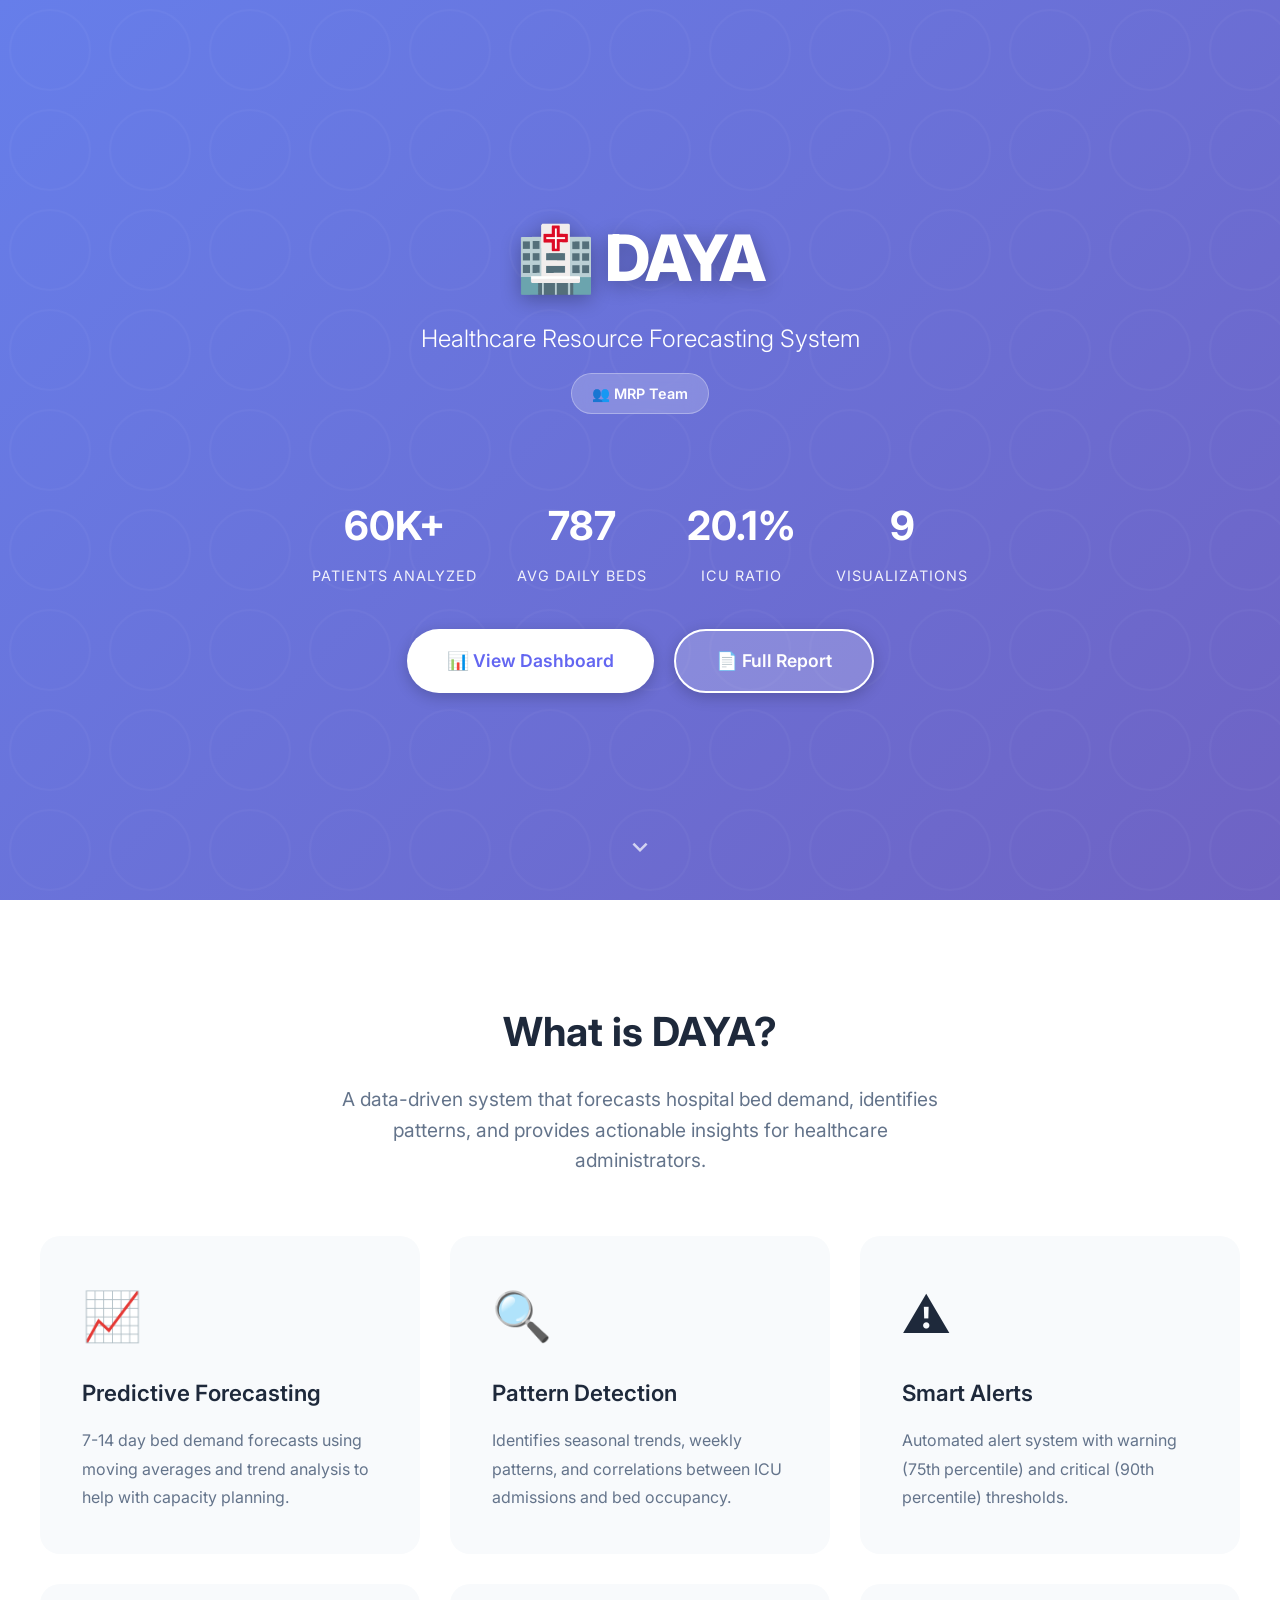
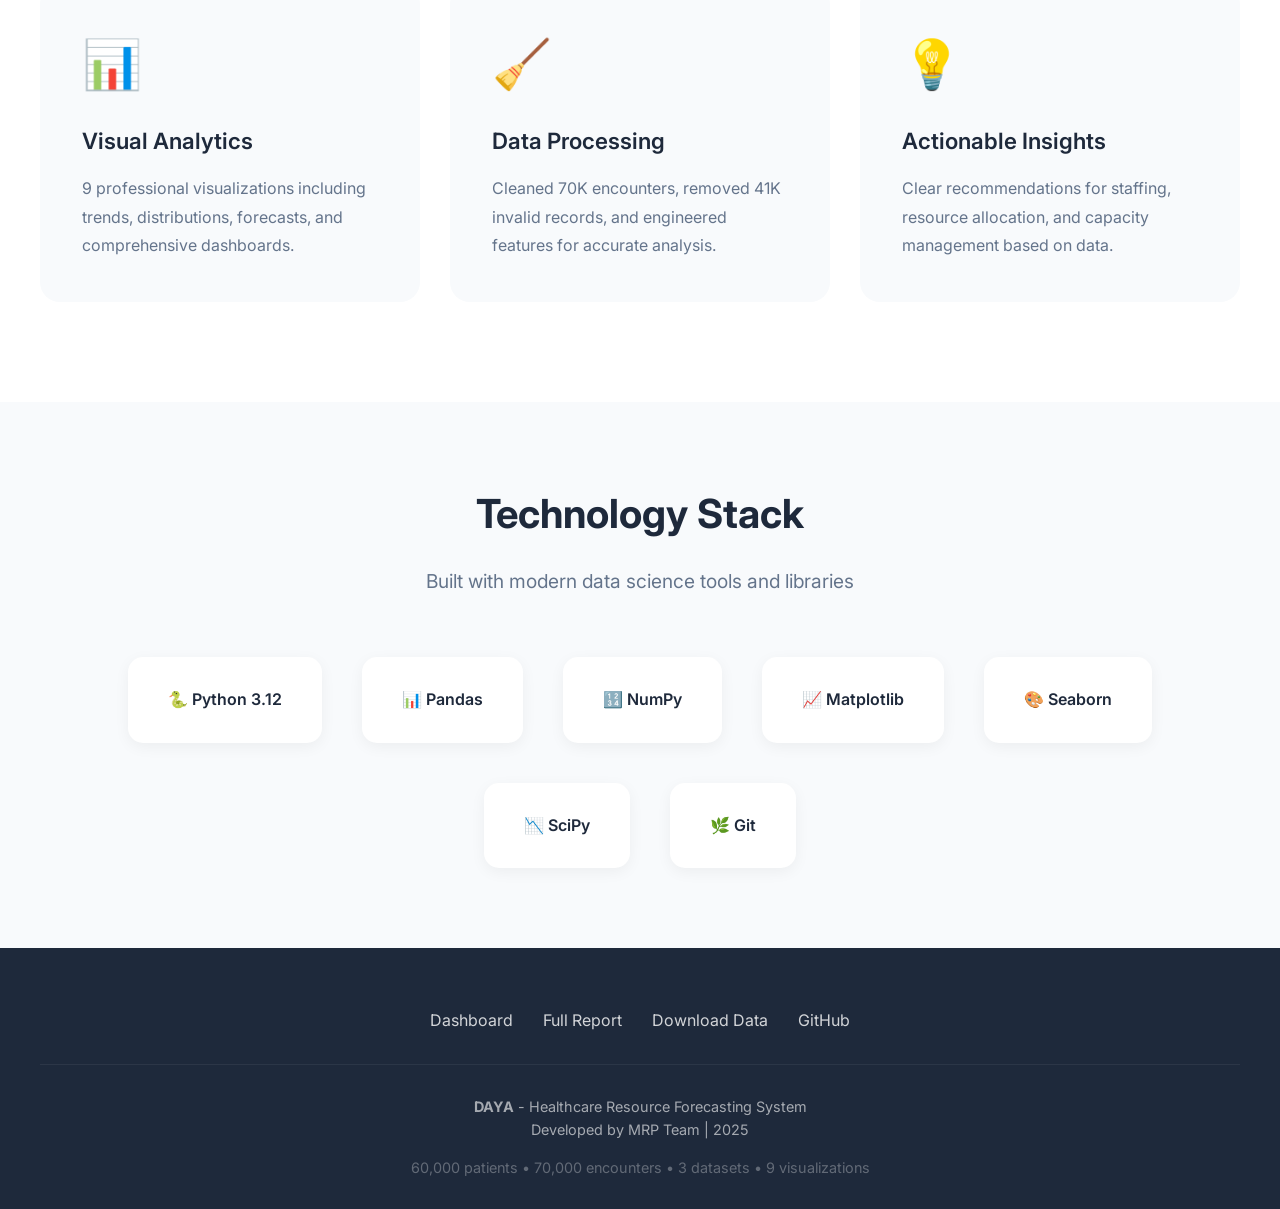
<file: index.html>
<!DOCTYPE html>
<html lang="en">
<head>
    <meta charset="UTF-8">
    <meta name="viewport" content="width=device-width, initial-scale=1.0">
    <title>DAYA - Healthcare Resource Forecasting | MRP Team</title>
    <link href="https://fonts.googleapis.com/css2?family=Inter:wght@300;400;500;600;700;800&display=swap" rel="stylesheet">
    <style>
        * {
            margin: 0;
            padding: 0;
            box-sizing: border-box;
        }
        
        :root {
            --primary: #6366f1;
            --primary-dark: #4f46e5;
            --secondary: #8b5cf6;
            --accent: #ec4899;
            --success: #10b981;
            --warning: #f59e0b;
            --danger: #ef4444;
            --dark: #1e293b;
            --light: #f8fafc;
            --gray: #64748b;
        }
        
        body {
            font-family: 'Inter', -apple-system, BlinkMacSystemFont, sans-serif;
            background: linear-gradient(135deg, #667eea 0%, #764ba2 100%);
            color: var(--dark);
            line-height: 1.6;
            overflow-x: hidden;
        }
        
        /* Hero Section */
        .hero {
            min-height: 100vh;
            display: flex;
            align-items: center;
            justify-content: center;
            text-align: center;
            color: white;
            padding: 40px 20px;
            position: relative;
            overflow: hidden;
        }
        
        .hero::before {
            content: '';
            position: absolute;
            top: 0;
            left: 0;
            right: 0;
            bottom: 0;
            background: url('data:image/svg+xml,<svg width="100" height="100" xmlns="http://www.w3.org/2000/svg"><rect width="100" height="100" fill="none"/><circle cx="50" cy="50" r="40" stroke="rgba(255,255,255,0.1)" stroke-width="2" fill="none"/></svg>');
            opacity: 0.3;
            animation: float 20s infinite linear;
        }
        
        @keyframes float {
            from { transform: translateY(0); }
            to { transform: translateY(-100px); }
        }
        
        .hero-content {
            position: relative;
            z-index: 1;
            max-width: 900px;
        }
        
        .logo {
            font-size: 4em;
            font-weight: 800;
            margin-bottom: 10px;
            letter-spacing: -2px;
            text-shadow: 0 4px 20px rgba(0,0,0,0.3);
            animation: fadeInDown 1s ease;
        }
        
        .tagline {
            font-size: 1.5em;
            font-weight: 300;
            margin-bottom: 15px;
            opacity: 0.95;
            animation: fadeInUp 1s ease 0.2s both;
        }
        
        .team-badge {
            display: inline-block;
            background: rgba(255,255,255,0.2);
            backdrop-filter: blur(10px);
            padding: 8px 20px;
            border-radius: 50px;
            font-size: 0.9em;
            font-weight: 600;
            margin-bottom: 40px;
            border: 1px solid rgba(255,255,255,0.3);
            animation: fadeInUp 1s ease 0.4s both;
        }
        
        .stats-row {
            display: flex;
            justify-content: center;
            gap: 40px;
            margin: 40px 0;
            flex-wrap: wrap;
            animation: fadeInUp 1s ease 0.6s both;
        }
        
        .stat-item {
            text-align: center;
        }
        
        .stat-value {
            font-size: 2.5em;
            font-weight: 700;
            display: block;
            margin-bottom: 5px;
        }
        
        .stat-label {
            font-size: 0.9em;
            opacity: 0.9;
            text-transform: uppercase;
            letter-spacing: 1px;
        }
        
        .cta-buttons {
            display: flex;
            gap: 20px;
            justify-content: center;
            margin-top: 40px;
            flex-wrap: wrap;
            animation: fadeInUp 1s ease 0.8s both;
        }
        
        .btn {
            padding: 16px 40px;
            border-radius: 50px;
            text-decoration: none;
            font-weight: 600;
            font-size: 1.1em;
            transition: all 0.3s ease;
            display: inline-flex;
            align-items: center;
            gap: 10px;
            box-shadow: 0 4px 15px rgba(0,0,0,0.2);
        }
        
        .btn-primary {
            background: white;
            color: var(--primary);
        }
        
        .btn-primary:hover {
            transform: translateY(-2px);
            box-shadow: 0 6px 25px rgba(0,0,0,0.3);
        }
        
        .btn-secondary {
            background: rgba(255,255,255,0.2);
            color: white;
            border: 2px solid white;
            backdrop-filter: blur(10px);
        }
        
        .btn-secondary:hover {
            background: rgba(255,255,255,0.3);
            transform: translateY(-2px);
        }
        
        /* Scroll Indicator */
        .scroll-indicator {
            position: absolute;
            bottom: 30px;
            left: 50%;
            transform: translateX(-50%);
            animation: bounce 2s infinite;
        }
        
        @keyframes bounce {
            0%, 20%, 50%, 80%, 100% { transform: translateX(-50%) translateY(0); }
            40% { transform: translateX(-50%) translateY(-10px); }
            60% { transform: translateX(-50%) translateY(-5px); }
        }
        
        .scroll-indicator svg {
            width: 30px;
            height: 30px;
            opacity: 0.7;
        }
        
        /* Features Section */
        .features {
            background: white;
            padding: 100px 40px;
        }
        
        .container {
            max-width: 1200px;
            margin: 0 auto;
        }
        
        .section-title {
            text-align: center;
            font-size: 2.5em;
            font-weight: 700;
            margin-bottom: 20px;
            color: var(--dark);
        }
        
        .section-subtitle {
            text-align: center;
            font-size: 1.2em;
            color: var(--gray);
            margin-bottom: 60px;
            max-width: 600px;
            margin-left: auto;
            margin-right: auto;
        }
        
        .features-grid {
            display: grid;
            grid-template-columns: repeat(auto-fit, minmax(300px, 1fr));
            gap: 30px;
            margin-top: 60px;
        }
        
        .feature-card {
            background: var(--light);
            padding: 40px;
            border-radius: 20px;
            transition: all 0.3s ease;
            border: 2px solid transparent;
        }
        
        .feature-card:hover {
            transform: translateY(-5px);
            box-shadow: 0 10px 40px rgba(0,0,0,0.1);
            border-color: var(--primary);
        }
        
        .feature-icon {
            font-size: 3em;
            margin-bottom: 20px;
        }
        
        .feature-title {
            font-size: 1.4em;
            font-weight: 600;
            margin-bottom: 15px;
            color: var(--dark);
        }
        
        .feature-desc {
            color: var(--gray);
            line-height: 1.8;
        }
        
        /* Tech Stack */
        .tech-stack {
            background: var(--light);
            padding: 80px 40px;
        }
        
        .tech-grid {
            display: flex;
            justify-content: center;
            gap: 40px;
            flex-wrap: wrap;
            margin-top: 40px;
        }
        
        .tech-item {
            background: white;
            padding: 30px 40px;
            border-radius: 15px;
            box-shadow: 0 4px 15px rgba(0,0,0,0.05);
            font-weight: 600;
            color: var(--dark);
            transition: all 0.3s ease;
        }
        
        .tech-item:hover {
            transform: translateY(-5px);
            box-shadow: 0 8px 25px rgba(0,0,0,0.1);
            color: var(--primary);
        }
        
        /* Footer */
        footer {
            background: var(--dark);
            color: white;
            padding: 60px 40px 30px;
            text-align: center;
        }
        
        .footer-content {
            max-width: 1200px;
            margin: 0 auto;
        }
        
        .footer-links {
            display: flex;
            justify-content: center;
            gap: 30px;
            margin-bottom: 30px;
            flex-wrap: wrap;
        }
        
        .footer-links a {
            color: rgba(255,255,255,0.8);
            text-decoration: none;
            transition: color 0.3s;
        }
        
        .footer-links a:hover {
            color: white;
        }
        
        .copyright {
            opacity: 0.6;
            font-size: 0.9em;
            margin-top: 30px;
            padding-top: 30px;
            border-top: 1px solid rgba(255,255,255,0.1);
        }
        
        /* Animations */
        @keyframes fadeInDown {
            from {
                opacity: 0;
                transform: translateY(-30px);
            }
            to {
                opacity: 1;
                transform: translateY(0);
            }
        }
        
        @keyframes fadeInUp {
            from {
                opacity: 0;
                transform: translateY(30px);
            }
            to {
                opacity: 1;
                transform: translateY(0);
            }
        }
        
        /* Responsive */
        @media (max-width: 768px) {
            .logo {
                font-size: 2.5em;
            }
            
            .tagline {
                font-size: 1.2em;
            }
            
            .stats-row {
                gap: 20px;
            }
            
            .stat-value {
                font-size: 2em;
            }
            
            .cta-buttons {
                flex-direction: column;
                align-items: stretch;
            }
            
            .btn {
                justify-content: center;
            }
        }
    </style>
</head>
<body>
    <!-- Hero Section -->
    <section class="hero">
        <div class="hero-content">
            <div class="logo">🏥 DAYA</div>
            <div class="tagline">Healthcare Resource Forecasting System</div>
            <div class="team-badge">👥 MRP Team</div>
            
            <div class="stats-row">
                <div class="stat-item">
                    <span class="stat-value">60K+</span>
                    <span class="stat-label">Patients Analyzed</span>
                </div>
                <div class="stat-item">
                    <span class="stat-value">787</span>
                    <span class="stat-label">Avg Daily Beds</span>
                </div>
                <div class="stat-item">
                    <span class="stat-value">20.1%</span>
                    <span class="stat-label">ICU Ratio</span>
                </div>
                <div class="stat-item">
                    <span class="stat-value">9</span>
                    <span class="stat-label">Visualizations</span>
                </div>
            </div>
            
            <div class="cta-buttons">
                <a href="view_dashboard.html" class="btn btn-primary">
                    📊 View Dashboard
                </a>
                <a href="PROJECT_REPORT.html" class="btn btn-secondary">
                    📄 Full Report
                </a>
            </div>
        </div>
        
        <div class="scroll-indicator">
            <svg fill="white" viewBox="0 0 24 24">
                <path d="M7.41 8.59L12 13.17l4.59-4.58L18 10l-6 6-6-6 1.41-1.41z"/>
            </svg>
        </div>
    </section>
    
    <!-- Features Section -->
    <section class="features">
        <div class="container">
            <h2 class="section-title">What is DAYA?</h2>
            <p class="section-subtitle">
                A data-driven system that forecasts hospital bed demand, identifies patterns, 
                and provides actionable insights for healthcare administrators.
            </p>
            
            <div class="features-grid">
                <div class="feature-card">
                    <div class="feature-icon">📈</div>
                    <h3 class="feature-title">Predictive Forecasting</h3>
                    <p class="feature-desc">
                        7-14 day bed demand forecasts using moving averages and trend analysis 
                        to help with capacity planning.
                    </p>
                </div>
                
                <div class="feature-card">
                    <div class="feature-icon">🔍</div>
                    <h3 class="feature-title">Pattern Detection</h3>
                    <p class="feature-desc">
                        Identifies seasonal trends, weekly patterns, and correlations between 
                        ICU admissions and bed occupancy.
                    </p>
                </div>
                
                <div class="feature-card">
                    <div class="feature-icon">⚠️</div>
                    <h3 class="feature-title">Smart Alerts</h3>
                    <p class="feature-desc">
                        Automated alert system with warning (75th percentile) and critical 
                        (90th percentile) thresholds.
                    </p>
                </div>
                
                <div class="feature-card">
                    <div class="feature-icon">📊</div>
                    <h3 class="feature-title">Visual Analytics</h3>
                    <p class="feature-desc">
                        9 professional visualizations including trends, distributions, forecasts, 
                        and comprehensive dashboards.
                    </p>
                </div>
                
                <div class="feature-card">
                    <div class="feature-icon">🧹</div>
                    <h3 class="feature-title">Data Processing</h3>
                    <p class="feature-desc">
                        Cleaned 70K encounters, removed 41K invalid records, and engineered 
                        features for accurate analysis.
                    </p>
                </div>
                
                <div class="feature-card">
                    <div class="feature-icon">💡</div>
                    <h3 class="feature-title">Actionable Insights</h3>
                    <p class="feature-desc">
                        Clear recommendations for staffing, resource allocation, and capacity 
                        management based on data.
                    </p>
                </div>
            </div>
        </div>
    </section>
    
    <!-- Tech Stack -->
    <section class="tech-stack">
        <div class="container">
            <h2 class="section-title">Technology Stack</h2>
            <p class="section-subtitle">
                Built with modern data science tools and libraries
            </p>
            
            <div class="tech-grid">
                <div class="tech-item">🐍 Python 3.12</div>
                <div class="tech-item">📊 Pandas</div>
                <div class="tech-item">🔢 NumPy</div>
                <div class="tech-item">📈 Matplotlib</div>
                <div class="tech-item">🎨 Seaborn</div>
                <div class="tech-item">📉 SciPy</div>
                <div class="tech-item">🌿 Git</div>
            </div>
        </div>
    </section>
    
    <!-- Footer -->
    <footer>
        <div class="footer-content">
            <div class="footer-links">
                <a href="view_dashboard.html">Dashboard</a>
                <a href="PROJECT_REPORT.html">Full Report</a>
                <a href="data/processed/daily_bed_occupancy.csv" download>Download Data</a>
                <a href="https://github.com/kalviumcommunity/S72_0326_MRP_Python_DAYA" target="_blank">GitHub</a>
            </div>
            
            <div class="copyright">
                <p><strong>DAYA</strong> - Healthcare Resource Forecasting System</p>
                <p>Developed by MRP Team | 2025</p>
                <p style="margin-top: 15px; opacity: 0.5;">
                    60,000 patients • 70,000 encounters • 3 datasets • 9 visualizations
                </p>
            </div>
        </div>
    </footer>
</body>
</html>
</file>
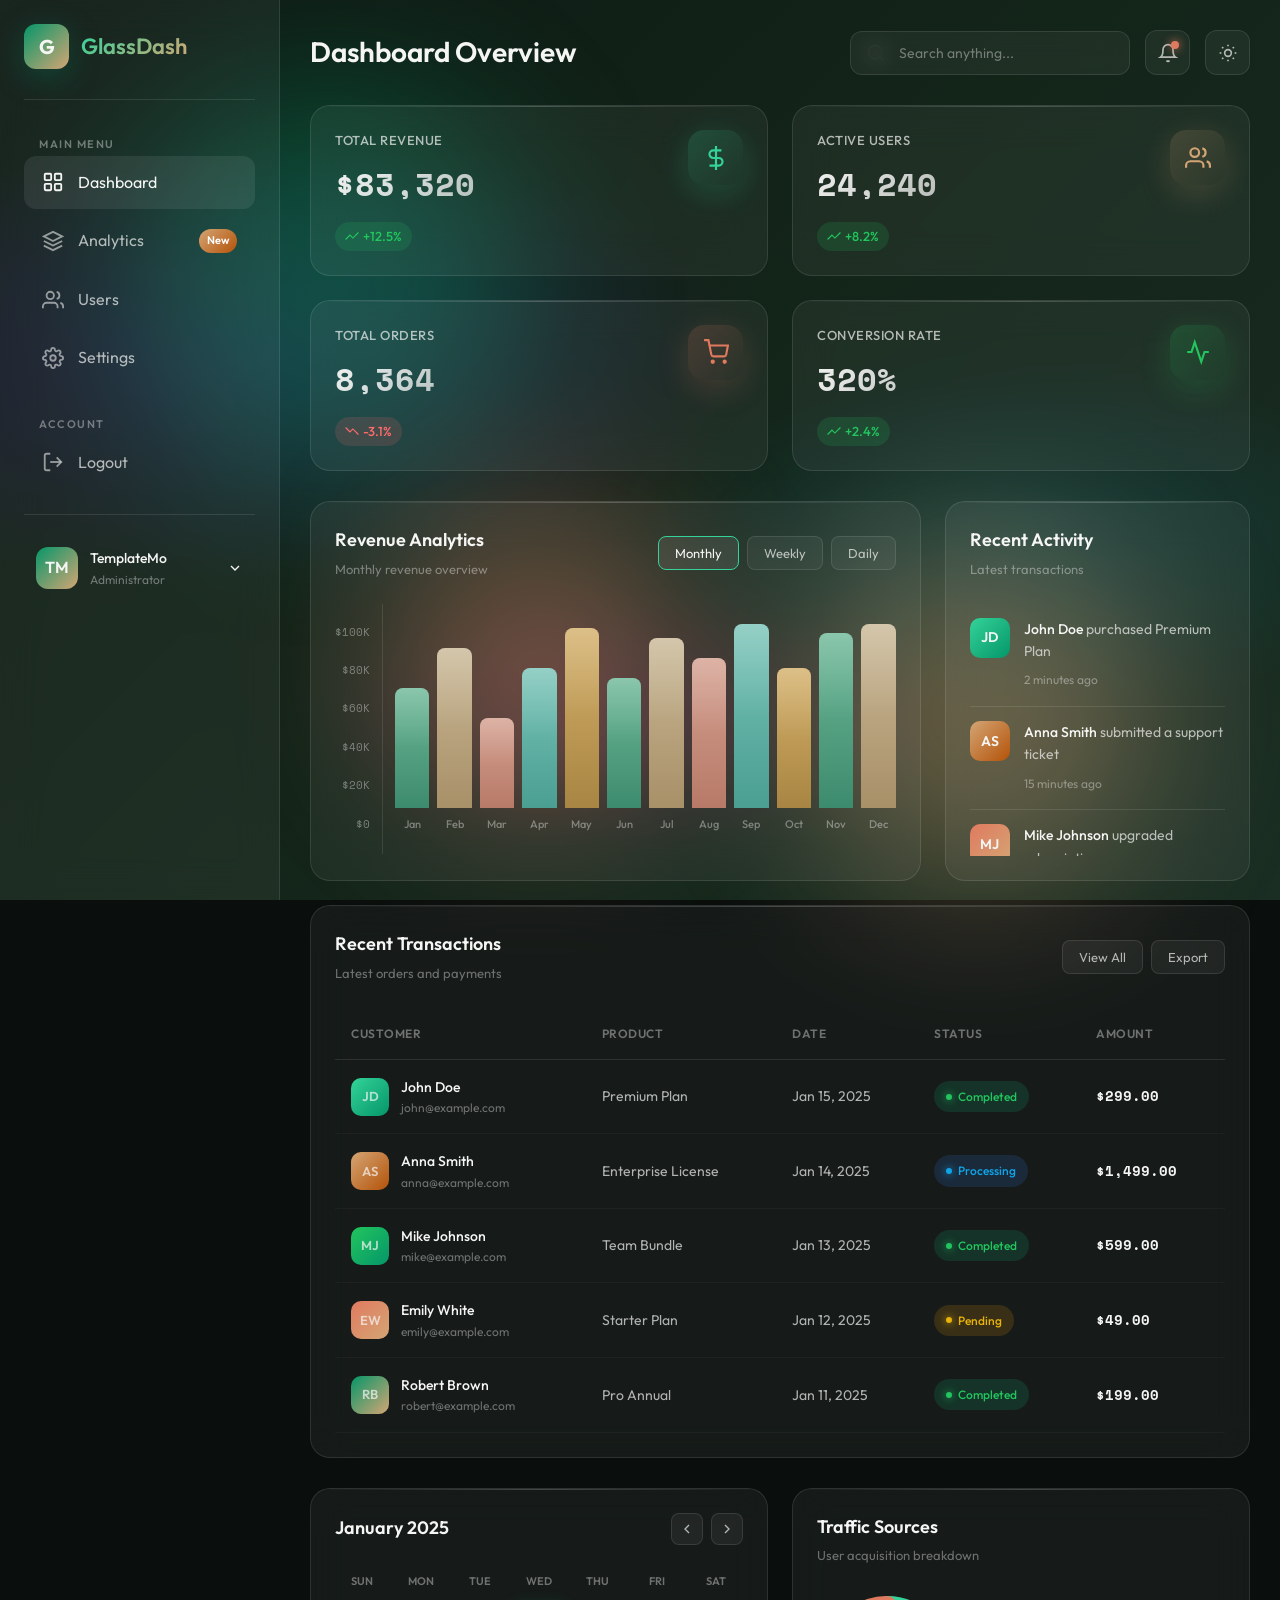
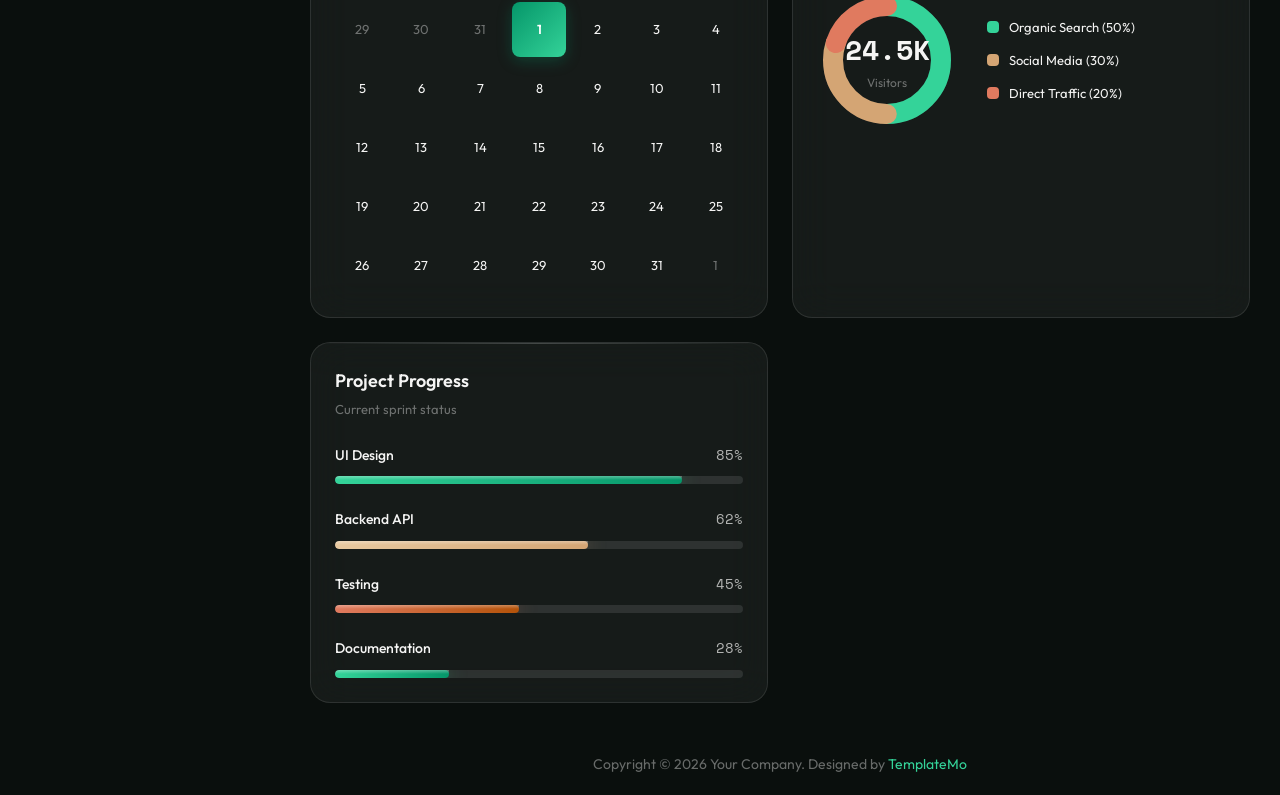
<file: templatemo_607_glass_admin/index.html>
<!DOCTYPE html>
<html lang="en">
<head>
    <meta charset="UTF-8">
    <meta name="viewport" content="width=device-width, initial-scale=1.0">
    <title>GlassAdmin Dashboard - 3D Glassmorphism Dashboard</title>
    <meta name="description" content="3D Glassmorphism Dashboard Template by TemplateMo">
    <link rel="preconnect" href="https://fonts.googleapis.com">
    <link rel="preconnect" href="https://fonts.gstatic.com" crossorigin>
    <link href="https://fonts.googleapis.com/css2?family=Outfit:wght@300;400;500;600;700&family=Space+Mono:wght@400;700&display=swap" rel="stylesheet">
    <link rel="stylesheet" href="templatemo-glass-admin-style.css">
    <!--

TemplateMo 607 Glass Admin

https://templatemo.com/tm-607-glass-admin

-->
</head>
<body>
    <!-- Animated Background -->
    <div class="background"></div>
    <div class="orb orb-1"></div>
    <div class="orb orb-2"></div>
    <div class="orb orb-3"></div>

    <div class="dashboard">
        <!-- Sidebar -->
        <aside class="sidebar" id="sidebar">
            <div class="sidebar-header">
                <div class="logo">G</div>
                <span class="logo-text">GlassDash</span>
            </div>

            <ul class="nav-menu">
                <li class="nav-section">
                    <span class="nav-section-title">Main Menu</span>
                    <ul>
                        <li class="nav-item">
                            <a href="index.html" class="nav-link active">
                                <svg class="nav-icon" viewBox="0 0 24 24" fill="none" stroke="currentColor" stroke-width="2">
                                    <rect x="3" y="3" width="7" height="7" rx="1"/>
                                    <rect x="14" y="3" width="7" height="7" rx="1"/>
                                    <rect x="3" y="14" width="7" height="7" rx="1"/>
                                    <rect x="14" y="14" width="7" height="7" rx="1"/>
                                </svg>
                                Dashboard
                            </a>
                        </li>
                        <li class="nav-item">
                            <a href="analytics.html" class="nav-link">
                                <svg class="nav-icon" viewBox="0 0 24 24" fill="none" stroke="currentColor" stroke-width="2">
                                    <path d="M12 2L2 7l10 5 10-5-10-5z"/>
                                    <path d="M2 17l10 5 10-5"/>
                                    <path d="M2 12l10 5 10-5"/>
                                </svg>
                                Analytics
                                <span class="nav-badge">New</span>
                            </a>
                        </li>
                        <li class="nav-item">
                            <a href="users.html" class="nav-link">
                                <svg class="nav-icon" viewBox="0 0 24 24" fill="none" stroke="currentColor" stroke-width="2">
                                    <path d="M17 21v-2a4 4 0 0 0-4-4H5a4 4 0 0 0-4 4v2"/>
                                    <circle cx="9" cy="7" r="4"/>
                                    <path d="M23 21v-2a4 4 0 0 0-3-3.87"/>
                                    <path d="M16 3.13a4 4 0 0 1 0 7.75"/>
                                </svg>
                                Users
                            </a>
                        </li>
                        <li class="nav-item">
                            <a href="settings.html" class="nav-link">
                                <svg class="nav-icon" viewBox="0 0 24 24" fill="none" stroke="currentColor" stroke-width="2">
                                    <circle cx="12" cy="12" r="3"/>
                                    <path d="M19.4 15a1.65 1.65 0 0 0 .33 1.82l.06.06a2 2 0 0 1 0 2.83 2 2 0 0 1-2.83 0l-.06-.06a1.65 1.65 0 0 0-1.82-.33 1.65 1.65 0 0 0-1 1.51V21a2 2 0 0 1-2 2 2 2 0 0 1-2-2v-.09A1.65 1.65 0 0 0 9 19.4a1.65 1.65 0 0 0-1.82.33l-.06.06a2 2 0 0 1-2.83 0 2 2 0 0 1 0-2.83l.06-.06a1.65 1.65 0 0 0 .33-1.82 1.65 1.65 0 0 0-1.51-1H3a2 2 0 0 1-2-2 2 2 0 0 1 2-2h.09A1.65 1.65 0 0 0 4.6 9a1.65 1.65 0 0 0-.33-1.82l-.06-.06a2 2 0 0 1 0-2.83 2 2 0 0 1 2.83 0l.06.06a1.65 1.65 0 0 0 1.82.33H9a1.65 1.65 0 0 0 1-1.51V3a2 2 0 0 1 2-2 2 2 0 0 1 2 2v.09a1.65 1.65 0 0 0 1 1.51 1.65 1.65 0 0 0 1.82-.33l.06-.06a2 2 0 0 1 2.83 0 2 2 0 0 1 0 2.83l-.06.06a1.65 1.65 0 0 0-.33 1.82V9a1.65 1.65 0 0 0 1.51 1H21a2 2 0 0 1 2 2 2 2 0 0 1-2 2h-.09a1.65 1.65 0 0 0-1.51 1z"/>
                                </svg>
                                Settings
                            </a>
                        </li>
                    </ul>
                </li>

                <li class="nav-section">
                    <span class="nav-section-title">Account</span>
                    <ul>
                        <li class="nav-item">
                            <a href="login.html" class="nav-link">
                                <svg class="nav-icon" viewBox="0 0 24 24" fill="none" stroke="currentColor" stroke-width="2">
                                    <path d="M9 21H5a2 2 0 0 1-2-2V5a2 2 0 0 1 2-2h4"/>
                                    <polyline points="16 17 21 12 16 7"/>
                                    <line x1="21" y1="12" x2="9" y2="12"/>
                                </svg>
                                Logout
                            </a>
                        </li>
                    </ul>
                </li>
            </ul>

            <div class="sidebar-footer">
                <div class="user-profile">
                    <div class="user-avatar">TM</div>
                    <div class="user-info">
                        <div class="user-name">TemplateMo</div>
                        <div class="user-role">Administrator</div>
                    </div>
                    <svg width="16" height="16" viewBox="0 0 24 24" fill="none" stroke="currentColor" stroke-width="2">
                        <polyline points="6 9 12 15 18 9"/>
                    </svg>
                </div>
            </div>
        </aside>

        <!-- Main Content -->
        <main class="main-content">
            <!-- Top Navbar -->
            <nav class="navbar">
                <h1 class="page-title">Dashboard Overview</h1>
                <div class="navbar-right">
                    <div class="search-box">
                        <svg class="search-icon" viewBox="0 0 24 24" fill="none" stroke="currentColor" stroke-width="2">
                            <circle cx="11" cy="11" r="8"/>
                            <line x1="21" y1="21" x2="16.65" y2="16.65"/>
                        </svg>
                        <input type="text" class="search-input" placeholder="Search anything...">
                    </div>
                    <button class="nav-btn">
                        <svg viewBox="0 0 24 24" fill="none" stroke="currentColor" stroke-width="2">
                            <path d="M18 8A6 6 0 0 0 6 8c0 7-3 9-3 9h18s-3-2-3-9"/>
                            <path d="M13.73 21a2 2 0 0 1-3.46 0"/>
                        </svg>
                        <span class="notification-dot"></span>
                    </button>
                    <button class="nav-btn" id="theme-toggle" title="Toggle Light/Dark Mode">
                        <svg class="icon-sun" viewBox="0 0 24 24" fill="none" stroke="currentColor" stroke-width="2">
                            <circle cx="12" cy="12" r="4"/>
                            <path d="M12 2v2"/><path d="M12 20v2"/>
                            <path d="M4.93 4.93l1.41 1.41"/><path d="M17.66 17.66l1.41 1.41"/>
                            <path d="M2 12h2"/><path d="M20 12h2"/>
                            <path d="M6.34 17.66l-1.41 1.41"/><path d="M19.07 4.93l-1.41 1.41"/>
                        </svg>
                        <svg class="icon-moon" viewBox="0 0 24 24" fill="none" stroke="currentColor" stroke-width="2" style="display: none;">
                            <path d="M21 12.79A9 9 0 1 1 11.21 3 7 7 0 0 0 21 12.79z"/>
                        </svg>
                    </button>
                </div>
            </nav>

            <!-- Stats Cards -->
            <section class="stats-grid">
                <div class="glass-card glass-card-3d stat-card">
                    <div class="stat-card-inner">
                        <div class="stat-info">
                            <h3>Total Revenue</h3>
                            <div class="stat-value">$84,254</div>
                            <span class="stat-change positive">
                                <svg width="14" height="14" viewBox="0 0 24 24" fill="none" stroke="currentColor" stroke-width="2"><polyline points="23 6 13.5 15.5 8.5 10.5 1 18"/></svg>
                                +12.5%
                            </span>
                        </div>
                        <div class="stat-icon cyan">
                            <svg viewBox="0 0 24 24" fill="none" stroke="var(--emerald-light)" stroke-width="2">
                                <line x1="12" y1="1" x2="12" y2="23"/><path d="M17 5H9.5a3.5 3.5 0 0 0 0 7h5a3.5 3.5 0 0 1 0 7H6"/>
                            </svg>
                        </div>
                    </div>
                </div>

                <div class="glass-card glass-card-3d stat-card">
                    <div class="stat-card-inner">
                        <div class="stat-info">
                            <h3>Active Users</h3>
                            <div class="stat-value">24,521</div>
                            <span class="stat-change positive">
                                <svg width="14" height="14" viewBox="0 0 24 24" fill="none" stroke="currentColor" stroke-width="2"><polyline points="23 6 13.5 15.5 8.5 10.5 1 18"/></svg>
                                +8.2%
                            </span>
                        </div>
                        <div class="stat-icon magenta">
                            <svg viewBox="0 0 24 24" fill="none" stroke="var(--gold)" stroke-width="2">
                                <path d="M17 21v-2a4 4 0 0 0-4-4H5a4 4 0 0 0-4 4v2"/><circle cx="9" cy="7" r="4"/>
                                <path d="M23 21v-2a4 4 0 0 0-3-3.87"/><path d="M16 3.13a4 4 0 0 1 0 7.75"/>
                            </svg>
                        </div>
                    </div>
                </div>

                <div class="glass-card glass-card-3d stat-card">
                    <div class="stat-card-inner">
                        <div class="stat-info">
                            <h3>Total Orders</h3>
                            <div class="stat-value">8,461</div>
                            <span class="stat-change negative">
                                <svg width="14" height="14" viewBox="0 0 24 24" fill="none" stroke="currentColor" stroke-width="2"><polyline points="23 18 13.5 8.5 8.5 13.5 1 6"/></svg>
                                -3.1%
                            </span>
                        </div>
                        <div class="stat-icon purple">
                            <svg viewBox="0 0 24 24" fill="none" stroke="var(--coral)" stroke-width="2">
                                <circle cx="9" cy="21" r="1"/><circle cx="20" cy="21" r="1"/>
                                <path d="M1 1h4l2.68 13.39a2 2 0 0 0 2 1.61h9.72a2 2 0 0 0 2-1.61L23 6H6"/>
                            </svg>
                        </div>
                    </div>
                </div>

                <div class="glass-card glass-card-3d stat-card">
                    <div class="stat-card-inner">
                        <div class="stat-info">
                            <h3>Conversion Rate</h3>
                            <div class="stat-value">3.24%</div>
                            <span class="stat-change positive">
                                <svg width="14" height="14" viewBox="0 0 24 24" fill="none" stroke="currentColor" stroke-width="2"><polyline points="23 6 13.5 15.5 8.5 10.5 1 18"/></svg>
                                +2.4%
                            </span>
                        </div>
                        <div class="stat-icon success">
                            <svg viewBox="0 0 24 24" fill="none" stroke="var(--success)" stroke-width="2">
                                <polyline points="22 12 18 12 15 21 9 3 6 12 2 12"/>
                            </svg>
                        </div>
                    </div>
                </div>
            </section>

            <!-- Content Grid -->
            <section class="content-grid">
                <!-- Chart Card -->
                <div class="glass-card chart-card">
                    <div class="card-header">
                        <div>
                            <h2 class="card-title">Revenue Analytics</h2>
                            <p class="card-subtitle">Monthly revenue overview</p>
                        </div>
                        <div class="card-actions">
                            <button class="card-btn active">Monthly</button>
                            <button class="card-btn">Weekly</button>
                            <button class="card-btn">Daily</button>
                        </div>
                    </div>
                    <div class="chart-wrapper">
                        <div class="chart-container">
                            <div class="chart-y-axis">
                                <span class="y-value">$100K</span>
                                <span class="y-value">$80K</span>
                                <span class="y-value">$60K</span>
                                <span class="y-value">$40K</span>
                                <span class="y-value">$20K</span>
                                <span class="y-value">$0</span>
                            </div>
                            <div class="chart-placeholder">
                                <div class="chart-bar-group"><div class="chart-bar bar-emerald" style="height: 120px;"></div><span class="chart-label">Jan</span></div>
                                <div class="chart-bar-group"><div class="chart-bar bar-gold" style="height: 160px;"></div><span class="chart-label">Feb</span></div>
                                <div class="chart-bar-group"><div class="chart-bar bar-coral" style="height: 90px;"></div><span class="chart-label">Mar</span></div>
                                <div class="chart-bar-group"><div class="chart-bar bar-teal" style="height: 140px;"></div><span class="chart-label">Apr</span></div>
                                <div class="chart-bar-group"><div class="chart-bar bar-amber" style="height: 180px;"></div><span class="chart-label">May</span></div>
                                <div class="chart-bar-group"><div class="chart-bar bar-emerald" style="height: 130px;"></div><span class="chart-label">Jun</span></div>
                                <div class="chart-bar-group"><div class="chart-bar bar-gold" style="height: 170px;"></div><span class="chart-label">Jul</span></div>
                                <div class="chart-bar-group"><div class="chart-bar bar-coral" style="height: 150px;"></div><span class="chart-label">Aug</span></div>
                                <div class="chart-bar-group"><div class="chart-bar bar-teal" style="height: 190px;"></div><span class="chart-label">Sep</span></div>
                                <div class="chart-bar-group"><div class="chart-bar bar-amber" style="height: 140px;"></div><span class="chart-label">Oct</span></div>
                                <div class="chart-bar-group"><div class="chart-bar bar-emerald" style="height: 175px;"></div><span class="chart-label">Nov</span></div>
                                <div class="chart-bar-group"><div class="chart-bar bar-gold" style="height: 200px;"></div><span class="chart-label">Dec</span></div>
                            </div>
                        </div>
                    </div>
                </div>

                <!-- Activity Feed -->
                <div class="glass-card activity-card">
                    <div class="card-header">
                        <div>
                            <h2 class="card-title">Recent Activity</h2>
                            <p class="card-subtitle">Latest transactions</p>
                        </div>
                    </div>
                    <div class="activity-list">
                        <div class="activity-item">
                            <div class="activity-avatar" style="background: linear-gradient(135deg, var(--emerald-light), var(--emerald));">JD</div>
                            <div class="activity-content">
                                <p class="activity-text"><strong>John Doe</strong> purchased Premium Plan</p>
                                <span class="activity-time">2 minutes ago</span>
                            </div>
                        </div>
                        <div class="activity-item">
                            <div class="activity-avatar" style="background: linear-gradient(135deg, var(--gold), var(--amber));">AS</div>
                            <div class="activity-content">
                                <p class="activity-text"><strong>Anna Smith</strong> submitted a support ticket</p>
                                <span class="activity-time">15 minutes ago</span>
                            </div>
                        </div>
                        <div class="activity-item">
                            <div class="activity-avatar" style="background: linear-gradient(135deg, var(--coral), var(--gold));">MJ</div>
                            <div class="activity-content">
                                <p class="activity-text"><strong>Mike Johnson</strong> upgraded subscription</p>
                                <span class="activity-time">1 hour ago</span>
                            </div>
                        </div>
                        <div class="activity-item">
                            <div class="activity-avatar" style="background: linear-gradient(135deg, var(--success), var(--emerald));">EW</div>
                            <div class="activity-content">
                                <p class="activity-text"><strong>Emily White</strong> completed onboarding</p>
                                <span class="activity-time">2 hours ago</span>
                            </div>
                        </div>
                        <div class="activity-item">
                            <div class="activity-avatar" style="background: linear-gradient(135deg, var(--warning), var(--gold));">RB</div>
                            <div class="activity-content">
                                <p class="activity-text"><strong>Robert Brown</strong> requested refund</p>
                                <span class="activity-time">3 hours ago</span>
                            </div>
                        </div>
                    </div>
                </div>

                <!-- Data Table -->
                <div class="glass-card table-card">
                    <div class="card-header">
                        <div>
                            <h2 class="card-title">Recent Transactions</h2>
                            <p class="card-subtitle">Latest orders and payments</p>
                        </div>
                        <div class="card-actions">
                            <button class="card-btn">View All</button>
                            <button class="card-btn">Export</button>
                        </div>
                    </div>
                    <div class="table-wrapper">
                        <table class="data-table">
                            <thead>
                                <tr>
                                    <th>Customer</th>
                                    <th>Product</th>
                                    <th>Date</th>
                                    <th>Status</th>
                                    <th>Amount</th>
                                </tr>
                            </thead>
                            <tbody>
                                <tr>
                                    <td><div class="table-user"><div class="table-avatar" style="background: linear-gradient(135deg, var(--emerald-light), var(--emerald));">JD</div><div class="table-user-info"><span class="table-user-name">John Doe</span><span class="table-user-email">john@example.com</span></div></div></td>
                                    <td>Premium Plan</td>
                                    <td>Jan 15, 2025</td>
                                    <td><span class="status-badge completed">Completed</span></td>
                                    <td><span class="table-amount">$299.00</span></td>
                                </tr>
                                <tr>
                                    <td><div class="table-user"><div class="table-avatar" style="background: linear-gradient(135deg, var(--gold), var(--amber));">AS</div><div class="table-user-info"><span class="table-user-name">Anna Smith</span><span class="table-user-email">anna@example.com</span></div></div></td>
                                    <td>Enterprise License</td>
                                    <td>Jan 14, 2025</td>
                                    <td><span class="status-badge processing">Processing</span></td>
                                    <td><span class="table-amount">$1,499.00</span></td>
                                </tr>
                                <tr>
                                    <td><div class="table-user"><div class="table-avatar" style="background: linear-gradient(135deg, var(--success), var(--emerald));">MJ</div><div class="table-user-info"><span class="table-user-name">Mike Johnson</span><span class="table-user-email">mike@example.com</span></div></div></td>
                                    <td>Team Bundle</td>
                                    <td>Jan 13, 2025</td>
                                    <td><span class="status-badge completed">Completed</span></td>
                                    <td><span class="table-amount">$599.00</span></td>
                                </tr>
                                <tr>
                                    <td><div class="table-user"><div class="table-avatar" style="background: linear-gradient(135deg, var(--coral), var(--gold));">EW</div><div class="table-user-info"><span class="table-user-name">Emily White</span><span class="table-user-email">emily@example.com</span></div></div></td>
                                    <td>Starter Plan</td>
                                    <td>Jan 12, 2025</td>
                                    <td><span class="status-badge pending">Pending</span></td>
                                    <td><span class="table-amount">$49.00</span></td>
                                </tr>
                                <tr>
                                    <td><div class="table-user"><div class="table-avatar" style="background: linear-gradient(135deg, var(--emerald), var(--gold));">RB</div><div class="table-user-info"><span class="table-user-name">Robert Brown</span><span class="table-user-email">robert@example.com</span></div></div></td>
                                    <td>Pro Annual</td>
                                    <td>Jan 11, 2025</td>
                                    <td><span class="status-badge completed">Completed</span></td>
                                    <td><span class="table-amount">$199.00</span></td>
                                </tr>
                            </tbody>
                        </table>
                    </div>
                </div>
            </section>

            <!-- Bottom Grid -->
            <section class="bottom-grid">
                <!-- Calendar Widget -->
                <div class="glass-card">
                    <div class="calendar-header">
                        <h2 class="card-title">January 2025</h2>
                        <div class="calendar-nav">
                            <button class="calendar-nav-btn"><svg viewBox="0 0 24 24" fill="none" stroke="currentColor" stroke-width="2"><polyline points="15 18 9 12 15 6"/></svg></button>
                            <button class="calendar-nav-btn"><svg viewBox="0 0 24 24" fill="none" stroke="currentColor" stroke-width="2"><polyline points="9 18 15 12 9 6"/></svg></button>
                        </div>
                    </div>
                    <div class="calendar-grid">
                        <span class="calendar-day-name">Sun</span><span class="calendar-day-name">Mon</span><span class="calendar-day-name">Tue</span><span class="calendar-day-name">Wed</span><span class="calendar-day-name">Thu</span><span class="calendar-day-name">Fri</span><span class="calendar-day-name">Sat</span>
                        <span class="calendar-day other-month">29</span><span class="calendar-day other-month">30</span><span class="calendar-day other-month">31</span><span class="calendar-day today">1</span><span class="calendar-day">2</span><span class="calendar-day">3</span><span class="calendar-day">4</span>
                        <span class="calendar-day">5</span><span class="calendar-day">6</span><span class="calendar-day">7</span><span class="calendar-day">8</span><span class="calendar-day">9</span><span class="calendar-day">10</span><span class="calendar-day">11</span>
                        <span class="calendar-day">12</span><span class="calendar-day">13</span><span class="calendar-day">14</span><span class="calendar-day">15</span><span class="calendar-day">16</span><span class="calendar-day">17</span><span class="calendar-day">18</span>
                        <span class="calendar-day">19</span><span class="calendar-day">20</span><span class="calendar-day">21</span><span class="calendar-day">22</span><span class="calendar-day">23</span><span class="calendar-day">24</span><span class="calendar-day">25</span>
                        <span class="calendar-day">26</span><span class="calendar-day">27</span><span class="calendar-day">28</span><span class="calendar-day">29</span><span class="calendar-day">30</span><span class="calendar-day">31</span><span class="calendar-day other-month">1</span>
                    </div>
                </div>

                <!-- Donut Chart -->
                <div class="glass-card">
                    <div class="card-header">
                        <div>
                            <h2 class="card-title">Traffic Sources</h2>
                            <p class="card-subtitle">User acquisition breakdown</p>
                        </div>
                    </div>
                    <div class="donut-container">
                        <div class="donut-chart">
                            <svg width="140" height="140" viewBox="0 0 140 140">
                                <circle class="donut-bg" cx="70" cy="70" r="54"/>
                                <circle class="donut-segment" cx="70" cy="70" r="54" stroke="var(--emerald-light)" stroke-dasharray="169.6 339.3" stroke-dashoffset="0"/>
                                <circle class="donut-segment" cx="70" cy="70" r="54" stroke="var(--gold)" stroke-dasharray="101.8 339.3" stroke-dashoffset="-169.6"/>
                                <circle class="donut-segment" cx="70" cy="70" r="54" stroke="var(--coral)" stroke-dasharray="67.9 339.3" stroke-dashoffset="-271.4"/>
                            </svg>
                            <div class="donut-center">
                                <div class="donut-value">24.5K</div>
                                <div class="donut-label">Visitors</div>
                            </div>
                        </div>
                        <div class="donut-legend">
                            <div class="legend-item"><span class="legend-color cyan"></span><span>Organic Search (50%)</span></div>
                            <div class="legend-item"><span class="legend-color magenta"></span><span>Social Media (30%)</span></div>
                            <div class="legend-item"><span class="legend-color purple"></span><span>Direct Traffic (20%)</span></div>
                        </div>
                    </div>
                </div>

                <!-- Progress Card -->
                <div class="glass-card progress-card">
                    <div class="card-header">
                        <div>
                            <h2 class="card-title">Project Progress</h2>
                            <p class="card-subtitle">Current sprint status</p>
                        </div>
                    </div>
                    <div class="progress-item">
                        <div class="progress-header"><span class="progress-label">UI Design</span><span class="progress-value">85%</span></div>
                        <div class="progress-bar"><div class="progress-fill cyan" style="width: 85%;"></div></div>
                    </div>
                    <div class="progress-item">
                        <div class="progress-header"><span class="progress-label">Backend API</span><span class="progress-value">62%</span></div>
                        <div class="progress-bar"><div class="progress-fill magenta" style="width: 62%;"></div></div>
                    </div>
                    <div class="progress-item">
                        <div class="progress-header"><span class="progress-label">Testing</span><span class="progress-value">45%</span></div>
                        <div class="progress-bar"><div class="progress-fill purple" style="width: 45%;"></div></div>
                    </div>
                    <div class="progress-item">
                        <div class="progress-header"><span class="progress-label">Documentation</span><span class="progress-value">28%</span></div>
                        <div class="progress-bar"><div class="progress-fill cyan" style="width: 28%;"></div></div>
                    </div>
                </div>
            </section>
        </main>
    </div>

    <!-- Mobile Menu Toggle -->
    <button class="mobile-menu-toggle">
        <svg viewBox="0 0 24 24" fill="none" stroke="currentColor" stroke-width="2">
            <line x1="3" y1="12" x2="21" y2="12"/><line x1="3" y1="6" x2="21" y2="6"/><line x1="3" y1="18" x2="21" y2="18"/>
        </svg>
    </button>

    <!-- Footer -->
    <footer class="site-footer">
        <p>Copyright © 2026 Your Company. Designed by <a href="https://templatemo.com" target="_blank" rel="nofollow">TemplateMo</a></p>
    </footer>

    <script src="templatemo-glass-admin-script.js"></script>
    <!-- TemplateMo 607 Glass Admin -->
</body>
</html>
</file>
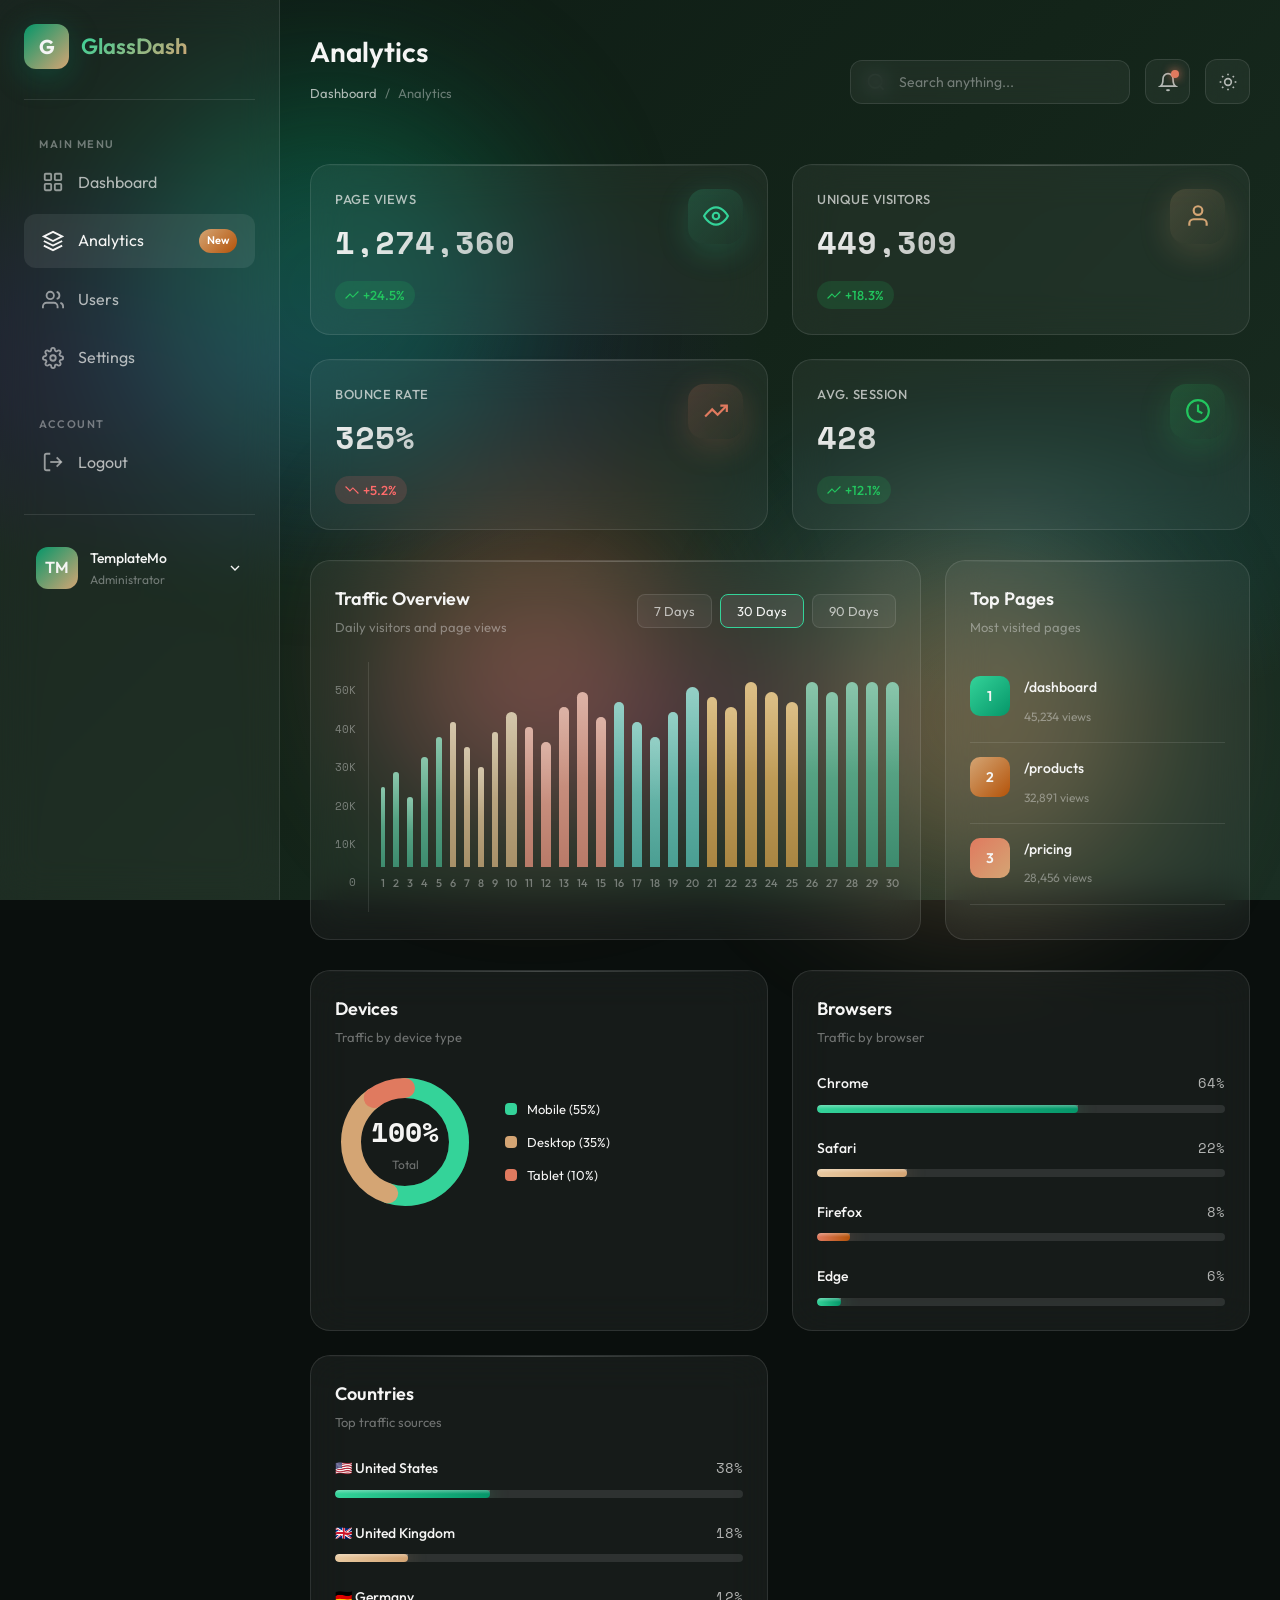
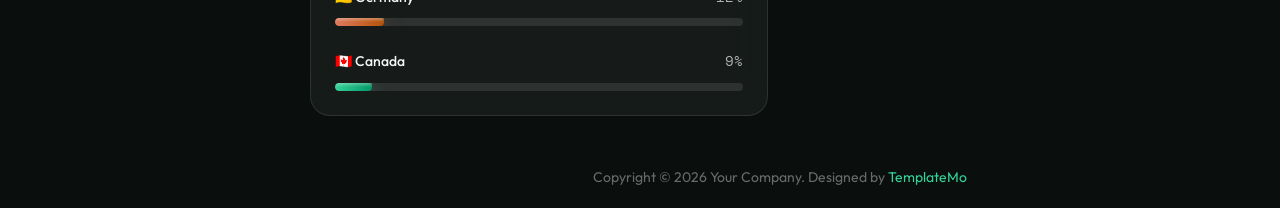
<file: templatemo_607_glass_admin/analytics.html>
<!DOCTYPE html>
<html lang="en">
<head>
    <meta charset="UTF-8">
    <meta name="viewport" content="width=device-width, initial-scale=1.0">
    <title>Analytics - 3D Glassmorphism Dashboard</title>
    <meta name="description" content="3D Glassmorphism Dashboard Template by TemplateMo">
    <link rel="preconnect" href="https://fonts.googleapis.com">
    <link rel="preconnect" href="https://fonts.gstatic.com" crossorigin>
    <link href="https://fonts.googleapis.com/css2?family=Outfit:wght@300;400;500;600;700&family=Space+Mono:wght@400;700&display=swap" rel="stylesheet">
    <link rel="stylesheet" href="templatemo-glass-admin-style.css">
    <!--

TemplateMo 607 Glass Admin

https://templatemo.com/tm-607-glass-admin

-->
</head>
<body>
    <!-- Animated Background -->
    <div class="background"></div>
    <div class="orb orb-1"></div>
    <div class="orb orb-2"></div>
    <div class="orb orb-3"></div>

    <div class="dashboard">
        <!-- Sidebar -->
        <aside class="sidebar" id="sidebar">
            <div class="sidebar-header">
                <div class="logo">G</div>
                <span class="logo-text">GlassDash</span>
            </div>

            <ul class="nav-menu">
                <li class="nav-section">
                    <span class="nav-section-title">Main Menu</span>
                    <ul>
                        <li class="nav-item">
                            <a href="index.html" class="nav-link">
                                <svg class="nav-icon" viewBox="0 0 24 24" fill="none" stroke="currentColor" stroke-width="2">
                                    <rect x="3" y="3" width="7" height="7" rx="1"/><rect x="14" y="3" width="7" height="7" rx="1"/>
                                    <rect x="3" y="14" width="7" height="7" rx="1"/><rect x="14" y="14" width="7" height="7" rx="1"/>
                                </svg>
                                Dashboard
                            </a>
                        </li>
                        <li class="nav-item">
                            <a href="analytics.html" class="nav-link active">
                                <svg class="nav-icon" viewBox="0 0 24 24" fill="none" stroke="currentColor" stroke-width="2">
                                    <path d="M12 2L2 7l10 5 10-5-10-5z"/><path d="M2 17l10 5 10-5"/><path d="M2 12l10 5 10-5"/>
                                </svg>
                                Analytics
                                <span class="nav-badge">New</span>
                            </a>
                        </li>
                        <li class="nav-item">
                            <a href="users.html" class="nav-link">
                                <svg class="nav-icon" viewBox="0 0 24 24" fill="none" stroke="currentColor" stroke-width="2">
                                    <path d="M17 21v-2a4 4 0 0 0-4-4H5a4 4 0 0 0-4 4v2"/><circle cx="9" cy="7" r="4"/>
                                    <path d="M23 21v-2a4 4 0 0 0-3-3.87"/><path d="M16 3.13a4 4 0 0 1 0 7.75"/>
                                </svg>
                                Users
                            </a>
                        </li>
                        <li class="nav-item">
                            <a href="settings.html" class="nav-link">
                                <svg class="nav-icon" viewBox="0 0 24 24" fill="none" stroke="currentColor" stroke-width="2">
                                    <circle cx="12" cy="12" r="3"/>
                                    <path d="M19.4 15a1.65 1.65 0 0 0 .33 1.82l.06.06a2 2 0 0 1 0 2.83 2 2 0 0 1-2.83 0l-.06-.06a1.65 1.65 0 0 0-1.82-.33 1.65 1.65 0 0 0-1 1.51V21a2 2 0 0 1-2 2 2 2 0 0 1-2-2v-.09A1.65 1.65 0 0 0 9 19.4a1.65 1.65 0 0 0-1.82.33l-.06.06a2 2 0 0 1-2.83 0 2 2 0 0 1 0-2.83l.06-.06a1.65 1.65 0 0 0 .33-1.82 1.65 1.65 0 0 0-1.51-1H3a2 2 0 0 1-2-2 2 2 0 0 1 2-2h.09A1.65 1.65 0 0 0 4.6 9a1.65 1.65 0 0 0-.33-1.82l-.06-.06a2 2 0 0 1 0-2.83 2 2 0 0 1 2.83 0l.06.06a1.65 1.65 0 0 0 1.82.33H9a1.65 1.65 0 0 0 1-1.51V3a2 2 0 0 1 2-2 2 2 0 0 1 2 2v.09a1.65 1.65 0 0 0 1 1.51 1.65 1.65 0 0 0 1.82-.33l.06-.06a2 2 0 0 1 2.83 0 2 2 0 0 1 0 2.83l-.06.06a1.65 1.65 0 0 0-.33 1.82V9a1.65 1.65 0 0 0 1.51 1H21a2 2 0 0 1 2 2 2 2 0 0 1-2 2h-.09a1.65 1.65 0 0 0-1.51 1z"/>
                                </svg>
                                Settings
                            </a>
                        </li>
                    </ul>
                </li>

                <li class="nav-section">
                    <span class="nav-section-title">Account</span>
                    <ul>
                        <li class="nav-item">
                            <a href="login.html" class="nav-link">
                                <svg class="nav-icon" viewBox="0 0 24 24" fill="none" stroke="currentColor" stroke-width="2">
                                    <path d="M9 21H5a2 2 0 0 1-2-2V5a2 2 0 0 1 2-2h4"/>
                                    <polyline points="16 17 21 12 16 7"/><line x1="21" y1="12" x2="9" y2="12"/>
                                </svg>
                                Logout
                            </a>
                        </li>
                    </ul>
                </li>
            </ul>

            <div class="sidebar-footer">
                <div class="user-profile">
                    <div class="user-avatar">TM</div>
                    <div class="user-info">
                        <div class="user-name">TemplateMo</div>
                        <div class="user-role">Administrator</div>
                    </div>
                    <svg width="16" height="16" viewBox="0 0 24 24" fill="none" stroke="currentColor" stroke-width="2">
                        <polyline points="6 9 12 15 18 9"/>
                    </svg>
                </div>
            </div>
        </aside>

        <!-- Main Content -->
        <main class="main-content">
            <!-- Top Navbar -->
            <nav class="navbar">
                <div class="page-header">
                    <h1 class="page-title">Analytics</h1>
                    <div class="page-breadcrumb">
                        <a href="index.html">Dashboard</a>
                        <span>/</span>
                        <span>Analytics</span>
                    </div>
                </div>
                <div class="navbar-right">
                    <div class="search-box">
                        <svg class="search-icon" viewBox="0 0 24 24" fill="none" stroke="currentColor" stroke-width="2">
                            <circle cx="11" cy="11" r="8"/><line x1="21" y1="21" x2="16.65" y2="16.65"/>
                        </svg>
                        <input type="text" class="search-input" placeholder="Search anything...">
                    </div>
                    <button class="nav-btn">
                        <svg viewBox="0 0 24 24" fill="none" stroke="currentColor" stroke-width="2">
                            <path d="M18 8A6 6 0 0 0 6 8c0 7-3 9-3 9h18s-3-2-3-9"/><path d="M13.73 21a2 2 0 0 1-3.46 0"/>
                        </svg>
                        <span class="notification-dot"></span>
                    </button>
                    <button class="nav-btn" id="theme-toggle" title="Toggle Light/Dark Mode">
                        <svg class="icon-sun" viewBox="0 0 24 24" fill="none" stroke="currentColor" stroke-width="2">
                            <circle cx="12" cy="12" r="4"/><path d="M12 2v2"/><path d="M12 20v2"/>
                            <path d="M4.93 4.93l1.41 1.41"/><path d="M17.66 17.66l1.41 1.41"/>
                            <path d="M2 12h2"/><path d="M20 12h2"/>
                            <path d="M6.34 17.66l-1.41 1.41"/><path d="M19.07 4.93l-1.41 1.41"/>
                        </svg>
                        <svg class="icon-moon" viewBox="0 0 24 24" fill="none" stroke="currentColor" stroke-width="2" style="display: none;">
                            <path d="M21 12.79A9 9 0 1 1 11.21 3 7 7 0 0 0 21 12.79z"/>
                        </svg>
                    </button>
                </div>
            </nav>

            <!-- Stats Cards -->
            <section class="stats-grid">
                <div class="glass-card glass-card-3d stat-card">
                    <div class="stat-card-inner">
                        <div class="stat-info">
                            <h3>Page Views</h3>
                            <div class="stat-value">1,284,521</div>
                            <span class="stat-change positive">
                                <svg width="14" height="14" viewBox="0 0 24 24" fill="none" stroke="currentColor" stroke-width="2"><polyline points="23 6 13.5 15.5 8.5 10.5 1 18"/></svg>
                                +24.5%
                            </span>
                        </div>
                        <div class="stat-icon cyan">
                            <svg viewBox="0 0 24 24" fill="none" stroke="var(--emerald-light)" stroke-width="2">
                                <path d="M1 12s4-8 11-8 11 8 11 8-4 8-11 8-11-8-11-8z"/><circle cx="12" cy="12" r="3"/>
                            </svg>
                        </div>
                    </div>
                </div>

                <div class="glass-card glass-card-3d stat-card">
                    <div class="stat-card-inner">
                        <div class="stat-info">
                            <h3>Unique Visitors</h3>
                            <div class="stat-value">452,892</div>
                            <span class="stat-change positive">
                                <svg width="14" height="14" viewBox="0 0 24 24" fill="none" stroke="currentColor" stroke-width="2"><polyline points="23 6 13.5 15.5 8.5 10.5 1 18"/></svg>
                                +18.3%
                            </span>
                        </div>
                        <div class="stat-icon magenta">
                            <svg viewBox="0 0 24 24" fill="none" stroke="var(--gold)" stroke-width="2">
                                <path d="M20 21v-2a4 4 0 0 0-4-4H8a4 4 0 0 0-4 4v2"/><circle cx="12" cy="7" r="4"/>
                            </svg>
                        </div>
                    </div>
                </div>

                <div class="glass-card glass-card-3d stat-card">
                    <div class="stat-card-inner">
                        <div class="stat-info">
                            <h3>Bounce Rate</h3>
                            <div class="stat-value">32.8%</div>
                            <span class="stat-change negative">
                                <svg width="14" height="14" viewBox="0 0 24 24" fill="none" stroke="currentColor" stroke-width="2"><polyline points="23 18 13.5 8.5 8.5 13.5 1 6"/></svg>
                                +5.2%
                            </span>
                        </div>
                        <div class="stat-icon purple">
                            <svg viewBox="0 0 24 24" fill="none" stroke="var(--coral)" stroke-width="2">
                                <polyline points="22 7 13.5 15.5 8.5 10.5 2 17"/><polyline points="16 7 22 7 22 13"/>
                            </svg>
                        </div>
                    </div>
                </div>

                <div class="glass-card glass-card-3d stat-card">
                    <div class="stat-card-inner">
                        <div class="stat-info">
                            <h3>Avg. Session</h3>
                            <div class="stat-value">4:32</div>
                            <span class="stat-change positive">
                                <svg width="14" height="14" viewBox="0 0 24 24" fill="none" stroke="currentColor" stroke-width="2"><polyline points="23 6 13.5 15.5 8.5 10.5 1 18"/></svg>
                                +12.1%
                            </span>
                        </div>
                        <div class="stat-icon success">
                            <svg viewBox="0 0 24 24" fill="none" stroke="var(--success)" stroke-width="2">
                                <circle cx="12" cy="12" r="10"/><polyline points="12 6 12 12 16 14"/>
                            </svg>
                        </div>
                    </div>
                </div>
            </section>

            <!-- Content Grid -->
            <section class="content-grid">
                <!-- Main Chart -->
                <div class="glass-card chart-card">
                    <div class="card-header">
                        <div>
                            <h2 class="card-title">Traffic Overview</h2>
                            <p class="card-subtitle">Daily visitors and page views</p>
                        </div>
                        <div class="card-actions">
                            <button class="card-btn">7 Days</button>
                            <button class="card-btn active">30 Days</button>
                            <button class="card-btn">90 Days</button>
                        </div>
                    </div>
                    <div class="chart-wrapper">
                        <div class="chart-container">
                            <div class="chart-y-axis">
                                <span class="y-value">50K</span>
                                <span class="y-value">40K</span>
                                <span class="y-value">30K</span>
                                <span class="y-value">20K</span>
                                <span class="y-value">10K</span>
                                <span class="y-value">0</span>
                            </div>
                            <div class="chart-placeholder">
                                <div class="chart-bar-group"><div class="chart-bar bar-emerald" style="height: 80px;"></div><span class="chart-label">1</span></div>
                                <div class="chart-bar-group"><div class="chart-bar bar-emerald" style="height: 95px;"></div><span class="chart-label">2</span></div>
                                <div class="chart-bar-group"><div class="chart-bar bar-emerald" style="height: 70px;"></div><span class="chart-label">3</span></div>
                                <div class="chart-bar-group"><div class="chart-bar bar-emerald" style="height: 110px;"></div><span class="chart-label">4</span></div>
                                <div class="chart-bar-group"><div class="chart-bar bar-emerald" style="height: 130px;"></div><span class="chart-label">5</span></div>
                                <div class="chart-bar-group"><div class="chart-bar bar-gold" style="height: 145px;"></div><span class="chart-label">6</span></div>
                                <div class="chart-bar-group"><div class="chart-bar bar-gold" style="height: 120px;"></div><span class="chart-label">7</span></div>
                                <div class="chart-bar-group"><div class="chart-bar bar-gold" style="height: 100px;"></div><span class="chart-label">8</span></div>
                                <div class="chart-bar-group"><div class="chart-bar bar-gold" style="height: 135px;"></div><span class="chart-label">9</span></div>
                                <div class="chart-bar-group"><div class="chart-bar bar-gold" style="height: 155px;"></div><span class="chart-label">10</span></div>
                                <div class="chart-bar-group"><div class="chart-bar bar-coral" style="height: 140px;"></div><span class="chart-label">11</span></div>
                                <div class="chart-bar-group"><div class="chart-bar bar-coral" style="height: 125px;"></div><span class="chart-label">12</span></div>
                                <div class="chart-bar-group"><div class="chart-bar bar-coral" style="height: 160px;"></div><span class="chart-label">13</span></div>
                                <div class="chart-bar-group"><div class="chart-bar bar-coral" style="height: 175px;"></div><span class="chart-label">14</span></div>
                                <div class="chart-bar-group"><div class="chart-bar bar-coral" style="height: 150px;"></div><span class="chart-label">15</span></div>
                                <div class="chart-bar-group"><div class="chart-bar bar-teal" style="height: 165px;"></div><span class="chart-label">16</span></div>
                                <div class="chart-bar-group"><div class="chart-bar bar-teal" style="height: 145px;"></div><span class="chart-label">17</span></div>
                                <div class="chart-bar-group"><div class="chart-bar bar-teal" style="height: 130px;"></div><span class="chart-label">18</span></div>
                                <div class="chart-bar-group"><div class="chart-bar bar-teal" style="height: 155px;"></div><span class="chart-label">19</span></div>
                                <div class="chart-bar-group"><div class="chart-bar bar-teal" style="height: 180px;"></div><span class="chart-label">20</span></div>
                                <div class="chart-bar-group"><div class="chart-bar bar-amber" style="height: 170px;"></div><span class="chart-label">21</span></div>
                                <div class="chart-bar-group"><div class="chart-bar bar-amber" style="height: 160px;"></div><span class="chart-label">22</span></div>
                                <div class="chart-bar-group"><div class="chart-bar bar-amber" style="height: 185px;"></div><span class="chart-label">23</span></div>
                                <div class="chart-bar-group"><div class="chart-bar bar-amber" style="height: 175px;"></div><span class="chart-label">24</span></div>
                                <div class="chart-bar-group"><div class="chart-bar bar-amber" style="height: 165px;"></div><span class="chart-label">25</span></div>
                                <div class="chart-bar-group"><div class="chart-bar bar-emerald" style="height: 190px;"></div><span class="chart-label">26</span></div>
                                <div class="chart-bar-group"><div class="chart-bar bar-emerald" style="height: 175px;"></div><span class="chart-label">27</span></div>
                                <div class="chart-bar-group"><div class="chart-bar bar-emerald" style="height: 195px;"></div><span class="chart-label">28</span></div>
                                <div class="chart-bar-group"><div class="chart-bar bar-emerald" style="height: 185px;"></div><span class="chart-label">29</span></div>
                                <div class="chart-bar-group"><div class="chart-bar bar-emerald" style="height: 200px;"></div><span class="chart-label">30</span></div>
                            </div>
                        </div>
                    </div>
                </div>

                <!-- Top Pages -->
                <div class="glass-card activity-card">
                    <div class="card-header">
                        <div>
                            <h2 class="card-title">Top Pages</h2>
                            <p class="card-subtitle">Most visited pages</p>
                        </div>
                    </div>
                    <div class="activity-list">
                        <div class="activity-item">
                            <div class="activity-avatar" style="background: linear-gradient(135deg, var(--emerald-light), var(--emerald));">1</div>
                            <div class="activity-content">
                                <p class="activity-text"><strong>/dashboard</strong></p>
                                <span class="activity-time">45,234 views</span>
                            </div>
                        </div>
                        <div class="activity-item">
                            <div class="activity-avatar" style="background: linear-gradient(135deg, var(--gold), var(--amber));">2</div>
                            <div class="activity-content">
                                <p class="activity-text"><strong>/products</strong></p>
                                <span class="activity-time">32,891 views</span>
                            </div>
                        </div>
                        <div class="activity-item">
                            <div class="activity-avatar" style="background: linear-gradient(135deg, var(--coral), var(--gold));">3</div>
                            <div class="activity-content">
                                <p class="activity-text"><strong>/pricing</strong></p>
                                <span class="activity-time">28,456 views</span>
                            </div>
                        </div>
                        <div class="activity-item">
                            <div class="activity-avatar" style="background: linear-gradient(135deg, var(--success), var(--emerald));">4</div>
                            <div class="activity-content">
                                <p class="activity-text"><strong>/about</strong></p>
                                <span class="activity-time">19,234 views</span>
                            </div>
                        </div>
                        <div class="activity-item">
                            <div class="activity-avatar" style="background: linear-gradient(135deg, var(--warning), var(--gold));">5</div>
                            <div class="activity-content">
                                <p class="activity-text"><strong>/contact</strong></p>
                                <span class="activity-time">12,567 views</span>
                            </div>
                        </div>
                    </div>
                </div>
            </section>

            <!-- Bottom Grid -->
            <section class="bottom-grid">
                <!-- Device Breakdown -->
                <div class="glass-card">
                    <div class="card-header">
                        <div>
                            <h2 class="card-title">Devices</h2>
                            <p class="card-subtitle">Traffic by device type</p>
                        </div>
                    </div>
                    <div class="donut-container">
                        <div class="donut-chart">
                            <svg width="140" height="140" viewBox="0 0 140 140">
                                <circle class="donut-bg" cx="70" cy="70" r="54"/>
                                <circle class="donut-segment" cx="70" cy="70" r="54" stroke="var(--emerald-light)" stroke-dasharray="186.6 339.3" stroke-dashoffset="0"/>
                                <circle class="donut-segment" cx="70" cy="70" r="54" stroke="var(--gold)" stroke-dasharray="118.8 339.3" stroke-dashoffset="-186.6"/>
                                <circle class="donut-segment" cx="70" cy="70" r="54" stroke="var(--coral)" stroke-dasharray="33.9 339.3" stroke-dashoffset="-305.4"/>
                            </svg>
                            <div class="donut-center">
                                <div class="donut-value">100%</div>
                                <div class="donut-label">Total</div>
                            </div>
                        </div>
                        <div class="donut-legend">
                            <div class="legend-item"><span class="legend-color cyan"></span><span>Mobile (55%)</span></div>
                            <div class="legend-item"><span class="legend-color magenta"></span><span>Desktop (35%)</span></div>
                            <div class="legend-item"><span class="legend-color purple"></span><span>Tablet (10%)</span></div>
                        </div>
                    </div>
                </div>

                <!-- Browser Stats -->
                <div class="glass-card progress-card">
                    <div class="card-header">
                        <div>
                            <h2 class="card-title">Browsers</h2>
                            <p class="card-subtitle">Traffic by browser</p>
                        </div>
                    </div>
                    <div class="progress-item">
                        <div class="progress-header"><span class="progress-label">Chrome</span><span class="progress-value">64%</span></div>
                        <div class="progress-bar"><div class="progress-fill cyan" style="width: 64%;"></div></div>
                    </div>
                    <div class="progress-item">
                        <div class="progress-header"><span class="progress-label">Safari</span><span class="progress-value">22%</span></div>
                        <div class="progress-bar"><div class="progress-fill magenta" style="width: 22%;"></div></div>
                    </div>
                    <div class="progress-item">
                        <div class="progress-header"><span class="progress-label">Firefox</span><span class="progress-value">8%</span></div>
                        <div class="progress-bar"><div class="progress-fill purple" style="width: 8%;"></div></div>
                    </div>
                    <div class="progress-item">
                        <div class="progress-header"><span class="progress-label">Edge</span><span class="progress-value">6%</span></div>
                        <div class="progress-bar"><div class="progress-fill cyan" style="width: 6%;"></div></div>
                    </div>
                </div>

                <!-- Countries -->
                <div class="glass-card progress-card">
                    <div class="card-header">
                        <div>
                            <h2 class="card-title">Countries</h2>
                            <p class="card-subtitle">Top traffic sources</p>
                        </div>
                    </div>
                    <div class="progress-item">
                        <div class="progress-header"><span class="progress-label">🇺🇸 United States</span><span class="progress-value">38%</span></div>
                        <div class="progress-bar"><div class="progress-fill cyan" style="width: 38%;"></div></div>
                    </div>
                    <div class="progress-item">
                        <div class="progress-header"><span class="progress-label">🇬🇧 United Kingdom</span><span class="progress-value">18%</span></div>
                        <div class="progress-bar"><div class="progress-fill magenta" style="width: 18%;"></div></div>
                    </div>
                    <div class="progress-item">
                        <div class="progress-header"><span class="progress-label">🇩🇪 Germany</span><span class="progress-value">12%</span></div>
                        <div class="progress-bar"><div class="progress-fill purple" style="width: 12%;"></div></div>
                    </div>
                    <div class="progress-item">
                        <div class="progress-header"><span class="progress-label">🇨🇦 Canada</span><span class="progress-value">9%</span></div>
                        <div class="progress-bar"><div class="progress-fill cyan" style="width: 9%;"></div></div>
                    </div>
                </div>
            </section>
        </main>
    </div>

    <!-- Mobile Menu Toggle -->
    <button class="mobile-menu-toggle">
        <svg viewBox="0 0 24 24" fill="none" stroke="currentColor" stroke-width="2">
            <line x1="3" y1="12" x2="21" y2="12"/><line x1="3" y1="6" x2="21" y2="6"/><line x1="3" y1="18" x2="21" y2="18"/>
        </svg>
    </button>

    <!-- Footer -->
    <footer class="site-footer">
        <p>Copyright © 2026 Your Company. Designed by <a href="https://templatemo.com" target="_blank" rel="nofollow">TemplateMo</a></p>
    </footer>

    <script src="templatemo-glass-admin-script.js"></script>
    <!-- TemplateMo 607 Glass Admin -->
</body>
</html>
</file>
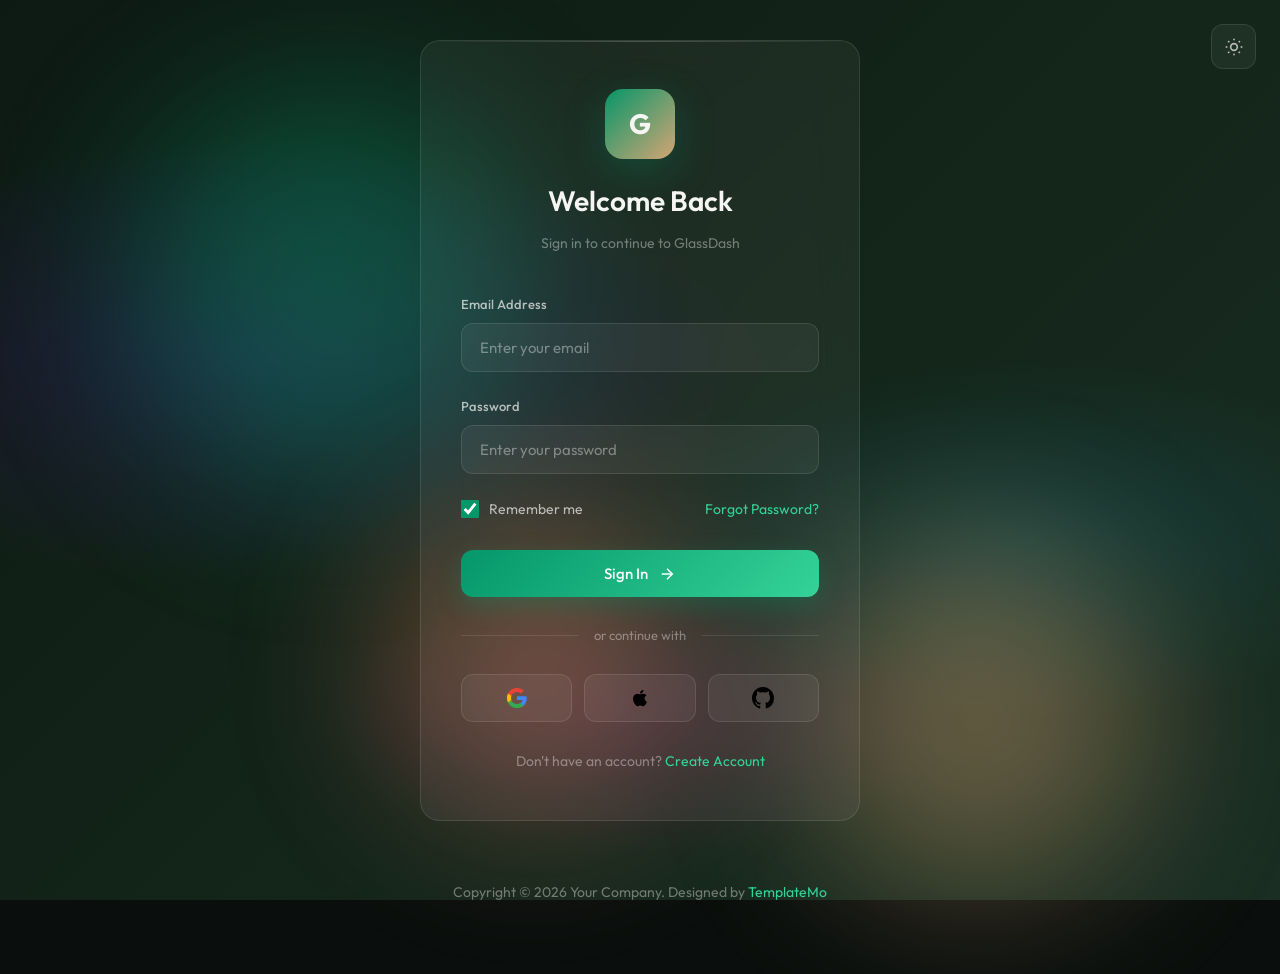
<file: templatemo_607_glass_admin/login.html>
<!DOCTYPE html>
<html lang="en">
<head>
    <meta charset="UTF-8">
    <meta name="viewport" content="width=device-width, initial-scale=1.0">
    <title>Login - 3D Glassmorphism Dashboard</title>
    <meta name="description" content="3D Glassmorphism Dashboard Template by TemplateMo">
    <link rel="preconnect" href="https://fonts.googleapis.com">
    <link rel="preconnect" href="https://fonts.gstatic.com" crossorigin>
    <link href="https://fonts.googleapis.com/css2?family=Outfit:wght@300;400;500;600;700&family=Space+Mono:wght@400;700&display=swap" rel="stylesheet">
    <link rel="stylesheet" href="templatemo-glass-admin-style.css">
    <!--

TemplateMo 607 Glass Admin

https://templatemo.com/tm-607-glass-admin

-->
</head>
<body>
    <!-- Animated Background -->
    <div class="background"></div>
    <div class="orb orb-1"></div>
    <div class="orb orb-2"></div>
    <div class="orb orb-3"></div>

    <div class="login-page">
        <!-- Theme Toggle -->
        <button class="theme-toggle-float" id="theme-toggle" title="Toggle Light/Dark Mode">
            <svg class="icon-sun" viewBox="0 0 24 24" fill="none" stroke="currentColor" stroke-width="2">
                <circle cx="12" cy="12" r="4"/><path d="M12 2v2"/><path d="M12 20v2"/>
                <path d="M4.93 4.93l1.41 1.41"/><path d="M17.66 17.66l1.41 1.41"/>
                <path d="M2 12h2"/><path d="M20 12h2"/>
                <path d="M6.34 17.66l-1.41 1.41"/><path d="M19.07 4.93l-1.41 1.41"/>
            </svg>
            <svg class="icon-moon" viewBox="0 0 24 24" fill="none" stroke="currentColor" stroke-width="2" style="display: none;">
                <path d="M21 12.79A9 9 0 1 1 11.21 3 7 7 0 0 0 21 12.79z"/>
            </svg>
        </button>

        <div class="login-container">
            <div class="login-card">
                <div class="login-header">
                    <div class="login-logo">G</div>
                    <h1 class="login-title">Welcome Back</h1>
                    <p class="login-subtitle">Sign in to continue to GlassDash</p>
                </div>

                <form data-validate data-redirect="index.html">
                    <div class="form-group">
                        <label class="form-label" for="email">Email Address</label>
                        <input type="email" id="email" class="form-input" placeholder="Enter your email" required>
                    </div>

                    <div class="form-group">
                        <label class="form-label" for="password">Password</label>
                        <input type="password" id="password" class="form-input" placeholder="Enter your password" required>
                    </div>

                    <div class="form-row">
                        <label class="checkbox-label">
                            <input type="checkbox" checked>
                            Remember me
                        </label>
                        <a href="#" class="forgot-link">Forgot Password?</a>
                    </div>

                    <button type="submit" class="btn btn-primary">
                        Sign In
                        <svg width="18" height="18" viewBox="0 0 24 24" fill="none" stroke="currentColor" stroke-width="2">
                            <line x1="5" y1="12" x2="19" y2="12"/>
                            <polyline points="12 5 19 12 12 19"/>
                        </svg>
                    </button>
                </form>

                <div class="divider">
                    <span>or continue with</span>
                </div>

                <div class="social-login">
                    <button class="social-btn" title="Sign in with Google">
                        <svg viewBox="0 0 24 24" fill="currentColor">
                            <path d="M22.56 12.25c0-.78-.07-1.53-.2-2.25H12v4.26h5.92c-.26 1.37-1.04 2.53-2.21 3.31v2.77h3.57c2.08-1.92 3.28-4.74 3.28-8.09z" fill="#4285F4"/>
                            <path d="M12 23c2.97 0 5.46-.98 7.28-2.66l-3.57-2.77c-.98.66-2.23 1.06-3.71 1.06-2.86 0-5.29-1.93-6.16-4.53H2.18v2.84C3.99 20.53 7.7 23 12 23z" fill="#34A853"/>
                            <path d="M5.84 14.09c-.22-.66-.35-1.36-.35-2.09s.13-1.43.35-2.09V7.07H2.18C1.43 8.55 1 10.22 1 12s.43 3.45 1.18 4.93l2.85-2.22.81-.62z" fill="#FBBC05"/>
                            <path d="M12 5.38c1.62 0 3.06.56 4.21 1.64l3.15-3.15C17.45 2.09 14.97 1 12 1 7.7 1 3.99 3.47 2.18 7.07l3.66 2.84c.87-2.6 3.3-4.53 6.16-4.53z" fill="#EA4335"/>
                        </svg>
                    </button>
                    <button class="social-btn" title="Sign in with Apple">
                        <svg viewBox="0 0 24 24" fill="currentColor">
                            <path d="M17.05 20.28c-.98.95-2.05.8-3.08.35-1.09-.46-2.09-.48-3.24 0-1.44.62-2.2.44-3.06-.35C2.79 15.25 3.51 7.59 9.05 7.31c1.35.07 2.29.74 3.08.8 1.18-.24 2.31-.93 3.57-.84 1.51.12 2.65.72 3.4 1.8-3.12 1.87-2.38 5.98.48 7.13-.57 1.5-1.31 2.99-2.54 4.09l.01-.01zM12.03 7.25c-.15-2.23 1.66-4.07 3.74-4.25.29 2.58-2.34 4.5-3.74 4.25z"/>
                        </svg>
                    </button>
                    <button class="social-btn" title="Sign in with GitHub">
                        <svg viewBox="0 0 24 24" fill="currentColor">
                            <path d="M12 0C5.37 0 0 5.37 0 12c0 5.31 3.435 9.795 8.205 11.385.6.105.825-.255.825-.57 0-.285-.015-1.23-.015-2.235-3.015.555-3.795-.735-4.035-1.41-.135-.345-.72-1.41-1.23-1.695-.42-.225-1.02-.78-.015-.795.945-.015 1.62.87 1.845 1.23 1.08 1.815 2.805 1.305 3.495.99.105-.78.42-1.305.765-1.605-2.67-.3-5.46-1.335-5.46-5.925 0-1.305.465-2.385 1.23-3.225-.12-.3-.54-1.53.12-3.18 0 0 1.005-.315 3.3 1.23.96-.27 1.98-.405 3-.405s2.04.135 3 .405c2.295-1.56 3.3-1.23 3.3-1.23.66 1.65.24 2.88.12 3.18.765.84 1.23 1.905 1.23 3.225 0 4.605-2.805 5.625-5.475 5.925.435.375.81 1.095.81 2.22 0 1.605-.015 2.895-.015 3.3 0 .315.225.69.825.57A12.02 12.02 0 0024 12c0-6.63-5.37-12-12-12z"/>
                        </svg>
                    </button>
                </div>

                <p class="login-footer">
                    Don't have an account? <a href="register.html">Create Account</a>
                </p>
            </div>
        </div>

        <!-- Footer -->
        <footer class="site-footer">
            <p>Copyright © 2026 Your Company. Designed by <a href="https://templatemo.com" target="_blank" rel="nofollow">TemplateMo</a></p>
        </footer>
    </div>

    <script src="templatemo-glass-admin-script.js"></script>
    <!-- TemplateMo 607 Glass Admin -->
</body>
</html>
</file>
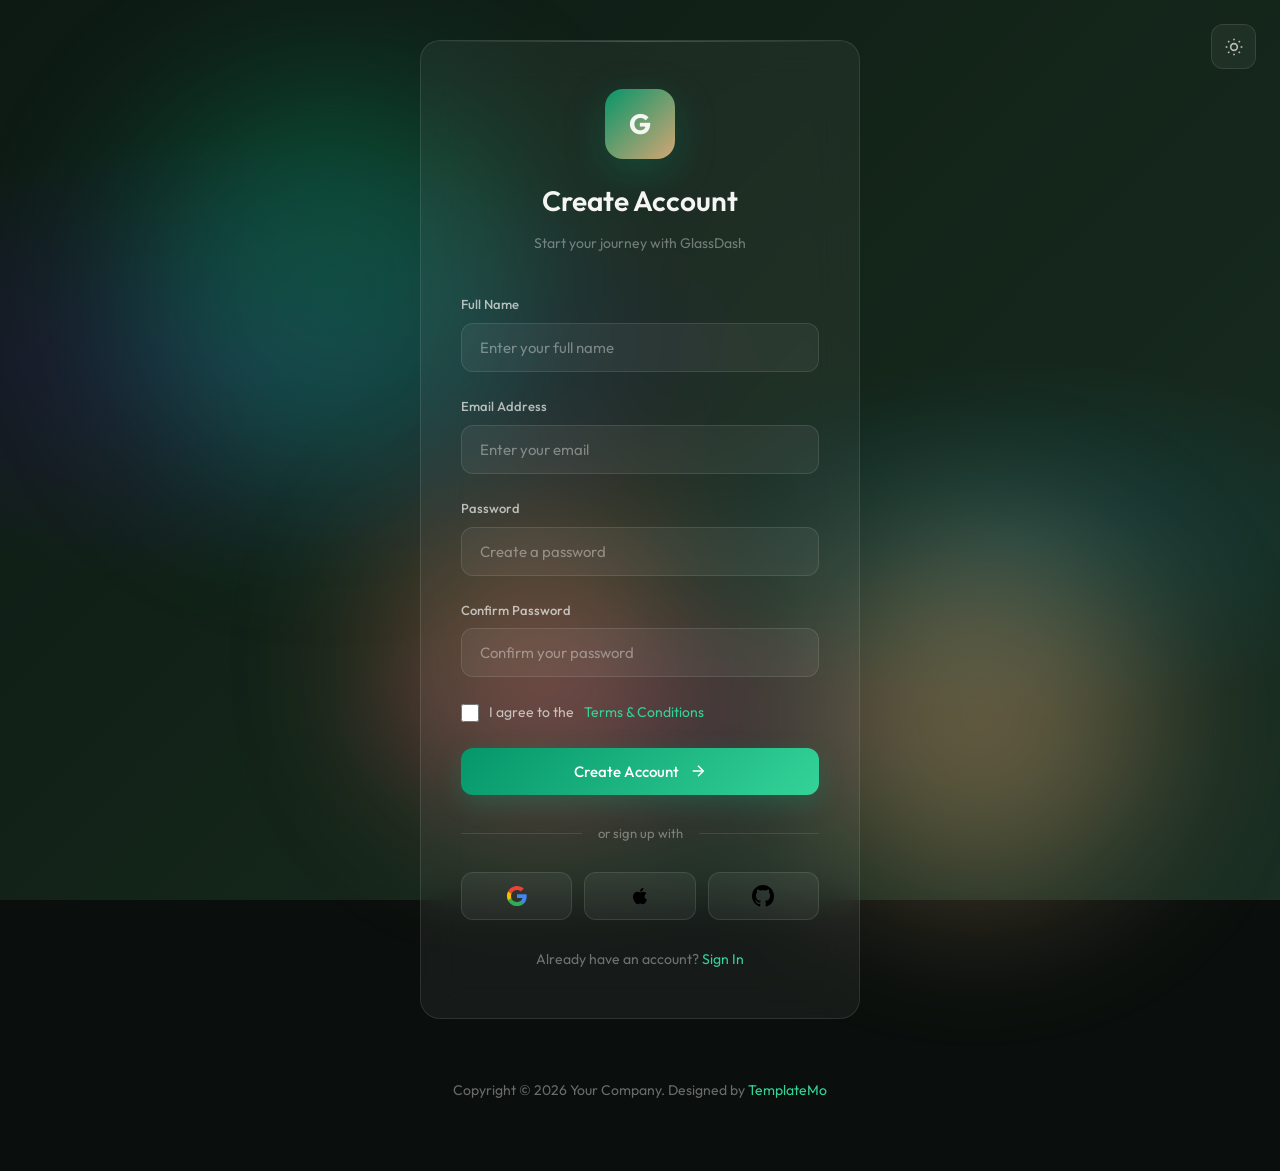
<file: templatemo_607_glass_admin/register.html>
<!DOCTYPE html>
<html lang="en">
<head>
    <meta charset="UTF-8">
    <meta name="viewport" content="width=device-width, initial-scale=1.0">
    <title>Register - 3D Glassmorphism Dashboard</title>
    <meta name="description" content="3D Glassmorphism Dashboard Template by TemplateMo">
    <link rel="preconnect" href="https://fonts.googleapis.com">
    <link rel="preconnect" href="https://fonts.gstatic.com" crossorigin>
    <link href="https://fonts.googleapis.com/css2?family=Outfit:wght@300;400;500;600;700&family=Space+Mono:wght@400;700&display=swap" rel="stylesheet">
    <link rel="stylesheet" href="templatemo-glass-admin-style.css">
    <!--

TemplateMo 607 Glass Admin

https://templatemo.com/tm-607-glass-admin

-->
</head>
<body>
    <!-- Animated Background -->
    <div class="background"></div>
    <div class="orb orb-1"></div>
    <div class="orb orb-2"></div>
    <div class="orb orb-3"></div>

    <div class="login-page">
        <!-- Theme Toggle -->
        <button class="theme-toggle-float" id="theme-toggle" title="Toggle Light/Dark Mode">
            <svg class="icon-sun" viewBox="0 0 24 24" fill="none" stroke="currentColor" stroke-width="2">
                <circle cx="12" cy="12" r="4"/><path d="M12 2v2"/><path d="M12 20v2"/>
                <path d="M4.93 4.93l1.41 1.41"/><path d="M17.66 17.66l1.41 1.41"/>
                <path d="M2 12h2"/><path d="M20 12h2"/>
                <path d="M6.34 17.66l-1.41 1.41"/><path d="M19.07 4.93l-1.41 1.41"/>
            </svg>
            <svg class="icon-moon" viewBox="0 0 24 24" fill="none" stroke="currentColor" stroke-width="2" style="display: none;">
                <path d="M21 12.79A9 9 0 1 1 11.21 3 7 7 0 0 0 21 12.79z"/>
            </svg>
        </button>

        <div class="login-container">
            <div class="login-card">
                <div class="login-header">
                    <div class="login-logo">G</div>
                    <h1 class="login-title">Create Account</h1>
                    <p class="login-subtitle">Start your journey with GlassDash</p>
                </div>

                <form data-validate data-redirect="index.html">
                    <div class="form-group">
                        <label class="form-label" for="fullname">Full Name</label>
                        <input type="text" id="fullname" class="form-input" placeholder="Enter your full name" required>
                    </div>

                    <div class="form-group">
                        <label class="form-label" for="email">Email Address</label>
                        <input type="email" id="email" class="form-input" placeholder="Enter your email" required>
                    </div>

                    <div class="form-group">
                        <label class="form-label" for="password">Password</label>
                        <input type="password" id="password" class="form-input" placeholder="Create a password" required>
                    </div>

                    <div class="form-group">
                        <label class="form-label" for="confirm-password">Confirm Password</label>
                        <input type="password" id="confirm-password" class="form-input" placeholder="Confirm your password" required>
                    </div>

                    <div class="form-row" style="margin-bottom: 24px;">
                        <label class="checkbox-label">
                            <input type="checkbox" required>
                            I agree to the <a href="#" style="color: var(--emerald-light);">Terms & Conditions</a>
                        </label>
                    </div>

                    <button type="submit" class="btn btn-primary">
                        Create Account
                        <svg width="18" height="18" viewBox="0 0 24 24" fill="none" stroke="currentColor" stroke-width="2">
                            <line x1="5" y1="12" x2="19" y2="12"/>
                            <polyline points="12 5 19 12 12 19"/>
                        </svg>
                    </button>
                </form>

                <div class="divider">
                    <span>or sign up with</span>
                </div>

                <div class="social-login">
                    <button class="social-btn" title="Sign up with Google">
                        <svg viewBox="0 0 24 24" fill="currentColor">
                            <path d="M22.56 12.25c0-.78-.07-1.53-.2-2.25H12v4.26h5.92c-.26 1.37-1.04 2.53-2.21 3.31v2.77h3.57c2.08-1.92 3.28-4.74 3.28-8.09z" fill="#4285F4"/>
                            <path d="M12 23c2.97 0 5.46-.98 7.28-2.66l-3.57-2.77c-.98.66-2.23 1.06-3.71 1.06-2.86 0-5.29-1.93-6.16-4.53H2.18v2.84C3.99 20.53 7.7 23 12 23z" fill="#34A853"/>
                            <path d="M5.84 14.09c-.22-.66-.35-1.36-.35-2.09s.13-1.43.35-2.09V7.07H2.18C1.43 8.55 1 10.22 1 12s.43 3.45 1.18 4.93l2.85-2.22.81-.62z" fill="#FBBC05"/>
                            <path d="M12 5.38c1.62 0 3.06.56 4.21 1.64l3.15-3.15C17.45 2.09 14.97 1 12 1 7.7 1 3.99 3.47 2.18 7.07l3.66 2.84c.87-2.6 3.3-4.53 6.16-4.53z" fill="#EA4335"/>
                        </svg>
                    </button>
                    <button class="social-btn" title="Sign up with Apple">
                        <svg viewBox="0 0 24 24" fill="currentColor">
                            <path d="M17.05 20.28c-.98.95-2.05.8-3.08.35-1.09-.46-2.09-.48-3.24 0-1.44.62-2.2.44-3.06-.35C2.79 15.25 3.51 7.59 9.05 7.31c1.35.07 2.29.74 3.08.8 1.18-.24 2.31-.93 3.57-.84 1.51.12 2.65.72 3.4 1.8-3.12 1.87-2.38 5.98.48 7.13-.57 1.5-1.31 2.99-2.54 4.09l.01-.01zM12.03 7.25c-.15-2.23 1.66-4.07 3.74-4.25.29 2.58-2.34 4.5-3.74 4.25z"/>
                        </svg>
                    </button>
                    <button class="social-btn" title="Sign up with GitHub">
                        <svg viewBox="0 0 24 24" fill="currentColor">
                            <path d="M12 0C5.37 0 0 5.37 0 12c0 5.31 3.435 9.795 8.205 11.385.6.105.825-.255.825-.57 0-.285-.015-1.23-.015-2.235-3.015.555-3.795-.735-4.035-1.41-.135-.345-.72-1.41-1.23-1.695-.42-.225-1.02-.78-.015-.795.945-.015 1.62.87 1.845 1.23 1.08 1.815 2.805 1.305 3.495.99.105-.78.42-1.305.765-1.605-2.67-.3-5.46-1.335-5.46-5.925 0-1.305.465-2.385 1.23-3.225-.12-.3-.54-1.53.12-3.18 0 0 1.005-.315 3.3 1.23.96-.27 1.98-.405 3-.405s2.04.135 3 .405c2.295-1.56 3.3-1.23 3.3-1.23.66 1.65.24 2.88.12 3.18.765.84 1.23 1.905 1.23 3.225 0 4.605-2.805 5.625-5.475 5.925.435.375.81 1.095.81 2.22 0 1.605-.015 2.895-.015 3.3 0 .315.225.69.825.57A12.02 12.02 0 0024 12c0-6.63-5.37-12-12-12z"/>
                        </svg>
                    </button>
                </div>

                <p class="login-footer">
                    Already have an account? <a href="login.html">Sign In</a>
                </p>
            </div>
        </div>

        <!-- Footer -->
        <footer class="site-footer">
            <p>Copyright © 2026 Your Company. Designed by <a href="https://templatemo.com" target="_blank" rel="nofollow">TemplateMo</a></p>
        </footer>
    </div>

    <script src="templatemo-glass-admin-script.js"></script>
    <!-- TemplateMo 607 Glass Admin -->
</body>
</html>
</file>
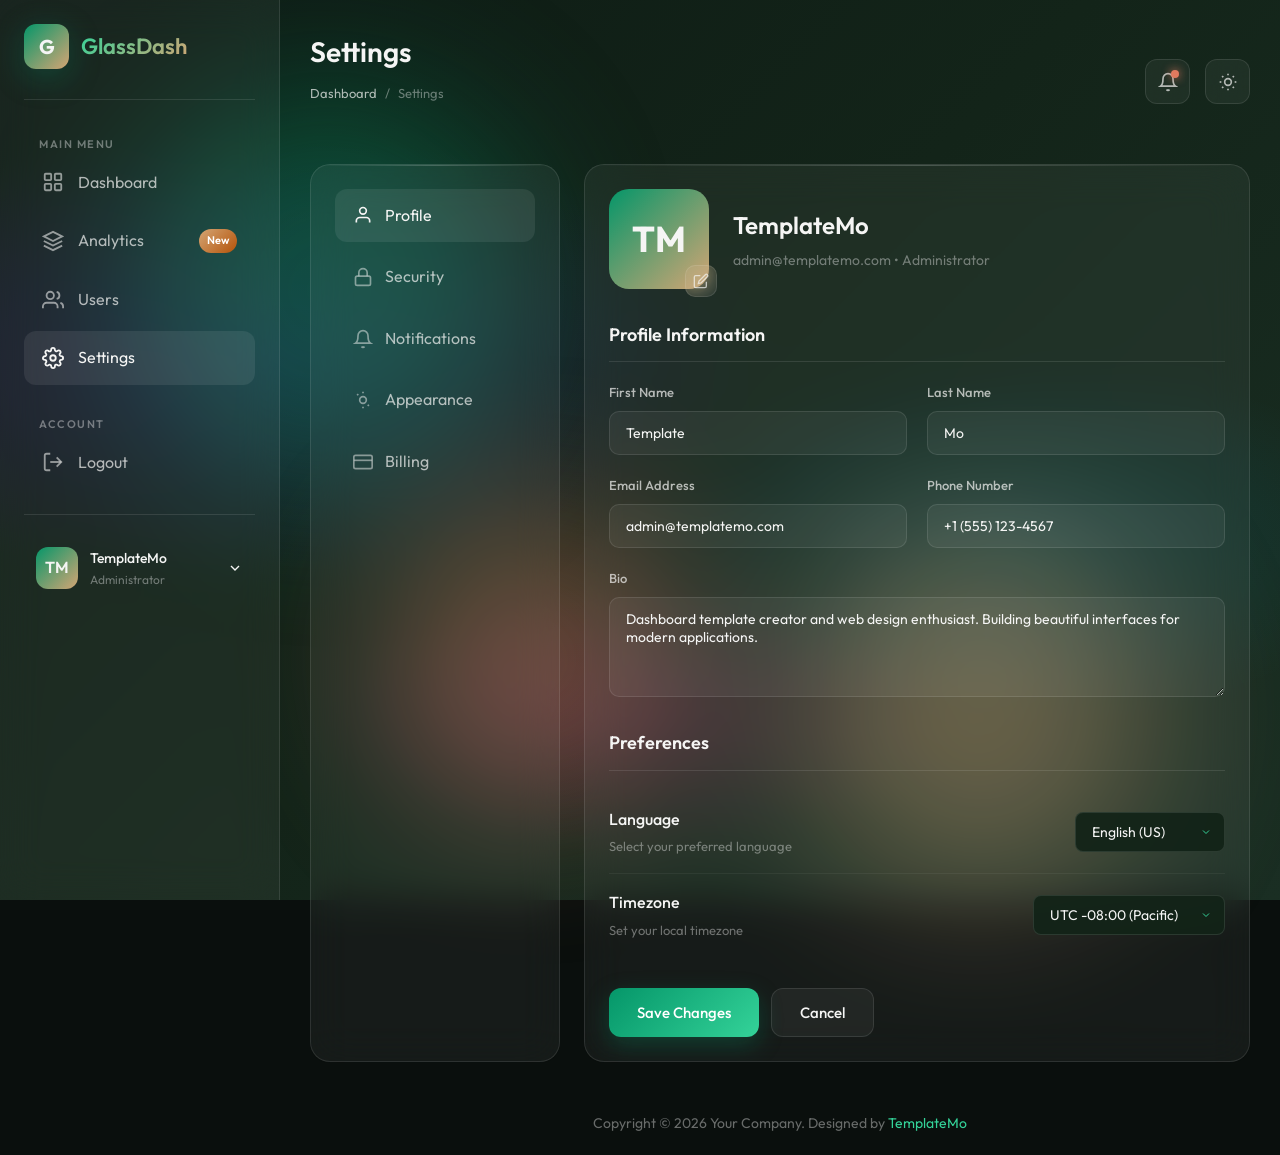
<file: templatemo_607_glass_admin/settings.html>
<!DOCTYPE html>
<html lang="en">
<head>
    <meta charset="UTF-8">
    <meta name="viewport" content="width=device-width, initial-scale=1.0">
    <title>Settings - 3D Glassmorphism Dashboard</title>
    <meta name="description" content="3D Glassmorphism Dashboard Template by TemplateMo">
    <link rel="preconnect" href="https://fonts.googleapis.com">
    <link rel="preconnect" href="https://fonts.gstatic.com" crossorigin>
    <link href="https://fonts.googleapis.com/css2?family=Outfit:wght@300;400;500;600;700&family=Space+Mono:wght@400;700&display=swap" rel="stylesheet">
    <link rel="stylesheet" href="templatemo-glass-admin-style.css">
    <!--

TemplateMo 607 Glass Admin

https://templatemo.com/tm-607-glass-admin

-->
</head>
<body>
    <!-- Animated Background -->
    <div class="background"></div>
    <div class="orb orb-1"></div>
    <div class="orb orb-2"></div>
    <div class="orb orb-3"></div>

    <div class="dashboard">
        <!-- Sidebar -->
        <aside class="sidebar" id="sidebar">
            <div class="sidebar-header">
                <div class="logo">G</div>
                <span class="logo-text">GlassDash</span>
            </div>

            <ul class="nav-menu">
                <li class="nav-section">
                    <span class="nav-section-title">Main Menu</span>
                    <ul>
                        <li class="nav-item">
                            <a href="index.html" class="nav-link">
                                <svg class="nav-icon" viewBox="0 0 24 24" fill="none" stroke="currentColor" stroke-width="2">
                                    <rect x="3" y="3" width="7" height="7" rx="1"/><rect x="14" y="3" width="7" height="7" rx="1"/>
                                    <rect x="3" y="14" width="7" height="7" rx="1"/><rect x="14" y="14" width="7" height="7" rx="1"/>
                                </svg>
                                Dashboard
                            </a>
                        </li>
                        <li class="nav-item">
                            <a href="analytics.html" class="nav-link">
                                <svg class="nav-icon" viewBox="0 0 24 24" fill="none" stroke="currentColor" stroke-width="2">
                                    <path d="M12 2L2 7l10 5 10-5-10-5z"/><path d="M2 17l10 5 10-5"/><path d="M2 12l10 5 10-5"/>
                                </svg>
                                Analytics
                                <span class="nav-badge">New</span>
                            </a>
                        </li>
                        <li class="nav-item">
                            <a href="users.html" class="nav-link">
                                <svg class="nav-icon" viewBox="0 0 24 24" fill="none" stroke="currentColor" stroke-width="2">
                                    <path d="M17 21v-2a4 4 0 0 0-4-4H5a4 4 0 0 0-4 4v2"/><circle cx="9" cy="7" r="4"/>
                                    <path d="M23 21v-2a4 4 0 0 0-3-3.87"/><path d="M16 3.13a4 4 0 0 1 0 7.75"/>
                                </svg>
                                Users
                            </a>
                        </li>
                        <li class="nav-item">
                            <a href="settings.html" class="nav-link active">
                                <svg class="nav-icon" viewBox="0 0 24 24" fill="none" stroke="currentColor" stroke-width="2">
                                    <circle cx="12" cy="12" r="3"/>
                                    <path d="M19.4 15a1.65 1.65 0 0 0 .33 1.82l.06.06a2 2 0 0 1 0 2.83 2 2 0 0 1-2.83 0l-.06-.06a1.65 1.65 0 0 0-1.82-.33 1.65 1.65 0 0 0-1 1.51V21a2 2 0 0 1-2 2 2 2 0 0 1-2-2v-.09A1.65 1.65 0 0 0 9 19.4a1.65 1.65 0 0 0-1.82.33l-.06.06a2 2 0 0 1-2.83 0 2 2 0 0 1 0-2.83l.06-.06a1.65 1.65 0 0 0 .33-1.82 1.65 1.65 0 0 0-1.51-1H3a2 2 0 0 1-2-2 2 2 0 0 1 2-2h.09A1.65 1.65 0 0 0 4.6 9a1.65 1.65 0 0 0-.33-1.82l-.06-.06a2 2 0 0 1 0-2.83 2 2 0 0 1 2.83 0l.06.06a1.65 1.65 0 0 0 1.82.33H9a1.65 1.65 0 0 0 1-1.51V3a2 2 0 0 1 2-2 2 2 0 0 1 2 2v.09a1.65 1.65 0 0 0 1 1.51 1.65 1.65 0 0 0 1.82-.33l.06-.06a2 2 0 0 1 2.83 0 2 2 0 0 1 0 2.83l-.06.06a1.65 1.65 0 0 0-.33 1.82V9a1.65 1.65 0 0 0 1.51 1H21a2 2 0 0 1 2 2 2 2 0 0 1-2 2h-.09a1.65 1.65 0 0 0-1.51 1z"/>
                                </svg>
                                Settings
                            </a>
                        </li>
                    </ul>
                </li>

                <li class="nav-section">
                    <span class="nav-section-title">Account</span>
                    <ul>
                        <li class="nav-item">
                            <a href="login.html" class="nav-link">
                                <svg class="nav-icon" viewBox="0 0 24 24" fill="none" stroke="currentColor" stroke-width="2">
                                    <path d="M9 21H5a2 2 0 0 1-2-2V5a2 2 0 0 1 2-2h4"/>
                                    <polyline points="16 17 21 12 16 7"/><line x1="21" y1="12" x2="9" y2="12"/>
                                </svg>
                                Logout
                            </a>
                        </li>
                    </ul>
                </li>
            </ul>

            <div class="sidebar-footer">
                <div class="user-profile">
                    <div class="user-avatar">TM</div>
                    <div class="user-info">
                        <div class="user-name">TemplateMo</div>
                        <div class="user-role">Administrator</div>
                    </div>
                    <svg width="16" height="16" viewBox="0 0 24 24" fill="none" stroke="currentColor" stroke-width="2">
                        <polyline points="6 9 12 15 18 9"/>
                    </svg>
                </div>
            </div>
        </aside>

        <!-- Main Content -->
        <main class="main-content">
            <!-- Top Navbar -->
            <nav class="navbar">
                <div class="page-header">
                    <h1 class="page-title">Settings</h1>
                    <div class="page-breadcrumb">
                        <a href="index.html">Dashboard</a>
                        <span>/</span>
                        <span>Settings</span>
                    </div>
                </div>
                <div class="navbar-right">
                    <button class="nav-btn">
                        <svg viewBox="0 0 24 24" fill="none" stroke="currentColor" stroke-width="2">
                            <path d="M18 8A6 6 0 0 0 6 8c0 7-3 9-3 9h18s-3-2-3-9"/><path d="M13.73 21a2 2 0 0 1-3.46 0"/>
                        </svg>
                        <span class="notification-dot"></span>
                    </button>
                    <button class="nav-btn" id="theme-toggle" title="Toggle Light/Dark Mode">
                        <svg class="icon-sun" viewBox="0 0 24 24" fill="none" stroke="currentColor" stroke-width="2">
                            <circle cx="12" cy="12" r="4"/><path d="M12 2v2"/><path d="M12 20v2"/>
                            <path d="M4.93 4.93l1.41 1.41"/><path d="M17.66 17.66l1.41 1.41"/>
                            <path d="M2 12h2"/><path d="M20 12h2"/>
                            <path d="M6.34 17.66l-1.41 1.41"/><path d="M19.07 4.93l-1.41 1.41"/>
                        </svg>
                        <svg class="icon-moon" viewBox="0 0 24 24" fill="none" stroke="currentColor" stroke-width="2" style="display: none;">
                            <path d="M21 12.79A9 9 0 1 1 11.21 3 7 7 0 0 0 21 12.79z"/>
                        </svg>
                    </button>
                </div>
            </nav>

            <!-- Settings Content -->
            <div class="settings-grid">
                <!-- Settings Navigation -->
                <div class="glass-card settings-nav-card">
                    <ul class="settings-nav">
                        <li class="settings-nav-item">
                            <a href="#" class="settings-nav-link active" data-tab="profile">
                                <svg viewBox="0 0 24 24" fill="none" stroke="currentColor" stroke-width="2">
                                    <path d="M20 21v-2a4 4 0 0 0-4-4H8a4 4 0 0 0-4 4v2"/><circle cx="12" cy="7" r="4"/>
                                </svg>
                                Profile
                            </a>
                        </li>
                        <li class="settings-nav-item">
                            <a href="#" class="settings-nav-link" data-tab="security">
                                <svg viewBox="0 0 24 24" fill="none" stroke="currentColor" stroke-width="2">
                                    <rect x="3" y="11" width="18" height="11" rx="2"/><path d="M7 11V7a5 5 0 0 1 10 0v4"/>
                                </svg>
                                Security
                            </a>
                        </li>
                        <li class="settings-nav-item">
                            <a href="#" class="settings-nav-link" data-tab="notifications">
                                <svg viewBox="0 0 24 24" fill="none" stroke="currentColor" stroke-width="2">
                                    <path d="M18 8A6 6 0 0 0 6 8c0 7-3 9-3 9h18s-3-2-3-9"/><path d="M13.73 21a2 2 0 0 1-3.46 0"/>
                                </svg>
                                Notifications
                            </a>
                        </li>
                        <li class="settings-nav-item">
                            <a href="#" class="settings-nav-link" data-tab="appearance">
                                <svg viewBox="0 0 24 24" fill="none" stroke="currentColor" stroke-width="2">
                                    <circle cx="12" cy="12" r="4"/><path d="M12 2v2"/><path d="M12 20v2"/>
                                    <path d="M4.93 4.93l1.41 1.41"/><path d="M17.66 17.66l1.41 1.41"/>
                                </svg>
                                Appearance
                            </a>
                        </li>
                        <li class="settings-nav-item">
                            <a href="#" class="settings-nav-link" data-tab="billing">
                                <svg viewBox="0 0 24 24" fill="none" stroke="currentColor" stroke-width="2">
                                    <rect x="1" y="4" width="22" height="16" rx="2"/><line x1="1" y1="10" x2="23" y2="10"/>
                                </svg>
                                Billing
                            </a>
                        </li>
                    </ul>
                </div>

                <!-- Settings Content -->
                <div class="glass-card">
                    <!-- Profile Tab -->
                    <div class="settings-tab-content active" id="tab-profile">
                        <div class="profile-header">
                            <div class="profile-avatar-large">
                                TM
                                <div class="profile-avatar-edit">
                                    <svg viewBox="0 0 24 24" fill="none" stroke="currentColor" stroke-width="2">
                                        <path d="M11 4H4a2 2 0 0 0-2 2v14a2 2 0 0 0 2 2h14a2 2 0 0 0 2-2v-7"/>
                                        <path d="M18.5 2.5a2.121 2.121 0 0 1 3 3L12 15l-4 1 1-4 9.5-9.5z"/>
                                    </svg>
                                </div>
                            </div>
                            <div class="profile-info">
                                <h2>TemplateMo</h2>
                                <p>admin@templatemo.com • Administrator</p>
                            </div>
                        </div>

                        <div class="settings-section">
                            <h3 class="settings-section-title">Profile Information</h3>
                            <div class="form-grid">
                                <div class="form-group-settings">
                                    <label>First Name</label>
                                    <input type="text" value="Template">
                                </div>
                                <div class="form-group-settings">
                                    <label>Last Name</label>
                                    <input type="text" value="Mo">
                                </div>
                                <div class="form-group-settings">
                                    <label>Email Address</label>
                                    <input type="email" value="admin@templatemo.com">
                                </div>
                                <div class="form-group-settings">
                                    <label>Phone Number</label>
                                    <input type="tel" value="+1 (555) 123-4567">
                                </div>
                                <div class="form-group-settings full-width">
                                    <label>Bio</label>
                                    <textarea>Dashboard template creator and web design enthusiast. Building beautiful interfaces for modern applications.</textarea>
                                </div>
                            </div>
                        </div>

                        <div class="settings-section">
                            <h3 class="settings-section-title">Preferences</h3>
                            <div class="settings-row">
                                <div class="settings-label">
                                    <span class="settings-label-title">Language</span>
                                    <span class="settings-label-desc">Select your preferred language</span>
                                </div>
                                <select class="settings-select">
                                    <option>English (US)</option>
                                    <option>English (UK)</option>
                                    <option>Spanish</option>
                                    <option>French</option>
                                    <option>German</option>
                                </select>
                            </div>
                            <div class="settings-row">
                                <div class="settings-label">
                                    <span class="settings-label-title">Timezone</span>
                                    <span class="settings-label-desc">Set your local timezone</span>
                                </div>
                                <select class="settings-select">
                                    <option>UTC -08:00 (Pacific)</option>
                                    <option>UTC -05:00 (Eastern)</option>
                                    <option>UTC +00:00 (London)</option>
                                    <option>UTC +01:00 (Berlin)</option>
                                    <option>UTC +09:00 (Tokyo)</option>
                                </select>
                            </div>
                        </div>

                        <div class="btn-group">
                            <button class="btn btn-primary" style="width: auto;">Save Changes</button>
                            <button class="btn btn-secondary" style="width: auto;">Cancel</button>
                        </div>
                    </div>

                    <!-- Security Tab -->
                    <div class="settings-tab-content" id="tab-security">
                        <div class="settings-section">
                            <h3 class="settings-section-title">Change Password</h3>
                            <div class="form-grid">
                                <div class="form-group-settings full-width">
                                    <label>Current Password</label>
                                    <input type="password" placeholder="Enter current password">
                                </div>
                                <div class="form-group-settings">
                                    <label>New Password</label>
                                    <input type="password" placeholder="Enter new password">
                                </div>
                                <div class="form-group-settings">
                                    <label>Confirm New Password</label>
                                    <input type="password" placeholder="Confirm new password">
                                </div>
                            </div>
                        </div>

                        <div class="settings-section">
                            <h3 class="settings-section-title">Two-Factor Authentication</h3>
                            <div class="settings-row">
                                <div class="settings-label">
                                    <span class="settings-label-title">Enable 2FA</span>
                                    <span class="settings-label-desc">Add an extra layer of security to your account</span>
                                </div>
                                <label class="toggle-switch">
                                    <input type="checkbox">
                                    <span class="toggle-slider"></span>
                                </label>
                            </div>
                            <div class="settings-row">
                                <div class="settings-label">
                                    <span class="settings-label-title">SMS Authentication</span>
                                    <span class="settings-label-desc">Receive codes via SMS</span>
                                </div>
                                <label class="toggle-switch">
                                    <input type="checkbox" checked>
                                    <span class="toggle-slider"></span>
                                </label>
                            </div>
                            <div class="settings-row">
                                <div class="settings-label">
                                    <span class="settings-label-title">Authenticator App</span>
                                    <span class="settings-label-desc">Use Google Authenticator or similar</span>
                                </div>
                                <label class="toggle-switch">
                                    <input type="checkbox">
                                    <span class="toggle-slider"></span>
                                </label>
                            </div>
                        </div>

                        <div class="settings-section">
                            <h3 class="settings-section-title">Active Sessions</h3>
                            <div class="settings-row">
                                <div class="settings-label">
                                    <span class="settings-label-title">Chrome on MacOS</span>
                                    <span class="settings-label-desc">San Francisco, CA • Current session</span>
                                </div>
                                <span class="status-badge completed">Active</span>
                            </div>
                            <div class="settings-row">
                                <div class="settings-label">
                                    <span class="settings-label-title">Safari on iPhone</span>
                                    <span class="settings-label-desc">San Francisco, CA • 2 hours ago</span>
                                </div>
                                <button class="card-btn" style="padding: 6px 12px;">Revoke</button>
                            </div>
                            <div class="settings-row">
                                <div class="settings-label">
                                    <span class="settings-label-title">Firefox on Windows</span>
                                    <span class="settings-label-desc">New York, NY • 3 days ago</span>
                                </div>
                                <button class="card-btn" style="padding: 6px 12px;">Revoke</button>
                            </div>
                        </div>

                        <div class="btn-group">
                            <button class="btn btn-primary" style="width: auto;">Update Password</button>
                            <button class="btn btn-secondary" style="width: auto;">Cancel</button>
                        </div>
                    </div>

                    <!-- Notifications Tab -->
                    <div class="settings-tab-content" id="tab-notifications">
                        <div class="settings-section">
                            <h3 class="settings-section-title">Email Notifications</h3>
                            <div class="settings-row">
                                <div class="settings-label">
                                    <span class="settings-label-title">Account Activity</span>
                                    <span class="settings-label-desc">Get notified about sign-ins and security changes</span>
                                </div>
                                <label class="toggle-switch">
                                    <input type="checkbox" checked>
                                    <span class="toggle-slider"></span>
                                </label>
                            </div>
                            <div class="settings-row">
                                <div class="settings-label">
                                    <span class="settings-label-title">New Features</span>
                                    <span class="settings-label-desc">Learn about new features and updates</span>
                                </div>
                                <label class="toggle-switch">
                                    <input type="checkbox" checked>
                                    <span class="toggle-slider"></span>
                                </label>
                            </div>
                            <div class="settings-row">
                                <div class="settings-label">
                                    <span class="settings-label-title">Weekly Reports</span>
                                    <span class="settings-label-desc">Receive weekly analytics summary</span>
                                </div>
                                <label class="toggle-switch">
                                    <input type="checkbox">
                                    <span class="toggle-slider"></span>
                                </label>
                            </div>
                            <div class="settings-row">
                                <div class="settings-label">
                                    <span class="settings-label-title">Marketing Emails</span>
                                    <span class="settings-label-desc">Receive news about promotions and offers</span>
                                </div>
                                <label class="toggle-switch">
                                    <input type="checkbox">
                                    <span class="toggle-slider"></span>
                                </label>
                            </div>
                        </div>

                        <div class="settings-section">
                            <h3 class="settings-section-title">Push Notifications</h3>
                            <div class="settings-row">
                                <div class="settings-label">
                                    <span class="settings-label-title">Desktop Notifications</span>
                                    <span class="settings-label-desc">Show notifications on your desktop</span>
                                </div>
                                <label class="toggle-switch">
                                    <input type="checkbox" checked>
                                    <span class="toggle-slider"></span>
                                </label>
                            </div>
                            <div class="settings-row">
                                <div class="settings-label">
                                    <span class="settings-label-title">Mobile Push</span>
                                    <span class="settings-label-desc">Receive push notifications on mobile</span>
                                </div>
                                <label class="toggle-switch">
                                    <input type="checkbox" checked>
                                    <span class="toggle-slider"></span>
                                </label>
                            </div>
                            <div class="settings-row">
                                <div class="settings-label">
                                    <span class="settings-label-title">Sound</span>
                                    <span class="settings-label-desc">Play sound for notifications</span>
                                </div>
                                <label class="toggle-switch">
                                    <input type="checkbox">
                                    <span class="toggle-slider"></span>
                                </label>
                            </div>
                        </div>

                        <div class="btn-group">
                            <button class="btn btn-primary" style="width: auto;">Save Preferences</button>
                            <button class="btn btn-secondary" style="width: auto;">Reset to Default</button>
                        </div>
                    </div>

                    <!-- Appearance Tab -->
                    <div class="settings-tab-content" id="tab-appearance">
                        <div class="settings-section">
                            <h3 class="settings-section-title">Theme</h3>
                            <div class="settings-row">
                                <div class="settings-label">
                                    <span class="settings-label-title">Color Mode</span>
                                    <span class="settings-label-desc">Choose your preferred color mode</span>
                                </div>
                                <select class="settings-select" id="theme-select">
                                    <option value="dark">Dark Mode</option>
                                    <option value="light">Light Mode</option>
                                    <option value="system">System Default</option>
                                </select>
                            </div>
                            <div class="settings-row">
                                <div class="settings-label">
                                    <span class="settings-label-title">Accent Color</span>
                                    <span class="settings-label-desc">Choose your preferred accent color</span>
                                </div>
                                <select class="settings-select">
                                    <option>Emerald (Default)</option>
                                    <option>Blue</option>
                                    <option>Purple</option>
                                    <option>Orange</option>
                                    <option>Pink</option>
                                </select>
                            </div>
                        </div>

                        <div class="settings-section">
                            <h3 class="settings-section-title">Display</h3>
                            <div class="settings-row">
                                <div class="settings-label">
                                    <span class="settings-label-title">Compact Mode</span>
                                    <span class="settings-label-desc">Reduce spacing for more content</span>
                                </div>
                                <label class="toggle-switch">
                                    <input type="checkbox">
                                    <span class="toggle-slider"></span>
                                </label>
                            </div>
                            <div class="settings-row">
                                <div class="settings-label">
                                    <span class="settings-label-title">Animations</span>
                                    <span class="settings-label-desc">Enable smooth animations and transitions</span>
                                </div>
                                <label class="toggle-switch">
                                    <input type="checkbox" checked>
                                    <span class="toggle-slider"></span>
                                </label>
                            </div>
                            <div class="settings-row">
                                <div class="settings-label">
                                    <span class="settings-label-title">Blur Effects</span>
                                    <span class="settings-label-desc">Enable glassmorphism blur effects</span>
                                </div>
                                <label class="toggle-switch">
                                    <input type="checkbox" checked>
                                    <span class="toggle-slider"></span>
                                </label>
                            </div>
                            <div class="settings-row">
                                <div class="settings-label">
                                    <span class="settings-label-title">Floating Orbs</span>
                                    <span class="settings-label-desc">Show animated background orbs</span>
                                </div>
                                <label class="toggle-switch">
                                    <input type="checkbox" checked>
                                    <span class="toggle-slider"></span>
                                </label>
                            </div>
                        </div>

                        <div class="btn-group">
                            <button class="btn btn-primary" style="width: auto;">Apply Changes</button>
                            <button class="btn btn-secondary" style="width: auto;">Reset to Default</button>
                        </div>
                    </div>

                    <!-- Billing Tab -->
                    <div class="settings-tab-content" id="tab-billing">
                        <div class="settings-section">
                            <h3 class="settings-section-title">Current Plan</h3>
                            <div class="billing-plan-card" style="background: linear-gradient(135deg, rgba(5, 150, 105, 0.15), rgba(212, 165, 116, 0.15)); padding: 24px; border-radius: 16px; margin-bottom: 20px; border: 1px solid var(--glass-border);">
                                <div style="display: flex; justify-content: space-between; align-items: center; margin-bottom: 16px;">
                                    <div>
                                        <h4 style="font-size: 20px; font-weight: 600; margin-bottom: 4px;">Pro Plan</h4>
                                        <p style="color: var(--text-muted); font-size: 14px;">Billed monthly</p>
                                    </div>
                                    <div style="text-align: right;">
                                        <span style="font-family: 'Space Mono', monospace; font-size: 32px; font-weight: 700;">$29</span>
                                        <span style="color: var(--text-muted);">/month</span>
                                    </div>
                                </div>
                                <div style="display: flex; gap: 12px;">
                                    <button class="btn btn-primary" style="width: auto; padding: 10px 20px;">Upgrade Plan</button>
                                    <button class="btn btn-secondary" style="width: auto; padding: 10px 20px;">Cancel Subscription</button>
                                </div>
                            </div>
                        </div>

                        <div class="settings-section">
                            <h3 class="settings-section-title">Payment Method</h3>
                            <div class="settings-row">
                                <div class="settings-label" style="display: flex; align-items: center; gap: 16px;">
                                    <div style="width: 48px; height: 32px; background: linear-gradient(135deg, #1a1f71, #00579f); border-radius: 6px; display: flex; align-items: center; justify-content: center;">
                                        <span style="color: white; font-size: 10px; font-weight: bold;">VISA</span>
                                    </div>
                                    <div>
                                        <span class="settings-label-title">Visa ending in 4242</span>
                                        <span class="settings-label-desc">Expires 12/2026</span>
                                    </div>
                                </div>
                                <button class="card-btn" style="padding: 6px 12px;">Edit</button>
                            </div>
                            <div style="margin-top: 16px;">
                                <button class="btn btn-secondary" style="width: auto; padding: 10px 20px;">
                                    <svg width="16" height="16" viewBox="0 0 24 24" fill="none" stroke="currentColor" stroke-width="2" style="margin-right: 8px;">
                                        <line x1="12" y1="5" x2="12" y2="19"/><line x1="5" y1="12" x2="19" y2="12"/>
                                    </svg>
                                    Add Payment Method
                                </button>
                            </div>
                        </div>

                        <div class="settings-section">
                            <h3 class="settings-section-title">Billing History</h3>
                            <div class="table-wrapper" style="margin: 0;">
                                <table class="data-table" style="min-width: 100%;">
                                    <thead>
                                        <tr>
                                            <th>Date</th>
                                            <th>Description</th>
                                            <th>Amount</th>
                                            <th>Status</th>
                                            <th>Invoice</th>
                                        </tr>
                                    </thead>
                                    <tbody>
                                        <tr>
                                            <td>Jan 1, 2025</td>
                                            <td>Pro Plan - Monthly</td>
                                            <td><span class="table-amount">$29.00</span></td>
                                            <td><span class="status-badge completed">Paid</span></td>
                                            <td><a href="#" style="color: var(--emerald-light);">Download</a></td>
                                        </tr>
                                        <tr>
                                            <td>Dec 1, 2024</td>
                                            <td>Pro Plan - Monthly</td>
                                            <td><span class="table-amount">$29.00</span></td>
                                            <td><span class="status-badge completed">Paid</span></td>
                                            <td><a href="#" style="color: var(--emerald-light);">Download</a></td>
                                        </tr>
                                        <tr>
                                            <td>Nov 1, 2024</td>
                                            <td>Pro Plan - Monthly</td>
                                            <td><span class="table-amount">$29.00</span></td>
                                            <td><span class="status-badge completed">Paid</span></td>
                                            <td><a href="#" style="color: var(--emerald-light);">Download</a></td>
                                        </tr>
                                    </tbody>
                                </table>
                            </div>
                        </div>
                    </div>
                </div>
            </div>
        </main>
    </div>

    <!-- Mobile Menu Toggle -->
    <button class="mobile-menu-toggle">
        <svg viewBox="0 0 24 24" fill="none" stroke="currentColor" stroke-width="2">
            <line x1="3" y1="12" x2="21" y2="12"/><line x1="3" y1="6" x2="21" y2="6"/><line x1="3" y1="18" x2="21" y2="18"/>
        </svg>
    </button>

    <!-- Footer -->
    <footer class="site-footer">
        <p>Copyright © 2026 Your Company. Designed by <a href="https://templatemo.com" target="_blank" rel="nofollow">TemplateMo</a></p>
    </footer>

    <script src="templatemo-glass-admin-script.js"></script>
    <!-- TemplateMo 607 Glass Admin -->
</body>
</html>
</file>
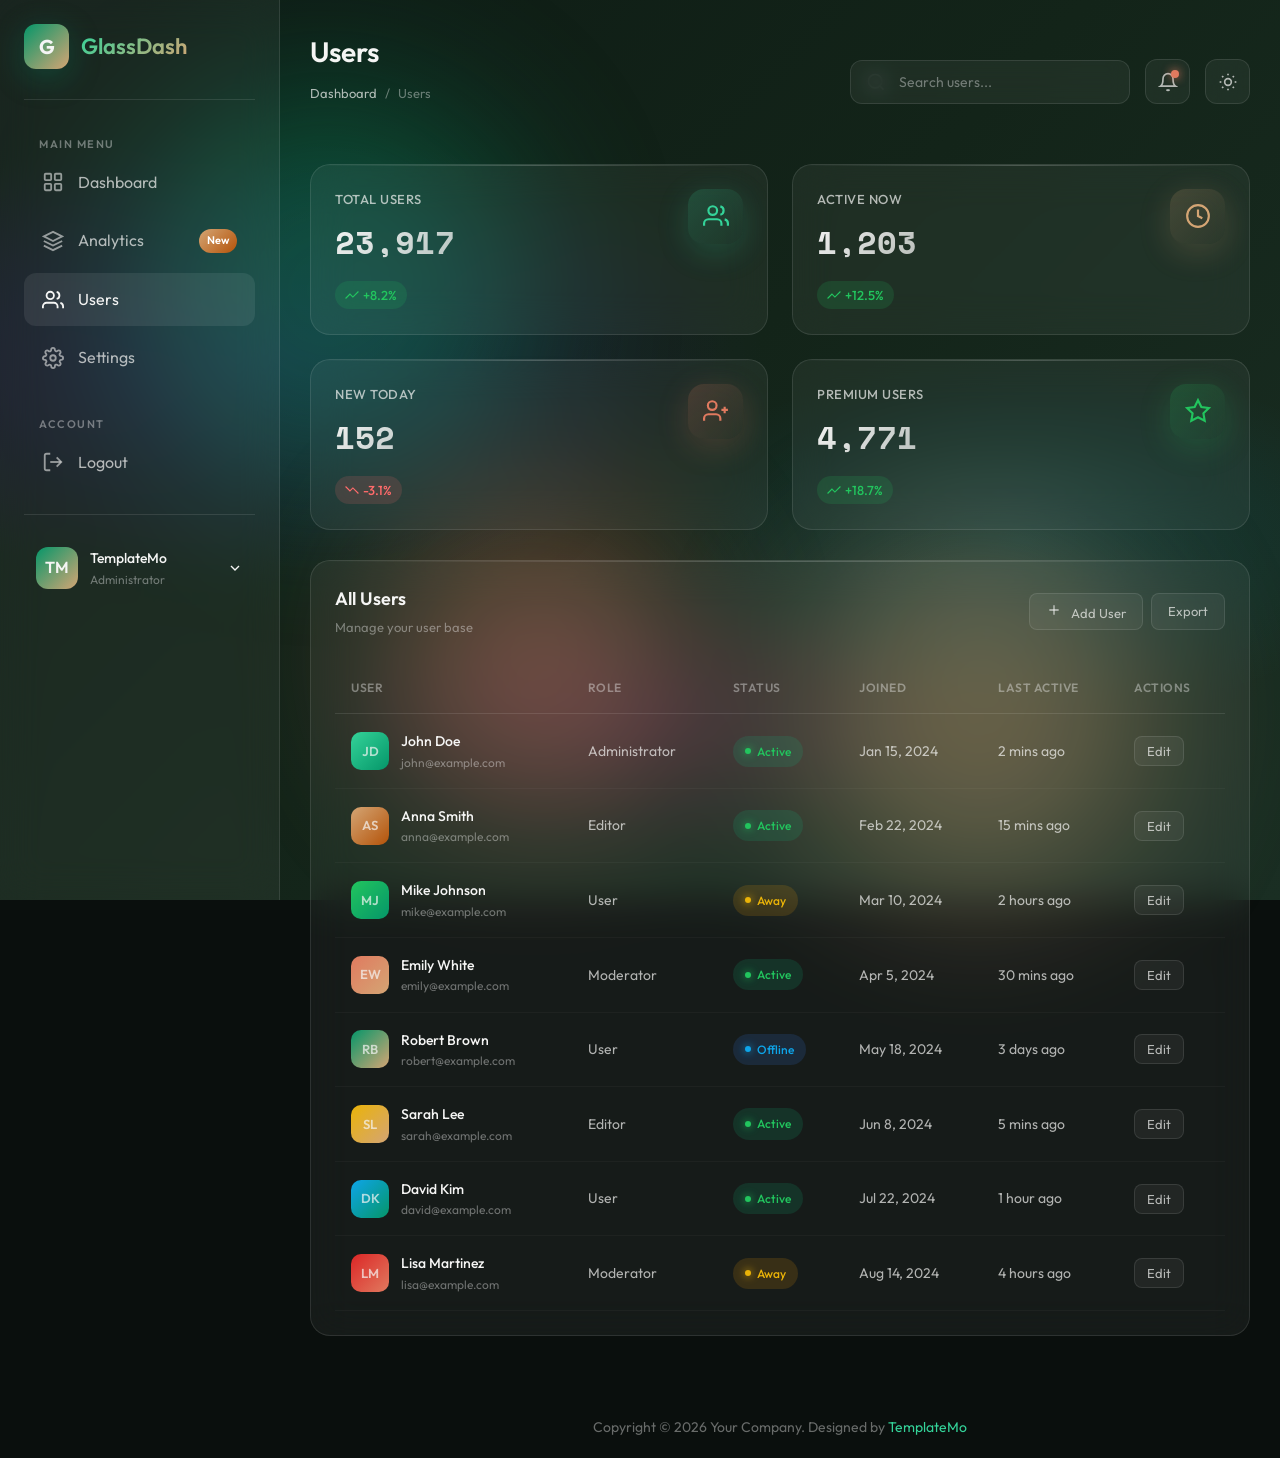
<file: templatemo_607_glass_admin/users.html>
<!DOCTYPE html>
<html lang="en">
<head>
    <meta charset="UTF-8">
    <meta name="viewport" content="width=device-width, initial-scale=1.0">
    <title>Users - 3D Glassmorphism Dashboard</title>
    <meta name="description" content="3D Glassmorphism Dashboard Template by TemplateMo">
    <link rel="preconnect" href="https://fonts.googleapis.com">
    <link rel="preconnect" href="https://fonts.gstatic.com" crossorigin>
    <link href="https://fonts.googleapis.com/css2?family=Outfit:wght@300;400;500;600;700&family=Space+Mono:wght@400;700&display=swap" rel="stylesheet">
    <link rel="stylesheet" href="templatemo-glass-admin-style.css">
    <!--

TemplateMo 607 Glass Admin

https://templatemo.com/tm-607-glass-admin

-->
</head>
<body>
    <!-- Animated Background -->
    <div class="background"></div>
    <div class="orb orb-1"></div>
    <div class="orb orb-2"></div>
    <div class="orb orb-3"></div>

    <div class="dashboard">
        <!-- Sidebar -->
        <aside class="sidebar" id="sidebar">
            <div class="sidebar-header">
                <div class="logo">G</div>
                <span class="logo-text">GlassDash</span>
            </div>

            <ul class="nav-menu">
                <li class="nav-section">
                    <span class="nav-section-title">Main Menu</span>
                    <ul>
                        <li class="nav-item">
                            <a href="index.html" class="nav-link">
                                <svg class="nav-icon" viewBox="0 0 24 24" fill="none" stroke="currentColor" stroke-width="2">
                                    <rect x="3" y="3" width="7" height="7" rx="1"/><rect x="14" y="3" width="7" height="7" rx="1"/>
                                    <rect x="3" y="14" width="7" height="7" rx="1"/><rect x="14" y="14" width="7" height="7" rx="1"/>
                                </svg>
                                Dashboard
                            </a>
                        </li>
                        <li class="nav-item">
                            <a href="analytics.html" class="nav-link">
                                <svg class="nav-icon" viewBox="0 0 24 24" fill="none" stroke="currentColor" stroke-width="2">
                                    <path d="M12 2L2 7l10 5 10-5-10-5z"/><path d="M2 17l10 5 10-5"/><path d="M2 12l10 5 10-5"/>
                                </svg>
                                Analytics
                                <span class="nav-badge">New</span>
                            </a>
                        </li>
                        <li class="nav-item">
                            <a href="users.html" class="nav-link active">
                                <svg class="nav-icon" viewBox="0 0 24 24" fill="none" stroke="currentColor" stroke-width="2">
                                    <path d="M17 21v-2a4 4 0 0 0-4-4H5a4 4 0 0 0-4 4v2"/><circle cx="9" cy="7" r="4"/>
                                    <path d="M23 21v-2a4 4 0 0 0-3-3.87"/><path d="M16 3.13a4 4 0 0 1 0 7.75"/>
                                </svg>
                                Users
                            </a>
                        </li>
                        <li class="nav-item">
                            <a href="settings.html" class="nav-link">
                                <svg class="nav-icon" viewBox="0 0 24 24" fill="none" stroke="currentColor" stroke-width="2">
                                    <circle cx="12" cy="12" r="3"/>
                                    <path d="M19.4 15a1.65 1.65 0 0 0 .33 1.82l.06.06a2 2 0 0 1 0 2.83 2 2 0 0 1-2.83 0l-.06-.06a1.65 1.65 0 0 0-1.82-.33 1.65 1.65 0 0 0-1 1.51V21a2 2 0 0 1-2 2 2 2 0 0 1-2-2v-.09A1.65 1.65 0 0 0 9 19.4a1.65 1.65 0 0 0-1.82.33l-.06.06a2 2 0 0 1-2.83 0 2 2 0 0 1 0-2.83l.06-.06a1.65 1.65 0 0 0 .33-1.82 1.65 1.65 0 0 0-1.51-1H3a2 2 0 0 1-2-2 2 2 0 0 1 2-2h.09A1.65 1.65 0 0 0 4.6 9a1.65 1.65 0 0 0-.33-1.82l-.06-.06a2 2 0 0 1 0-2.83 2 2 0 0 1 2.83 0l.06.06a1.65 1.65 0 0 0 1.82.33H9a1.65 1.65 0 0 0 1-1.51V3a2 2 0 0 1 2-2 2 2 0 0 1 2 2v.09a1.65 1.65 0 0 0 1 1.51 1.65 1.65 0 0 0 1.82-.33l.06-.06a2 2 0 0 1 2.83 0 2 2 0 0 1 0 2.83l-.06.06a1.65 1.65 0 0 0-.33 1.82V9a1.65 1.65 0 0 0 1.51 1H21a2 2 0 0 1 2 2 2 2 0 0 1-2 2h-.09a1.65 1.65 0 0 0-1.51 1z"/>
                                </svg>
                                Settings
                            </a>
                        </li>
                    </ul>
                </li>

                <li class="nav-section">
                    <span class="nav-section-title">Account</span>
                    <ul>
                        <li class="nav-item">
                            <a href="login.html" class="nav-link">
                                <svg class="nav-icon" viewBox="0 0 24 24" fill="none" stroke="currentColor" stroke-width="2">
                                    <path d="M9 21H5a2 2 0 0 1-2-2V5a2 2 0 0 1 2-2h4"/>
                                    <polyline points="16 17 21 12 16 7"/><line x1="21" y1="12" x2="9" y2="12"/>
                                </svg>
                                Logout
                            </a>
                        </li>
                    </ul>
                </li>
            </ul>

            <div class="sidebar-footer">
                <div class="user-profile">
                    <div class="user-avatar">TM</div>
                    <div class="user-info">
                        <div class="user-name">TemplateMo</div>
                        <div class="user-role">Administrator</div>
                    </div>
                    <svg width="16" height="16" viewBox="0 0 24 24" fill="none" stroke="currentColor" stroke-width="2">
                        <polyline points="6 9 12 15 18 9"/>
                    </svg>
                </div>
            </div>
        </aside>

        <!-- Main Content -->
        <main class="main-content">
            <!-- Top Navbar -->
            <nav class="navbar">
                <div class="page-header">
                    <h1 class="page-title">Users</h1>
                    <div class="page-breadcrumb">
                        <a href="index.html">Dashboard</a>
                        <span>/</span>
                        <span>Users</span>
                    </div>
                </div>
                <div class="navbar-right">
                    <div class="search-box">
                        <svg class="search-icon" viewBox="0 0 24 24" fill="none" stroke="currentColor" stroke-width="2">
                            <circle cx="11" cy="11" r="8"/><line x1="21" y1="21" x2="16.65" y2="16.65"/>
                        </svg>
                        <input type="text" class="search-input" placeholder="Search users...">
                    </div>
                    <button class="nav-btn">
                        <svg viewBox="0 0 24 24" fill="none" stroke="currentColor" stroke-width="2">
                            <path d="M18 8A6 6 0 0 0 6 8c0 7-3 9-3 9h18s-3-2-3-9"/><path d="M13.73 21a2 2 0 0 1-3.46 0"/>
                        </svg>
                        <span class="notification-dot"></span>
                    </button>
                    <button class="nav-btn" id="theme-toggle" title="Toggle Light/Dark Mode">
                        <svg class="icon-sun" viewBox="0 0 24 24" fill="none" stroke="currentColor" stroke-width="2">
                            <circle cx="12" cy="12" r="4"/><path d="M12 2v2"/><path d="M12 20v2"/>
                            <path d="M4.93 4.93l1.41 1.41"/><path d="M17.66 17.66l1.41 1.41"/>
                            <path d="M2 12h2"/><path d="M20 12h2"/>
                            <path d="M6.34 17.66l-1.41 1.41"/><path d="M19.07 4.93l-1.41 1.41"/>
                        </svg>
                        <svg class="icon-moon" viewBox="0 0 24 24" fill="none" stroke="currentColor" stroke-width="2" style="display: none;">
                            <path d="M21 12.79A9 9 0 1 1 11.21 3 7 7 0 0 0 21 12.79z"/>
                        </svg>
                    </button>
                </div>
            </nav>

            <!-- Stats Cards -->
            <section class="stats-grid">
                <div class="glass-card glass-card-3d stat-card">
                    <div class="stat-card-inner">
                        <div class="stat-info">
                            <h3>Total Users</h3>
                            <div class="stat-value">24,521</div>
                            <span class="stat-change positive">
                                <svg width="14" height="14" viewBox="0 0 24 24" fill="none" stroke="currentColor" stroke-width="2"><polyline points="23 6 13.5 15.5 8.5 10.5 1 18"/></svg>
                                +8.2%
                            </span>
                        </div>
                        <div class="stat-icon cyan">
                            <svg viewBox="0 0 24 24" fill="none" stroke="var(--emerald-light)" stroke-width="2">
                                <path d="M17 21v-2a4 4 0 0 0-4-4H5a4 4 0 0 0-4 4v2"/><circle cx="9" cy="7" r="4"/>
                                <path d="M23 21v-2a4 4 0 0 0-3-3.87"/><path d="M16 3.13a4 4 0 0 1 0 7.75"/>
                            </svg>
                        </div>
                    </div>
                </div>

                <div class="glass-card glass-card-3d stat-card">
                    <div class="stat-card-inner">
                        <div class="stat-info">
                            <h3>Active Now</h3>
                            <div class="stat-value">1,234</div>
                            <span class="stat-change positive">
                                <svg width="14" height="14" viewBox="0 0 24 24" fill="none" stroke="currentColor" stroke-width="2"><polyline points="23 6 13.5 15.5 8.5 10.5 1 18"/></svg>
                                +12.5%
                            </span>
                        </div>
                        <div class="stat-icon magenta">
                            <svg viewBox="0 0 24 24" fill="none" stroke="var(--gold)" stroke-width="2">
                                <circle cx="12" cy="12" r="10"/><path d="M12 6v6l4 2"/>
                            </svg>
                        </div>
                    </div>
                </div>

                <div class="glass-card glass-card-3d stat-card">
                    <div class="stat-card-inner">
                        <div class="stat-info">
                            <h3>New Today</h3>
                            <div class="stat-value">156</div>
                            <span class="stat-change negative">
                                <svg width="14" height="14" viewBox="0 0 24 24" fill="none" stroke="currentColor" stroke-width="2"><polyline points="23 18 13.5 8.5 8.5 13.5 1 6"/></svg>
                                -3.1%
                            </span>
                        </div>
                        <div class="stat-icon purple">
                            <svg viewBox="0 0 24 24" fill="none" stroke="var(--coral)" stroke-width="2">
                                <path d="M16 21v-2a4 4 0 0 0-4-4H5a4 4 0 0 0-4 4v2"/><circle cx="8.5" cy="7" r="4"/>
                                <line x1="20" y1="8" x2="20" y2="14"/><line x1="23" y1="11" x2="17" y2="11"/>
                            </svg>
                        </div>
                    </div>
                </div>

                <div class="glass-card glass-card-3d stat-card">
                    <div class="stat-card-inner">
                        <div class="stat-info">
                            <h3>Premium Users</h3>
                            <div class="stat-value">4,892</div>
                            <span class="stat-change positive">
                                <svg width="14" height="14" viewBox="0 0 24 24" fill="none" stroke="currentColor" stroke-width="2"><polyline points="23 6 13.5 15.5 8.5 10.5 1 18"/></svg>
                                +18.7%
                            </span>
                        </div>
                        <div class="stat-icon success">
                            <svg viewBox="0 0 24 24" fill="none" stroke="var(--success)" stroke-width="2">
                                <polygon points="12 2 15.09 8.26 22 9.27 17 14.14 18.18 21.02 12 17.77 5.82 21.02 7 14.14 2 9.27 8.91 8.26 12 2"/>
                            </svg>
                        </div>
                    </div>
                </div>
            </section>

            <!-- Users Table -->
            <section class="content-grid" style="grid-template-columns: 1fr;">
                <div class="glass-card table-card" style="grid-column: span 1;">
                    <div class="card-header">
                        <div>
                            <h2 class="card-title">All Users</h2>
                            <p class="card-subtitle">Manage your user base</p>
                        </div>
                        <div class="card-actions">
                            <button class="card-btn">
                                <svg width="16" height="16" viewBox="0 0 24 24" fill="none" stroke="currentColor" stroke-width="2" style="margin-right: 6px;">
                                    <line x1="12" y1="5" x2="12" y2="19"/><line x1="5" y1="12" x2="19" y2="12"/>
                                </svg>
                                Add User
                            </button>
                            <button class="card-btn">Export</button>
                        </div>
                    </div>
                    <div class="table-wrapper">
                        <table class="data-table">
                            <thead>
                                <tr>
                                    <th>User</th>
                                    <th>Role</th>
                                    <th>Status</th>
                                    <th>Joined</th>
                                    <th>Last Active</th>
                                    <th>Actions</th>
                                </tr>
                            </thead>
                            <tbody>
                                <tr>
                                    <td><div class="table-user"><div class="table-avatar" style="background: linear-gradient(135deg, var(--emerald-light), var(--emerald));">JD</div><div class="table-user-info"><span class="table-user-name">John Doe</span><span class="table-user-email">john@example.com</span></div></div></td>
                                    <td>Administrator</td>
                                    <td><span class="status-badge completed">Active</span></td>
                                    <td>Jan 15, 2024</td>
                                    <td>2 mins ago</td>
                                    <td>
                                        <button class="card-btn" style="padding: 6px 12px;">Edit</button>
                                    </td>
                                </tr>
                                <tr>
                                    <td><div class="table-user"><div class="table-avatar" style="background: linear-gradient(135deg, var(--gold), var(--amber));">AS</div><div class="table-user-info"><span class="table-user-name">Anna Smith</span><span class="table-user-email">anna@example.com</span></div></div></td>
                                    <td>Editor</td>
                                    <td><span class="status-badge completed">Active</span></td>
                                    <td>Feb 22, 2024</td>
                                    <td>15 mins ago</td>
                                    <td>
                                        <button class="card-btn" style="padding: 6px 12px;">Edit</button>
                                    </td>
                                </tr>
                                <tr>
                                    <td><div class="table-user"><div class="table-avatar" style="background: linear-gradient(135deg, var(--success), var(--emerald));">MJ</div><div class="table-user-info"><span class="table-user-name">Mike Johnson</span><span class="table-user-email">mike@example.com</span></div></div></td>
                                    <td>User</td>
                                    <td><span class="status-badge pending">Away</span></td>
                                    <td>Mar 10, 2024</td>
                                    <td>2 hours ago</td>
                                    <td>
                                        <button class="card-btn" style="padding: 6px 12px;">Edit</button>
                                    </td>
                                </tr>
                                <tr>
                                    <td><div class="table-user"><div class="table-avatar" style="background: linear-gradient(135deg, var(--coral), var(--gold));">EW</div><div class="table-user-info"><span class="table-user-name">Emily White</span><span class="table-user-email">emily@example.com</span></div></div></td>
                                    <td>Moderator</td>
                                    <td><span class="status-badge completed">Active</span></td>
                                    <td>Apr 5, 2024</td>
                                    <td>30 mins ago</td>
                                    <td>
                                        <button class="card-btn" style="padding: 6px 12px;">Edit</button>
                                    </td>
                                </tr>
                                <tr>
                                    <td><div class="table-user"><div class="table-avatar" style="background: linear-gradient(135deg, var(--emerald), var(--gold));">RB</div><div class="table-user-info"><span class="table-user-name">Robert Brown</span><span class="table-user-email">robert@example.com</span></div></div></td>
                                    <td>User</td>
                                    <td><span class="status-badge processing">Offline</span></td>
                                    <td>May 18, 2024</td>
                                    <td>3 days ago</td>
                                    <td>
                                        <button class="card-btn" style="padding: 6px 12px;">Edit</button>
                                    </td>
                                </tr>
                                <tr>
                                    <td><div class="table-user"><div class="table-avatar" style="background: linear-gradient(135deg, var(--warning), var(--gold));">SL</div><div class="table-user-info"><span class="table-user-name">Sarah Lee</span><span class="table-user-email">sarah@example.com</span></div></div></td>
                                    <td>Editor</td>
                                    <td><span class="status-badge completed">Active</span></td>
                                    <td>Jun 8, 2024</td>
                                    <td>5 mins ago</td>
                                    <td>
                                        <button class="card-btn" style="padding: 6px 12px;">Edit</button>
                                    </td>
                                </tr>
                                <tr>
                                    <td><div class="table-user"><div class="table-avatar" style="background: linear-gradient(135deg, var(--info), var(--emerald));">DK</div><div class="table-user-info"><span class="table-user-name">David Kim</span><span class="table-user-email">david@example.com</span></div></div></td>
                                    <td>User</td>
                                    <td><span class="status-badge completed">Active</span></td>
                                    <td>Jul 22, 2024</td>
                                    <td>1 hour ago</td>
                                    <td>
                                        <button class="card-btn" style="padding: 6px 12px;">Edit</button>
                                    </td>
                                </tr>
                                <tr>
                                    <td><div class="table-user"><div class="table-avatar" style="background: linear-gradient(135deg, var(--danger), var(--coral));">LM</div><div class="table-user-info"><span class="table-user-name">Lisa Martinez</span><span class="table-user-email">lisa@example.com</span></div></div></td>
                                    <td>Moderator</td>
                                    <td><span class="status-badge pending">Away</span></td>
                                    <td>Aug 14, 2024</td>
                                    <td>4 hours ago</td>
                                    <td>
                                        <button class="card-btn" style="padding: 6px 12px;">Edit</button>
                                    </td>
                                </tr>
                            </tbody>
                        </table>
                    </div>
                </div>
            </section>
        </main>
    </div>

    <!-- Mobile Menu Toggle -->
    <button class="mobile-menu-toggle">
        <svg viewBox="0 0 24 24" fill="none" stroke="currentColor" stroke-width="2">
            <line x1="3" y1="12" x2="21" y2="12"/><line x1="3" y1="6" x2="21" y2="6"/><line x1="3" y1="18" x2="21" y2="18"/>
        </svg>
    </button>

    <!-- Footer -->
    <footer class="site-footer">
        <p>Copyright © 2026 Your Company. Designed by <a href="https://templatemo.com" target="_blank" rel="nofollow">TemplateMo</a></p>
    </footer>

    <script src="templatemo-glass-admin-script.js"></script>
    <!-- TemplateMo 607 Glass Admin -->
</body>
</html>
</file>
<file: templatemo_607_glass_admin/templatemo-glass-admin-style.css>
/* ============================================
   TemplateMo 3D Glassmorphism Dashboard
   https://templatemo.com
   CSS Stylesheet
============================================ */

/* ============================================
   CSS CUSTOM PROPERTIES
============================================ */
:root {
    /* Primary Colors - Emerald & Gold Luxury */
    --emerald: #059669;
    --emerald-light: #34d399;
    --gold: #d4a574;
    --gold-light: #e8c9a0;
    --amber: #b45309;
    --cream: #fef3e2;
    
    /* Accent Colors */
    --coral: #e07a5f;
    --slate: #475569;
    
    /* Glass Colors */
    --glass-bg: rgba(255, 255, 255, 0.05);
    --glass-border: rgba(255, 255, 255, 0.1);
    --glass-shadow: rgba(0, 0, 0, 0.3);
    --glass-hover: rgba(255, 255, 255, 0.08);
    
    /* Background - Deep Forest */
    --bg-dark: #0a0f0d;
    --bg-gradient-1: #0d1a14;
    --bg-gradient-2: #132419;
    --bg-gradient-3: #1a2e23;
    
    /* Text */
    --text-primary: #f5f5f4;
    --text-secondary: rgba(245, 245, 244, 0.7);
    --text-muted: rgba(245, 245, 244, 0.4);
    
    /* Status Colors */
    --success: #22c55e;
    --warning: #eab308;
    --danger: #dc2626;
    --info: #0ea5e9;
    
    /* Spacing */
    --sidebar-width: 280px;
    --navbar-height: 70px;
    --border-radius: 20px;
    --card-padding: 24px;
    
    /* Transitions */
    --transition-fast: 0.2s ease;
    --transition-normal: 0.3s ease;
    --transition-slow: 0.5s ease;
}

/* Light Mode */
[data-theme="light"] {
    /* Glass Colors - Light */
    --glass-bg: rgba(255, 255, 255, 0.6);
    --glass-border: rgba(0, 0, 0, 0.1);
    --glass-shadow: rgba(0, 0, 0, 0.1);
    --glass-hover: rgba(255, 255, 255, 0.8);
    
    /* Background - Light */
    --bg-dark: #f5f5f0;
    --bg-gradient-1: #e8f5e9;
    --bg-gradient-2: #f1f8e9;
    --bg-gradient-3: #fefefe;
    
    /* Text - Light */
    --text-primary: #1a1a1a;
    --text-secondary: rgba(26, 26, 26, 0.7);
    --text-muted: rgba(26, 26, 26, 0.5);
}

[data-theme="light"] .orb {
    opacity: 0.15;
}

[data-theme="light"] .glass-card::before {
    background: linear-gradient(90deg, transparent, rgba(0,0,0,0.05), transparent);
}

[data-theme="light"] .stat-value {
    background: linear-gradient(135deg, var(--text-primary), var(--text-secondary));
    -webkit-background-clip: text;
    background-clip: text;
}

[data-theme="light"] .table-wrapper::-webkit-scrollbar-track {
    background: rgba(0, 0, 0, 0.05);
}

[data-theme="light"] .chart-wrapper::-webkit-scrollbar-track {
    background: rgba(0, 0, 0, 0.05);
}

[data-theme="light"] .activity-list::-webkit-scrollbar-thumb {
    background: var(--glass-border);
}

/* ============================================
   RESET & BASE STYLES
============================================ */
*, *::before, *::after {
    margin: 0;
    padding: 0;
    box-sizing: border-box;
}

html {
    scroll-behavior: smooth;
}

body {
    font-family: 'Outfit', sans-serif;
    background: var(--bg-dark);
    color: var(--text-primary);
    min-height: 100vh;
    overflow-x: hidden;
    line-height: 1.6;
}

a {
    text-decoration: none;
    color: inherit;
}

/* ============================================
   ANIMATED BACKGROUND
============================================ */
.background {
    position: fixed;
    top: 0;
    left: 0;
    width: 100%;
    height: 100%;
    z-index: -2;
    background: linear-gradient(135deg, var(--bg-gradient-1) 0%, var(--bg-gradient-2) 50%, var(--bg-gradient-3) 100%);
}

.background::before {
    content: '';
    position: absolute;
    top: 0;
    left: 0;
    width: 100%;
    height: 100%;
    background: 
        radial-gradient(ellipse 80% 50% at 20% 40%, rgba(120, 0, 255, 0.15) 0%, transparent 50%),
        radial-gradient(ellipse 60% 40% at 80% 60%, rgba(0, 200, 255, 0.12) 0%, transparent 50%),
        radial-gradient(ellipse 50% 30% at 50% 80%, rgba(255, 0, 200, 0.1) 0%, transparent 50%);
}

/* Floating Orbs */
.orb {
    position: fixed;
    border-radius: 50%;
    filter: blur(80px);
    opacity: 0.4;
    z-index: -1;
    animation: float 20s ease-in-out infinite;
}

.orb-1 {
    width: 400px;
    height: 400px;
    background: var(--emerald);
    top: 10%;
    left: 10%;
    animation-delay: 0s;
}

.orb-2 {
    width: 350px;
    height: 350px;
    background: var(--gold);
    top: 60%;
    right: 10%;
    animation-delay: -5s;
}

.orb-3 {
    width: 300px;
    height: 300px;
    background: var(--coral);
    bottom: 10%;
    left: 30%;
    animation-delay: -10s;
}

@keyframes float {
    0%, 100% { transform: translate(0, 0) scale(1); }
    25% { transform: translate(30px, -30px) scale(1.05); }
    50% { transform: translate(-20px, 20px) scale(0.95); }
    75% { transform: translate(20px, 10px) scale(1.02); }
}

/* ============================================
   LAYOUT STRUCTURE
============================================ */
.dashboard {
    display: flex;
    min-height: 100vh;
}

/* ============================================
   SIDEBAR
============================================ */
.sidebar {
    position: fixed;
    left: 0;
    top: 0;
    width: var(--sidebar-width);
    height: 100vh;
    background: var(--glass-bg);
    backdrop-filter: blur(20px);
    -webkit-backdrop-filter: blur(20px);
    border-right: 1px solid var(--glass-border);
    padding: 24px;
    z-index: 100;
    transition: all var(--transition-normal);
    overflow-y: auto;
}

/* Custom Scrollbar for Sidebar */
.sidebar::-webkit-scrollbar {
    width: 6px;
}

.sidebar::-webkit-scrollbar-track {
    background: transparent;
}

.sidebar::-webkit-scrollbar-thumb {
    background: var(--glass-border);
    border-radius: 3px;
}

.sidebar::-webkit-scrollbar-thumb:hover {
    background: var(--emerald-light);
}

.sidebar-header {
    display: flex;
    align-items: center;
    gap: 12px;
    padding-bottom: 30px;
    border-bottom: 1px solid var(--glass-border);
    margin-bottom: 30px;
}

.logo {
    width: 45px;
    height: 45px;
    background: linear-gradient(135deg, var(--emerald), var(--gold));
    border-radius: 12px;
    display: flex;
    align-items: center;
    justify-content: center;
    font-weight: 700;
    font-size: 20px;
    box-shadow: 0 8px 32px rgba(5, 150, 105, 0.3);
}

.logo-text {
    font-size: 22px;
    font-weight: 600;
    background: linear-gradient(135deg, var(--emerald-light), var(--gold));
    -webkit-background-clip: text;
    -webkit-text-fill-color: transparent;
    background-clip: text;
}

.nav-menu {
    list-style: none;
    flex: 1;
}

.nav-menu ul {
    list-style: none;
    padding: 0;
    margin: 0;
}

.nav-section {
    margin-bottom: 25px;
    list-style: none;
}

.nav-section-title {
    font-size: 11px;
    font-weight: 600;
    text-transform: uppercase;
    letter-spacing: 1.5px;
    color: var(--text-muted);
    margin-bottom: 12px;
    padding-left: 15px;
}

.nav-item {
    margin-bottom: 5px;
    list-style: none;
}

.nav-link {
    display: flex;
    align-items: center;
    gap: 14px;
    padding: 14px 18px;
    color: var(--text-secondary);
    text-decoration: none;
    border-radius: 12px;
    transition: all var(--transition-fast);
    position: relative;
    overflow: hidden;
}

.nav-link:hover {
    background: var(--glass-hover);
    color: var(--text-primary);
}

.nav-link.active {
    background: var(--glass-hover);
    color: var(--text-primary);
}

.nav-icon {
    width: 22px;
    height: 22px;
    opacity: 0.8;
}

.nav-link.active .nav-icon,
.nav-link:hover .nav-icon {
    opacity: 1;
}

.nav-badge {
    margin-left: auto;
    background: linear-gradient(135deg, var(--gold), var(--amber));
    color: white;
    font-size: 11px;
    font-weight: 600;
    padding: 3px 8px;
    border-radius: 20px;
}

/* Sidebar User Profile */
.sidebar-footer {
    padding-top: 20px;
    border-top: 1px solid var(--glass-border);
}

.user-profile {
    display: flex;
    align-items: center;
    gap: 12px;
    padding: 12px;
    border-radius: 12px;
    cursor: pointer;
    transition: background var(--transition-fast);
}

.user-profile:hover {
    background: var(--glass-hover);
}

.user-avatar {
    width: 42px;
    height: 42px;
    border-radius: 12px;
    background: linear-gradient(135deg, var(--emerald), var(--gold));
    display: flex;
    align-items: center;
    justify-content: center;
    font-weight: 600;
    font-size: 16px;
}

.user-info {
    flex: 1;
}

.user-name {
    font-weight: 500;
    font-size: 14px;
}

.user-role {
    font-size: 12px;
    color: var(--text-muted);
}

/* ============================================
   MAIN CONTENT
============================================ */
.main-content {
    flex: 1;
    margin-left: var(--sidebar-width);
    padding: 30px;
    min-height: 100vh;
}

/* ============================================
   TOP NAVBAR
============================================ */
.navbar {
    display: flex;
    align-items: center;
    justify-content: space-between;
    margin-bottom: 30px;
    gap: 20px;
}

.page-title {
    font-size: 28px;
    font-weight: 600;
}

.navbar-right {
    display: flex;
    align-items: center;
    gap: 15px;
}

.search-box {
    position: relative;
}

.search-input {
    width: 280px;
    padding: 12px 20px 12px 48px;
    background: var(--glass-bg);
    backdrop-filter: blur(10px);
    border: 1px solid var(--glass-border);
    border-radius: 12px;
    color: var(--text-primary);
    font-family: inherit;
    font-size: 14px;
    transition: all var(--transition-fast);
}

.search-input::placeholder {
    color: var(--text-muted);
}

.search-input:focus {
    outline: none;
    border-color: var(--emerald-light);
    box-shadow: 0 0 20px rgba(52, 211, 153, 0.2);
}

.search-icon {
    position: absolute;
    left: 16px;
    top: 50%;
    transform: translateY(-50%);
    width: 20px;
    height: 20px;
    color: var(--text-muted);
}

.nav-btn {
    width: 45px;
    height: 45px;
    background: var(--glass-bg);
    backdrop-filter: blur(10px);
    border: 1px solid var(--glass-border);
    border-radius: 12px;
    display: flex;
    align-items: center;
    justify-content: center;
    cursor: pointer;
    position: relative;
    transition: all var(--transition-fast);
}

.nav-btn:hover {
    background: var(--glass-hover);
    border-color: var(--emerald-light);
}

.nav-btn svg {
    width: 20px;
    height: 20px;
    color: var(--text-secondary);
}

.notification-dot {
    position: absolute;
    top: 10px;
    right: 10px;
    width: 8px;
    height: 8px;
    background: var(--coral);
    border-radius: 50%;
    box-shadow: 0 0 10px var(--coral);
}

/* ============================================
   GLASS CARD BASE
============================================ */
.glass-card {
    background: var(--glass-bg);
    backdrop-filter: blur(20px);
    -webkit-backdrop-filter: blur(20px);
    border: 1px solid var(--glass-border);
    border-radius: var(--border-radius);
    padding: var(--card-padding);
    position: relative;
    overflow: hidden;
    transition: all var(--transition-normal);
    transform-style: preserve-3d;
    perspective: 1000px;
}

.glass-card::before {
    content: '';
    position: absolute;
    top: 0;
    left: 0;
    right: 0;
    height: 1px;
    background: linear-gradient(90deg, transparent, rgba(255,255,255,0.2), transparent);
}

.glass-card:hover {
    background: var(--glass-hover);
    border-color: rgba(255, 255, 255, 0.15);
    box-shadow: 
        0 25px 50px -12px var(--glass-shadow),
        0 0 40px rgba(52, 211, 153, 0.1);
}

/* 3D Tilt Effect */
.glass-card-3d {
    transition: transform 0.4s cubic-bezier(0.03, 0.98, 0.52, 0.99);
}

.glass-card-3d:hover {
    transform: rotateX(5deg) rotateY(-5deg) translateZ(10px);
}

/* ============================================
   STATS CARDS
============================================ */
.stats-grid {
    display: grid;
    grid-template-columns: repeat(4, 1fr);
    gap: 24px;
    margin-bottom: 30px;
}

.stat-card {
    position: relative;
}

.stat-card-inner {
    display: flex;
    align-items: flex-start;
    justify-content: space-between;
}

.stat-info h3 {
    font-size: 13px;
    font-weight: 500;
    color: var(--text-secondary);
    margin-bottom: 8px;
    text-transform: uppercase;
    letter-spacing: 0.5px;
}

.stat-value {
    font-family: 'Space Mono', monospace;
    font-size: 32px;
    font-weight: 700;
    margin-bottom: 12px;
    background: linear-gradient(135deg, var(--text-primary), var(--text-secondary));
    -webkit-background-clip: text;
    -webkit-text-fill-color: transparent;
    background-clip: text;
}

.stat-change {
    display: inline-flex;
    align-items: center;
    gap: 4px;
    font-size: 13px;
    font-weight: 500;
    padding: 4px 10px;
    border-radius: 20px;
}

.stat-change.positive {
    color: var(--success);
    background: rgba(34, 197, 94, 0.15);
}

.stat-change.negative {
    color: #ff6b6b;
    background: rgba(255, 107, 107, 0.15);
}

.stat-icon {
    width: 55px;
    height: 55px;
    border-radius: 16px;
    display: flex;
    align-items: center;
    justify-content: center;
}

.stat-icon.cyan {
    background: linear-gradient(135deg, rgba(52, 211, 153, 0.2), rgba(52, 211, 153, 0.05));
    box-shadow: 0 8px 32px rgba(52, 211, 153, 0.2);
}

.stat-icon.magenta {
    background: linear-gradient(135deg, rgba(212, 165, 116, 0.2), rgba(212, 165, 116, 0.05));
    box-shadow: 0 8px 32px rgba(212, 165, 116, 0.2);
}

.stat-icon.purple {
    background: linear-gradient(135deg, rgba(224, 122, 95, 0.2), rgba(224, 122, 95, 0.05));
    box-shadow: 0 8px 32px rgba(224, 122, 95, 0.2);
}

.stat-icon.success {
    background: linear-gradient(135deg, rgba(34, 197, 94, 0.2), rgba(34, 197, 94, 0.05));
    box-shadow: 0 8px 32px rgba(34, 197, 94, 0.2);
}

.stat-icon svg {
    width: 26px;
    height: 26px;
}

/* Sparkline in stat card */
.stat-sparkline {
    position: absolute;
    bottom: 0;
    left: 0;
    right: 0;
    height: 50px;
    opacity: 0.3;
}

/* ============================================
   CONTENT GRID
============================================ */
.content-grid {
    display: grid;
    grid-template-columns: 2fr 1fr;
    gap: 24px;
    margin-bottom: 30px;
}

/* ============================================
   CHART CARD
============================================ */
.chart-card {
    min-height: 380px;
}

.card-header {
    display: flex;
    align-items: center;
    justify-content: space-between;
    margin-bottom: 24px;
}

.card-title {
    font-size: 18px;
    font-weight: 600;
}

.card-subtitle {
    font-size: 13px;
    color: var(--text-muted);
    margin-top: 4px;
}

.card-actions {
    display: flex;
    gap: 8px;
}

.card-btn {
    padding: 8px 16px;
    background: var(--glass-bg);
    border: 1px solid var(--glass-border);
    border-radius: 8px;
    color: var(--text-secondary);
    font-family: inherit;
    font-size: 13px;
    cursor: pointer;
    transition: all var(--transition-fast);
}

.card-btn:hover,
.card-btn.active {
    background: var(--glass-hover);
    border-color: var(--emerald-light);
    color: var(--text-primary);
}

/* Chart Container */
.chart-wrapper {
    overflow-x: auto;
    margin: 0 -10px;
    padding: 0 10px;
}

.chart-wrapper::-webkit-scrollbar {
    height: 8px;
}

.chart-wrapper::-webkit-scrollbar-track {
    background: rgba(255, 255, 255, 0.05);
    border-radius: 4px;
}

.chart-wrapper::-webkit-scrollbar-thumb {
    background: linear-gradient(90deg, var(--emerald), var(--gold));
    border-radius: 4px;
}

.chart-wrapper::-webkit-scrollbar-thumb:hover {
    background: linear-gradient(90deg, var(--emerald-light), var(--gold-light));
}

.chart-container {
    height: 250px;
    position: relative;
    display: flex;
    min-width: 500px;
}

.chart-y-axis {
    display: flex;
    flex-direction: column;
    justify-content: space-between;
    padding: 20px 0;
    padding-right: 12px;
    text-align: right;
}

.y-value {
    font-family: 'Space Mono', monospace;
    font-size: 11px;
    color: var(--text-muted);
}

.chart-placeholder {
    flex: 1;
    height: 100%;
    display: flex;
    align-items: flex-end;
    justify-content: space-between;
    gap: 8px;
    padding: 20px 0;
    border-left: 1px solid var(--glass-border);
    padding-left: 12px;
}

.chart-bar-group {
    flex: 1;
    height: 100%;
    display: flex;
    flex-direction: column;
    align-items: center;
    justify-content: flex-end;
    gap: 8px;
}

.chart-bar {
    width: 100%;
    max-width: 40px;
    border-radius: 8px 8px 0 0;
    background: linear-gradient(180deg, var(--emerald-light), var(--emerald));
    transition: all var(--transition-normal);
    position: relative;
    min-height: 10px;
}

.chart-bar.bar-emerald {
    background: linear-gradient(180deg, #6db897, #3d8b6e);
}

.chart-bar.bar-gold {
    background: linear-gradient(180deg, #c9b896, #a89068);
}

.chart-bar.bar-coral {
    background: linear-gradient(180deg, #d4a090, #b87a68);
}

.chart-bar.bar-teal {
    background: linear-gradient(180deg, #7ac4b8, #4a9e92);
}

.chart-bar.bar-amber {
    background: linear-gradient(180deg, #d4b06a, #a88542);
}

.chart-bar::before {
    content: '';
    position: absolute;
    top: 0;
    left: 0;
    right: 0;
    height: 50%;
    background: linear-gradient(180deg, rgba(255,255,255,0.2), transparent);
    border-radius: 8px 8px 0 0;
}

.chart-bar:hover {
    filter: brightness(1.15);
    transform: scaleY(1.02);
    transform-origin: bottom;
}

.chart-bar.bar-emerald:hover {
    box-shadow: 0 0 16px rgba(61, 139, 110, 0.4);
}

.chart-bar.bar-gold:hover {
    box-shadow: 0 0 16px rgba(168, 144, 104, 0.4);
}

.chart-bar.bar-coral:hover {
    box-shadow: 0 0 16px rgba(184, 122, 104, 0.4);
}

.chart-bar.bar-teal:hover {
    box-shadow: 0 0 16px rgba(74, 158, 146, 0.4);
}

.chart-bar.bar-amber:hover {
    box-shadow: 0 0 16px rgba(168, 133, 66, 0.4);
}

.chart-label {
    font-size: 11px;
    color: var(--text-muted);
    font-weight: 500;
}

/* ============================================
   ACTIVITY FEED
============================================ */
.activity-card {
    max-height: 380px;
    display: flex;
    flex-direction: column;
}

.activity-list {
    flex: 1;
    overflow-y: auto;
    margin: 0 -10px;
    padding: 0 10px;
}

.activity-list::-webkit-scrollbar {
    width: 4px;
}

.activity-list::-webkit-scrollbar-track {
    background: transparent;
}

.activity-list::-webkit-scrollbar-thumb {
    background: var(--glass-border);
    border-radius: 2px;
}

.activity-item {
    display: flex;
    align-items: flex-start;
    gap: 14px;
    padding: 14px 0;
    border-bottom: 1px solid var(--glass-border);
}

.activity-item:last-child {
    border-bottom: none;
}

.activity-avatar {
    width: 40px;
    height: 40px;
    border-radius: 10px;
    display: flex;
    align-items: center;
    justify-content: center;
    font-weight: 600;
    font-size: 14px;
    flex-shrink: 0;
}

.activity-content {
    flex: 1;
    min-width: 0;
}

.activity-text {
    font-size: 14px;
    color: var(--text-secondary);
    margin-bottom: 4px;
}

.activity-text strong {
    color: var(--text-primary);
    font-weight: 500;
}

.activity-time {
    font-size: 12px;
    color: var(--text-muted);
}

/* ============================================
   DATA TABLE
============================================ */
.table-card {
    grid-column: span 2;
}

.table-wrapper {
    overflow-x: auto;
    margin: 0 -10px;
    padding: 0 10px;
}

.table-wrapper::-webkit-scrollbar {
    height: 8px;
}

.table-wrapper::-webkit-scrollbar-track {
    background: rgba(255, 255, 255, 0.05);
    border-radius: 4px;
}

.table-wrapper::-webkit-scrollbar-thumb {
    background: linear-gradient(90deg, var(--emerald), var(--gold));
    border-radius: 4px;
}

.table-wrapper::-webkit-scrollbar-thumb:hover {
    background: linear-gradient(90deg, var(--emerald-light), var(--gold-light));
}

.data-table {
    width: 100%;
    min-width: 700px;
    border-collapse: collapse;
}

.data-table th,
.data-table td {
    padding: 16px;
    text-align: left;
}

.data-table th {
    font-size: 12px;
    font-weight: 600;
    text-transform: uppercase;
    letter-spacing: 0.5px;
    color: var(--text-muted);
    border-bottom: 1px solid var(--glass-border);
}

.data-table tr {
    transition: background var(--transition-fast);
}

.data-table tbody tr:hover {
    background: var(--glass-hover);
}

.data-table td {
    font-size: 14px;
    color: var(--text-secondary);
    border-bottom: 1px solid rgba(255, 255, 255, 0.03);
}

.table-user {
    display: flex;
    align-items: center;
    gap: 12px;
}

.table-avatar {
    width: 38px;
    height: 38px;
    border-radius: 10px;
    display: flex;
    align-items: center;
    justify-content: center;
    font-weight: 600;
    font-size: 13px;
}

.table-user-info {
    display: flex;
    flex-direction: column;
}

.table-user-name {
    color: var(--text-primary);
    font-weight: 500;
}

.table-user-email {
    font-size: 12px;
    color: var(--text-muted);
}

.status-badge {
    display: inline-flex;
    align-items: center;
    gap: 6px;
    padding: 6px 12px;
    border-radius: 20px;
    font-size: 12px;
    font-weight: 500;
}

.status-badge::before {
    content: '';
    width: 6px;
    height: 6px;
    border-radius: 50%;
}

.status-badge.completed {
    background: rgba(16, 185, 129, 0.15);
    color: var(--success);
}

.status-badge.completed::before {
    background: var(--success);
    box-shadow: 0 0 8px var(--success);
}

.status-badge.pending {
    background: rgba(245, 158, 11, 0.15);
    color: var(--warning);
}

.status-badge.pending::before {
    background: var(--warning);
    box-shadow: 0 0 8px var(--warning);
}

.status-badge.processing {
    background: rgba(59, 130, 246, 0.15);
    color: var(--info);
}

.status-badge.processing::before {
    background: var(--info);
    box-shadow: 0 0 8px var(--info);
}

.table-amount {
    font-family: 'Space Mono', monospace;
    font-weight: 600;
    color: var(--text-primary);
}

/* ============================================
   PROGRESS BARS
============================================ */
.progress-card {
    padding: var(--card-padding);
}

.progress-item {
    margin-bottom: 24px;
}

.progress-item:last-child {
    margin-bottom: 0;
}

.progress-header {
    display: flex;
    justify-content: space-between;
    margin-bottom: 10px;
}

.progress-label {
    font-size: 14px;
    font-weight: 500;
}

.progress-value {
    font-family: 'Space Mono', monospace;
    font-size: 14px;
    color: var(--text-secondary);
}

.progress-bar {
    height: 8px;
    background: rgba(255, 255, 255, 0.1);
    border-radius: 10px;
    overflow: hidden;
}

.progress-fill {
    height: 100%;
    border-radius: 10px;
    transition: width 1s ease-out;
    position: relative;
}

.progress-fill::after {
    content: '';
    position: absolute;
    top: 0;
    left: 0;
    right: 0;
    height: 50%;
    background: linear-gradient(180deg, rgba(255,255,255,0.3), transparent);
}

.progress-fill.cyan {
    background: linear-gradient(90deg, var(--emerald-light), var(--emerald));
    box-shadow: 0 0 20px rgba(52, 211, 153, 0.4);
}

.progress-fill.magenta {
    background: linear-gradient(90deg, var(--gold-light), var(--gold));
    box-shadow: 0 0 20px rgba(212, 165, 116, 0.4);
}

.progress-fill.purple {
    background: linear-gradient(90deg, var(--coral), var(--amber));
    box-shadow: 0 0 20px rgba(224, 122, 95, 0.4);
}

/* ============================================
   BOTTOM GRID
============================================ */
.bottom-grid {
    display: grid;
    grid-template-columns: repeat(3, 1fr);
    gap: 24px;
}

/* ============================================
   CALENDAR WIDGET
============================================ */
.calendar-header {
    display: flex;
    align-items: center;
    justify-content: space-between;
    margin-bottom: 20px;
}

.calendar-nav {
    display: flex;
    gap: 8px;
}

.calendar-nav-btn {
    width: 32px;
    height: 32px;
    background: var(--glass-bg);
    border: 1px solid var(--glass-border);
    border-radius: 8px;
    display: flex;
    align-items: center;
    justify-content: center;
    cursor: pointer;
    transition: all var(--transition-fast);
}

.calendar-nav-btn:hover {
    background: var(--glass-hover);
    border-color: var(--emerald-light);
}

.calendar-nav-btn svg {
    width: 16px;
    height: 16px;
    color: var(--text-secondary);
}

.calendar-grid {
    display: grid;
    grid-template-columns: repeat(7, 1fr);
    gap: 4px;
    text-align: center;
}

.calendar-day-name {
    font-size: 11px;
    font-weight: 600;
    color: var(--text-muted);
    padding: 8px 0;
    text-transform: uppercase;
}

.calendar-day {
    aspect-ratio: 1;
    display: flex;
    align-items: center;
    justify-content: center;
    font-size: 13px;
    border-radius: 8px;
    cursor: pointer;
    transition: all var(--transition-fast);
}

.calendar-day:hover {
    background: var(--glass-hover);
}

.calendar-day.other-month {
    color: var(--text-muted);
}

.calendar-day.today {
    background: linear-gradient(135deg, var(--emerald), var(--emerald-light));
    color: white;
    font-weight: 600;
    box-shadow: 0 4px 15px rgba(5, 150, 105, 0.3);
}

.calendar-day.has-event::after {
    content: '';
    position: absolute;
    bottom: 4px;
    width: 4px;
    height: 4px;
    background: var(--gold);
    border-radius: 50%;
}

/* ============================================
   DONUT CHART
============================================ */
.donut-container {
    display: flex;
    align-items: center;
    gap: 30px;
    margin-top: 20px;
}

.donut-chart {
    width: 140px;
    height: 140px;
    position: relative;
}

.donut-chart svg {
    transform: rotate(-90deg);
}

.donut-chart circle {
    fill: none;
    stroke-width: 20;
}

.donut-bg {
    stroke: rgba(255, 255, 255, 0.1);
}

.donut-segment {
    stroke-linecap: round;
    transition: stroke-dashoffset 1s ease-out;
}

.donut-center {
    position: absolute;
    top: 50%;
    left: 50%;
    transform: translate(-50%, -50%);
    text-align: center;
}

.donut-value {
    font-family: 'Space Mono', monospace;
    font-size: 28px;
    font-weight: 700;
}

.donut-label {
    font-size: 12px;
    color: var(--text-muted);
}

.donut-legend {
    display: flex;
    flex-direction: column;
    gap: 12px;
}

.legend-item {
    display: flex;
    align-items: center;
    gap: 10px;
    font-size: 13px;
}

.legend-color {
    width: 12px;
    height: 12px;
    border-radius: 4px;
}

.legend-color.cyan { background: var(--emerald-light); }
.legend-color.magenta { background: var(--gold); }
.legend-color.purple { background: var(--coral); }

/* ============================================
   WEATHER WIDGET
============================================ */
.weather-main {
    display: flex;
    align-items: center;
    gap: 20px;
    margin-bottom: 24px;
}

.weather-icon {
    width: 80px;
    height: 80px;
    background: linear-gradient(135deg, rgba(52, 211, 153, 0.2), rgba(212, 165, 116, 0.2));
    border-radius: 20px;
    display: flex;
    align-items: center;
    justify-content: center;
}

.weather-icon svg {
    width: 45px;
    height: 45px;
    color: var(--emerald-light);
}

.weather-temp {
    font-family: 'Space Mono', monospace;
    font-size: 48px;
    font-weight: 700;
    line-height: 1;
}

.weather-desc {
    font-size: 14px;
    color: var(--text-secondary);
    margin-top: 4px;
}

.weather-details {
    display: grid;
    grid-template-columns: repeat(3, 1fr);
    gap: 16px;
}

.weather-detail {
    text-align: center;
    padding: 12px;
    background: var(--glass-bg);
    border-radius: 12px;
}

.weather-detail-value {
    font-family: 'Space Mono', monospace;
    font-size: 18px;
    font-weight: 600;
    margin-bottom: 4px;
}

.weather-detail-label {
    font-size: 11px;
    color: var(--text-muted);
    text-transform: uppercase;
}

/* ============================================
   MOBILE MENU TOGGLE
============================================ */
.mobile-menu-toggle {
    display: none;
    position: fixed;
    bottom: 24px;
    right: 24px;
    width: 56px;
    height: 56px;
    background: linear-gradient(135deg, var(--emerald), var(--gold));
    border: none;
    border-radius: 16px;
    cursor: pointer;
    z-index: 200;
    box-shadow: 0 8px 32px rgba(5, 150, 105, 0.3);
}

.mobile-menu-toggle svg {
    width: 24px;
    height: 24px;
    color: white;
}

/* ============================================
   LOGIN PAGE STYLES
============================================ */
.login-page {
    min-height: 100vh;
    display: flex;
    flex-direction: column;
    align-items: center;
    justify-content: center;
    padding: 40px 20px;
}

.login-container {
    width: 100%;
    max-width: 440px;
}

.login-card {
    background: var(--glass-bg);
    backdrop-filter: blur(20px);
    -webkit-backdrop-filter: blur(20px);
    border: 1px solid var(--glass-border);
    border-radius: var(--border-radius);
    padding: 48px 40px;
    position: relative;
    overflow: hidden;
}

.login-card::before {
    content: '';
    position: absolute;
    top: 0;
    left: 0;
    right: 0;
    height: 1px;
    background: linear-gradient(90deg, transparent, rgba(255,255,255,0.2), transparent);
}

.login-header {
    text-align: center;
    margin-bottom: 40px;
}

.login-logo {
    width: 70px;
    height: 70px;
    background: linear-gradient(135deg, var(--emerald), var(--gold));
    border-radius: 18px;
    display: flex;
    align-items: center;
    justify-content: center;
    font-weight: 700;
    font-size: 28px;
    margin: 0 auto 20px;
    box-shadow: 0 12px 40px rgba(5, 150, 105, 0.3);
}

.login-title {
    font-size: 28px;
    font-weight: 600;
    margin-bottom: 8px;
}

.login-subtitle {
    font-size: 14px;
    color: var(--text-muted);
}

.form-group {
    margin-bottom: 24px;
}

.form-label {
    display: block;
    font-size: 13px;
    font-weight: 500;
    color: var(--text-secondary);
    margin-bottom: 8px;
}

.form-input {
    width: 100%;
    padding: 14px 18px;
    background: var(--glass-bg);
    border: 1px solid var(--glass-border);
    border-radius: 12px;
    color: var(--text-primary);
    font-family: inherit;
    font-size: 15px;
    transition: all var(--transition-fast);
}

.form-input::placeholder {
    color: var(--text-muted);
}

.form-input:focus {
    outline: none;
    border-color: var(--emerald-light);
    box-shadow: 0 0 20px rgba(52, 211, 153, 0.2);
}

.form-row {
    display: flex;
    align-items: center;
    justify-content: space-between;
    margin-bottom: 30px;
}

.checkbox-label {
    display: flex;
    align-items: center;
    gap: 10px;
    font-size: 14px;
    color: var(--text-secondary);
    cursor: pointer;
}

.checkbox-label input {
    width: 18px;
    height: 18px;
    accent-color: var(--emerald);
}

.forgot-link {
    font-size: 14px;
    color: var(--emerald-light);
    text-decoration: none;
    transition: color var(--transition-fast);
}

.forgot-link:hover {
    color: var(--gold);
}

.btn {
    display: inline-flex;
    align-items: center;
    justify-content: center;
    gap: 10px;
    padding: 14px 28px;
    border: none;
    border-radius: 12px;
    font-family: inherit;
    font-size: 15px;
    font-weight: 500;
    cursor: pointer;
    transition: all var(--transition-fast);
}

.btn-primary {
    width: 100%;
    background: linear-gradient(135deg, var(--emerald), var(--emerald-light));
    color: white;
    box-shadow: 0 8px 24px rgba(5, 150, 105, 0.3);
}

.btn-primary:hover {
    transform: translateY(-2px);
    box-shadow: 0 12px 32px rgba(5, 150, 105, 0.4);
}

.btn-secondary {
    width: 100%;
    background: var(--glass-bg);
    border: 1px solid var(--glass-border);
    color: var(--text-primary);
}

.btn-secondary:hover {
    background: var(--glass-hover);
    border-color: var(--emerald-light);
}

.divider {
    display: flex;
    align-items: center;
    gap: 16px;
    margin: 28px 0;
}

.divider::before,
.divider::after {
    content: '';
    flex: 1;
    height: 1px;
    background: var(--glass-border);
}

.divider span {
    font-size: 13px;
    color: var(--text-muted);
}

.social-login {
    display: flex;
    gap: 12px;
    margin-bottom: 28px;
}

.social-btn {
    flex: 1;
    padding: 12px;
    background: var(--glass-bg);
    border: 1px solid var(--glass-border);
    border-radius: 12px;
    display: flex;
    align-items: center;
    justify-content: center;
    cursor: pointer;
    transition: all var(--transition-fast);
}

.social-btn:hover {
    background: var(--glass-hover);
    border-color: var(--emerald-light);
}

.social-btn svg {
    width: 22px;
    height: 22px;
}

.login-footer {
    text-align: center;
    font-size: 14px;
    color: var(--text-muted);
}

.login-footer a {
    color: var(--emerald-light);
    text-decoration: none;
}

.login-footer a:hover {
    color: var(--gold);
}

/* ============================================
   PAGE HEADER (for inner pages)
============================================ */
.page-header {
    margin-bottom: 30px;
}

.page-header .page-title {
    margin-bottom: 8px;
}

.page-breadcrumb {
    display: flex;
    align-items: center;
    gap: 8px;
    font-size: 13px;
    color: var(--text-muted);
}

.page-breadcrumb a {
    color: var(--text-secondary);
    transition: color var(--transition-fast);
}

.page-breadcrumb a:hover {
    color: var(--emerald-light);
}

.page-breadcrumb span {
    color: var(--text-muted);
}

/* ============================================
   FOOTER
============================================ */
.site-footer {
    text-align: center;
    padding: 20px;
    margin-left: var(--sidebar-width);
    color: var(--text-muted);
    font-size: 14px;
}

.site-footer a {
    color: var(--emerald-light);
    transition: color var(--transition-fast);
}

.site-footer a:hover {
    color: var(--gold);
}

/* Login/Register page footer */
.login-page .site-footer {
    margin-left: 0;
    position: relative;
    padding: 30px 20px;
    text-align: center;
    margin-top: 30px;
}

/* Floating Theme Toggle for Login/Register */
.theme-toggle-float {
    position: fixed;
    top: 24px;
    right: 24px;
    width: 45px;
    height: 45px;
    background: var(--glass-bg);
    backdrop-filter: blur(10px);
    -webkit-backdrop-filter: blur(10px);
    border: 1px solid var(--glass-border);
    border-radius: 12px;
    display: flex;
    align-items: center;
    justify-content: center;
    cursor: pointer;
    z-index: 100;
    transition: all var(--transition-fast);
}

.theme-toggle-float:hover {
    background: var(--glass-hover);
    border-color: var(--emerald-light);
}

.theme-toggle-float svg {
    width: 20px;
    height: 20px;
    color: var(--text-secondary);
}

/* ============================================
   SETTINGS PAGE
============================================ */
.settings-grid {
    display: grid;
    grid-template-columns: 250px 1fr;
    gap: 24px;
}

.settings-nav {
    list-style: none;
}

.settings-nav-item {
    margin-bottom: 8px;
}

.settings-nav-link {
    display: flex;
    align-items: center;
    gap: 12px;
    padding: 14px 18px;
    color: var(--text-secondary);
    border-radius: 12px;
    transition: all var(--transition-fast);
}

.settings-nav-link:hover {
    background: var(--glass-hover);
    color: var(--text-primary);
}

.settings-nav-link.active {
    background: var(--glass-hover);
    color: var(--text-primary);
}

.settings-nav-link svg {
    width: 20px;
    height: 20px;
    opacity: 0.7;
}

.settings-nav-link.active svg,
.settings-nav-link:hover svg {
    opacity: 1;
}

.settings-section {
    margin-bottom: 32px;
}

.settings-section:last-child {
    margin-bottom: 0;
}

.settings-section-title {
    font-size: 18px;
    font-weight: 600;
    margin-bottom: 20px;
    padding-bottom: 12px;
    border-bottom: 1px solid var(--glass-border);
}

.settings-row {
    display: flex;
    align-items: center;
    justify-content: space-between;
    padding: 16px 0;
    border-bottom: 1px solid rgba(255, 255, 255, 0.05);
}

.settings-row:last-child {
    border-bottom: none;
}

.settings-label {
    display: flex;
    flex-direction: column;
    gap: 4px;
}

.settings-label-title {
    font-weight: 500;
    color: var(--text-primary);
}

.settings-label-desc {
    font-size: 13px;
    color: var(--text-muted);
}

/* Toggle Switch */
.toggle-switch {
    position: relative;
    width: 50px;
    height: 26px;
}

.toggle-switch input {
    opacity: 0;
    width: 0;
    height: 0;
}

.toggle-slider {
    position: absolute;
    cursor: pointer;
    top: 0;
    left: 0;
    right: 0;
    bottom: 0;
    background: var(--glass-bg);
    border: 1px solid var(--glass-border);
    border-radius: 26px;
    transition: all var(--transition-fast);
}

.toggle-slider::before {
    position: absolute;
    content: "";
    height: 18px;
    width: 18px;
    left: 3px;
    bottom: 3px;
    background: var(--text-secondary);
    border-radius: 50%;
    transition: all var(--transition-fast);
}

.toggle-switch input:checked + .toggle-slider {
    background: linear-gradient(135deg, var(--emerald), var(--emerald-light));
    border-color: var(--emerald);
}

.toggle-switch input:checked + .toggle-slider::before {
    transform: translateX(24px);
    background: white;
}

/* Settings Select Dropdown */
.settings-select {
    padding: 10px 16px;
    background: rgba(19, 36, 25, 0.95);
    border: 1px solid var(--glass-border);
    border-radius: 8px;
    color: var(--text-primary);
    font-family: inherit;
    font-size: 14px;
    cursor: pointer;
    min-width: 150px;
    appearance: none;
    -webkit-appearance: none;
    -moz-appearance: none;
    background-image: url("data:image/svg+xml,%3Csvg xmlns='http://www.w3.org/2000/svg' width='12' height='12' viewBox='0 0 24 24' fill='none' stroke='%2334d399' stroke-width='2'%3E%3Cpolyline points='6 9 12 15 18 9'/%3E%3C/svg%3E");
    background-repeat: no-repeat;
    background-position: right 12px center;
    padding-right: 36px;
}

.settings-select:focus {
    outline: none;
    border-color: var(--emerald-light);
    box-shadow: 0 0 15px rgba(52, 211, 153, 0.15);
}

.settings-select option {
    background: rgba(19, 36, 25, 0.98);
    color: var(--text-primary);
    padding: 10px;
}

[data-theme="light"] .settings-select {
    background-color: rgba(245, 245, 240, 0.95);
}

[data-theme="light"] .settings-select option {
    background: rgba(245, 245, 240, 0.98);
    color: #1a1a1a;
}

/* Profile Header */
.profile-header {
    display: flex;
    align-items: center;
    gap: 24px;
    margin-bottom: 32px;
}

.profile-avatar-large {
    width: 100px;
    height: 100px;
    border-radius: 20px;
    background: linear-gradient(135deg, var(--emerald), var(--gold));
    display: flex;
    align-items: center;
    justify-content: center;
    font-weight: 700;
    font-size: 36px;
    position: relative;
}

.profile-avatar-edit {
    position: absolute;
    bottom: -8px;
    right: -8px;
    width: 32px;
    height: 32px;
    background: var(--glass-bg);
    backdrop-filter: blur(10px);
    border: 1px solid var(--glass-border);
    border-radius: 10px;
    display: flex;
    align-items: center;
    justify-content: center;
    cursor: pointer;
    transition: all var(--transition-fast);
}

.profile-avatar-edit:hover {
    background: var(--glass-hover);
    border-color: var(--emerald-light);
}

.profile-avatar-edit svg {
    width: 16px;
    height: 16px;
    color: var(--text-secondary);
}

.profile-info h2 {
    font-size: 24px;
    font-weight: 600;
    margin-bottom: 4px;
}

.profile-info p {
    color: var(--text-muted);
    font-size: 14px;
}

/* Settings Form Grid */
.form-grid {
    display: grid;
    grid-template-columns: 1fr 1fr;
    gap: 20px;
}

.form-group-settings {
    display: flex;
    flex-direction: column;
    gap: 8px;
}

.form-group-settings.full-width {
    grid-column: span 2;
}

.form-group-settings label {
    font-size: 13px;
    font-weight: 500;
    color: var(--text-secondary);
}

.form-group-settings input,
.form-group-settings textarea {
    padding: 12px 16px;
    background: var(--glass-bg);
    border: 1px solid var(--glass-border);
    border-radius: 10px;
    color: var(--text-primary);
    font-family: inherit;
    font-size: 14px;
    transition: all var(--transition-fast);
}

.form-group-settings input:focus,
.form-group-settings textarea:focus {
    outline: none;
    border-color: var(--emerald-light);
    box-shadow: 0 0 20px rgba(52, 211, 153, 0.15);
}

.form-group-settings textarea {
    resize: vertical;
    min-height: 100px;
}

.btn-group {
    display: flex;
    gap: 12px;
    margin-top: 24px;
}

/* Settings Tab Content */
.settings-tab-content {
    display: none;
}

.settings-tab-content.active {
    display: block;
    animation: settingsFadeIn 0.3s ease;
}

@keyframes settingsFadeIn {
    from { opacity: 0; transform: translateY(10px); }
    to { opacity: 1; transform: translateY(0); }
}

/* ============================================
   RESPONSIVE DESIGN
============================================ */
@media (max-width: 1400px) {
    .stats-grid {
        grid-template-columns: repeat(2, 1fr);
    }
    
    .bottom-grid {
        grid-template-columns: repeat(2, 1fr);
    }
}

@media (max-width: 1200px) {
    .content-grid {
        grid-template-columns: 1fr;
    }
    
    .table-card {
        grid-column: span 1;
    }
}

@media (max-width: 992px) {
    :root {
        --sidebar-width: 0px;
    }
    
    .sidebar {
        transform: translateX(-100%);
        width: 280px;
    }
    
    .sidebar.open {
        transform: translateX(0);
    }
    
    .main-content {
        margin-left: 0;
    }
    
    .mobile-menu-toggle {
        display: flex;
        align-items: center;
        justify-content: center;
    }
    
    .bottom-grid {
        grid-template-columns: 1fr;
    }

    .site-footer {
        margin-left: 0;
    }

    .settings-grid {
        grid-template-columns: 1fr;
    }

    .settings-nav-card {
        display: none;
    }
}

@media (max-width: 768px) {
    .stats-grid {
        grid-template-columns: 1fr;
    }
    
    .navbar {
        flex-wrap: wrap;
    }
    
    .search-box {
        order: 3;
        width: 100%;
    }
    
    .search-input {
        width: 100%;
    }
    
    .page-title {
        font-size: 22px;
    }
    
    .donut-container {
        flex-direction: column;
    }

    .login-card {
        padding: 36px 24px;
    }

    .form-grid {
        grid-template-columns: 1fr;
    }

    .form-group-settings.full-width {
        grid-column: span 1;
    }

    .profile-header {
        flex-direction: column;
        text-align: center;
    }
}

@media (max-width: 480px) {
    .main-content {
        padding: 20px 15px;
    }
    
    .glass-card {
        padding: 18px;
    }
    
    .stat-value {
        font-size: 26px;
    }
    
    .data-table {
        font-size: 13px;
    }
    
    .data-table th,
    .data-table td {
        padding: 12px 8px;
    }

    .social-login {
        flex-direction: column;
    }
}

/* ============================================
   ANIMATIONS
============================================ */
@keyframes fadeInUp {
    from {
        opacity: 0;
        transform: translateY(30px);
    }
    to {
        opacity: 1;
        transform: translateY(0);
    }
}

.glass-card {
    animation: fadeInUp 0.6s ease-out backwards;
}

.stats-grid .glass-card:nth-child(1) { animation-delay: 0.1s; }
.stats-grid .glass-card:nth-child(2) { animation-delay: 0.2s; }
.stats-grid .glass-card:nth-child(3) { animation-delay: 0.3s; }
.stats-grid .glass-card:nth-child(4) { animation-delay: 0.4s; }

.content-grid .glass-card:nth-child(1) { animation-delay: 0.5s; }
.content-grid .glass-card:nth-child(2) { animation-delay: 0.6s; }
.content-grid .glass-card:nth-child(3) { animation-delay: 0.7s; }

.bottom-grid .glass-card:nth-child(1) { animation-delay: 0.8s; }
.bottom-grid .glass-card:nth-child(2) { animation-delay: 0.9s; }
.bottom-grid .glass-card:nth-child(3) { animation-delay: 1s; }

.login-card {
    animation: fadeInUp 0.6s ease-out;
}
</file>
